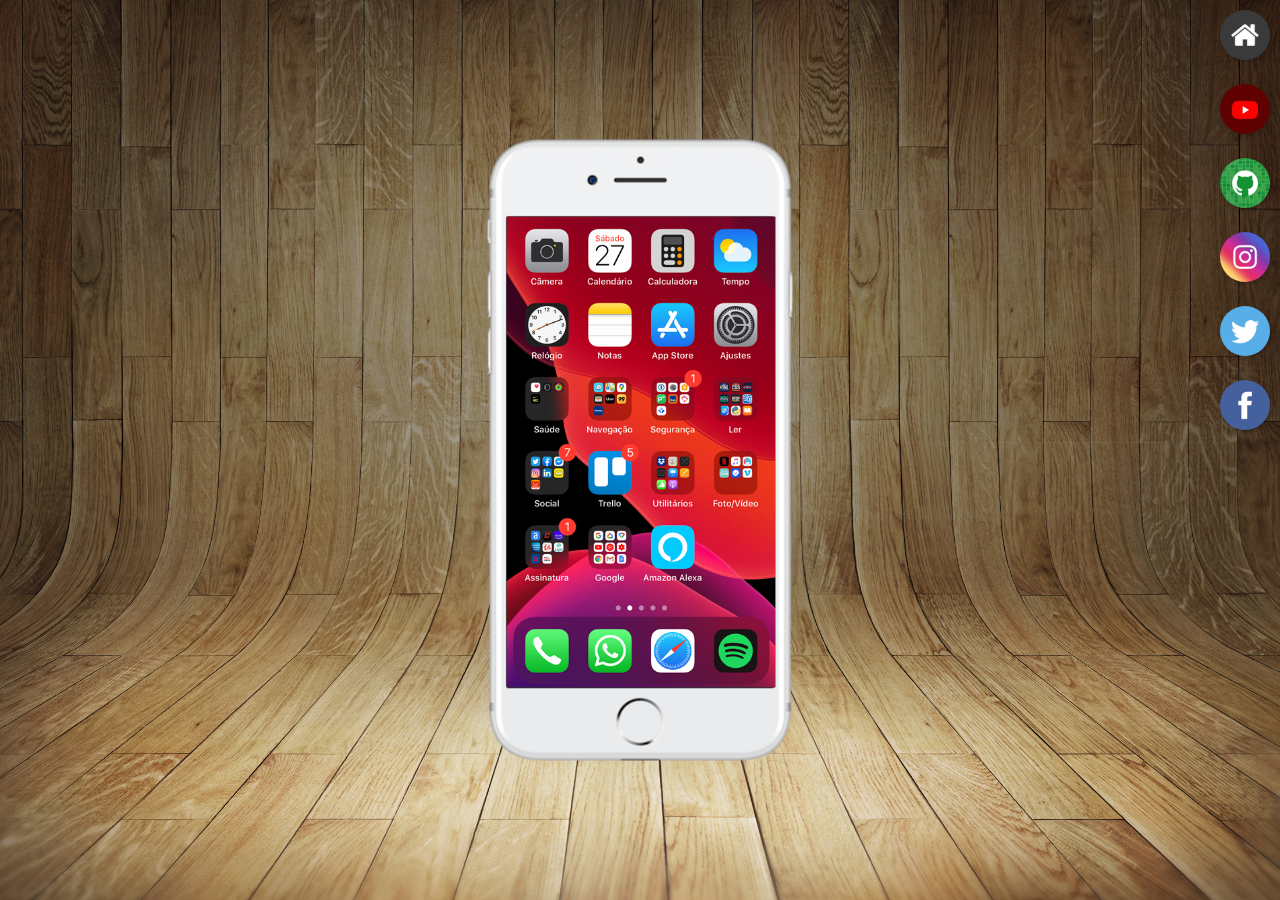
<file: index.html>
<!DOCTYPE html>
<html lang="pt-BR">

<head>
    <meta charset="UTF-8">
    <meta name="viewport" content="width=device-width, initial-scale=1.0">
    <link rel="shortcut icon" href="favicon.ico" type="image/x-icon">
    <link rel="stylesheet" href="estilos/style.css">
    <title>Projetos Redes Sociais</title>
</head>

<body>
    <main>
        <section id="fone">
            <iframe src="home.html" name="tela" id="tela" frameborder="0">
                Seu navegador não é compativel com isso!
            </iframe>
        </section>
        <section id="redes-sociais">
            <a href="home.html" target="tela"><img src="imagens/logo-home.jpg" alt="Home"></a><br>
            <a href="youtube.html" target="tela"><img src="imagens/logo-youtube.jpg" alt="YouTube"></a><br>
            <a href="github.html" target="tela"><img src="imagens/logo-github.jpg" alt="GitHub"></a><br>
            <a href="instagram.html" target="tela"><img src="imagens/logo-instagram.jpg" alt="Instagram"></a><br>
            <a href="twitter.html" target="tela"><img src="imagens/logo-twitter.jpg" alt="Twitter"></a><br>
            <a href="facebook.html" target="tela"><img src="imagens/logo-facebook.jpg" alt="Facebook"></a>
        </section>
    </main>
</body>

</html>
</file>
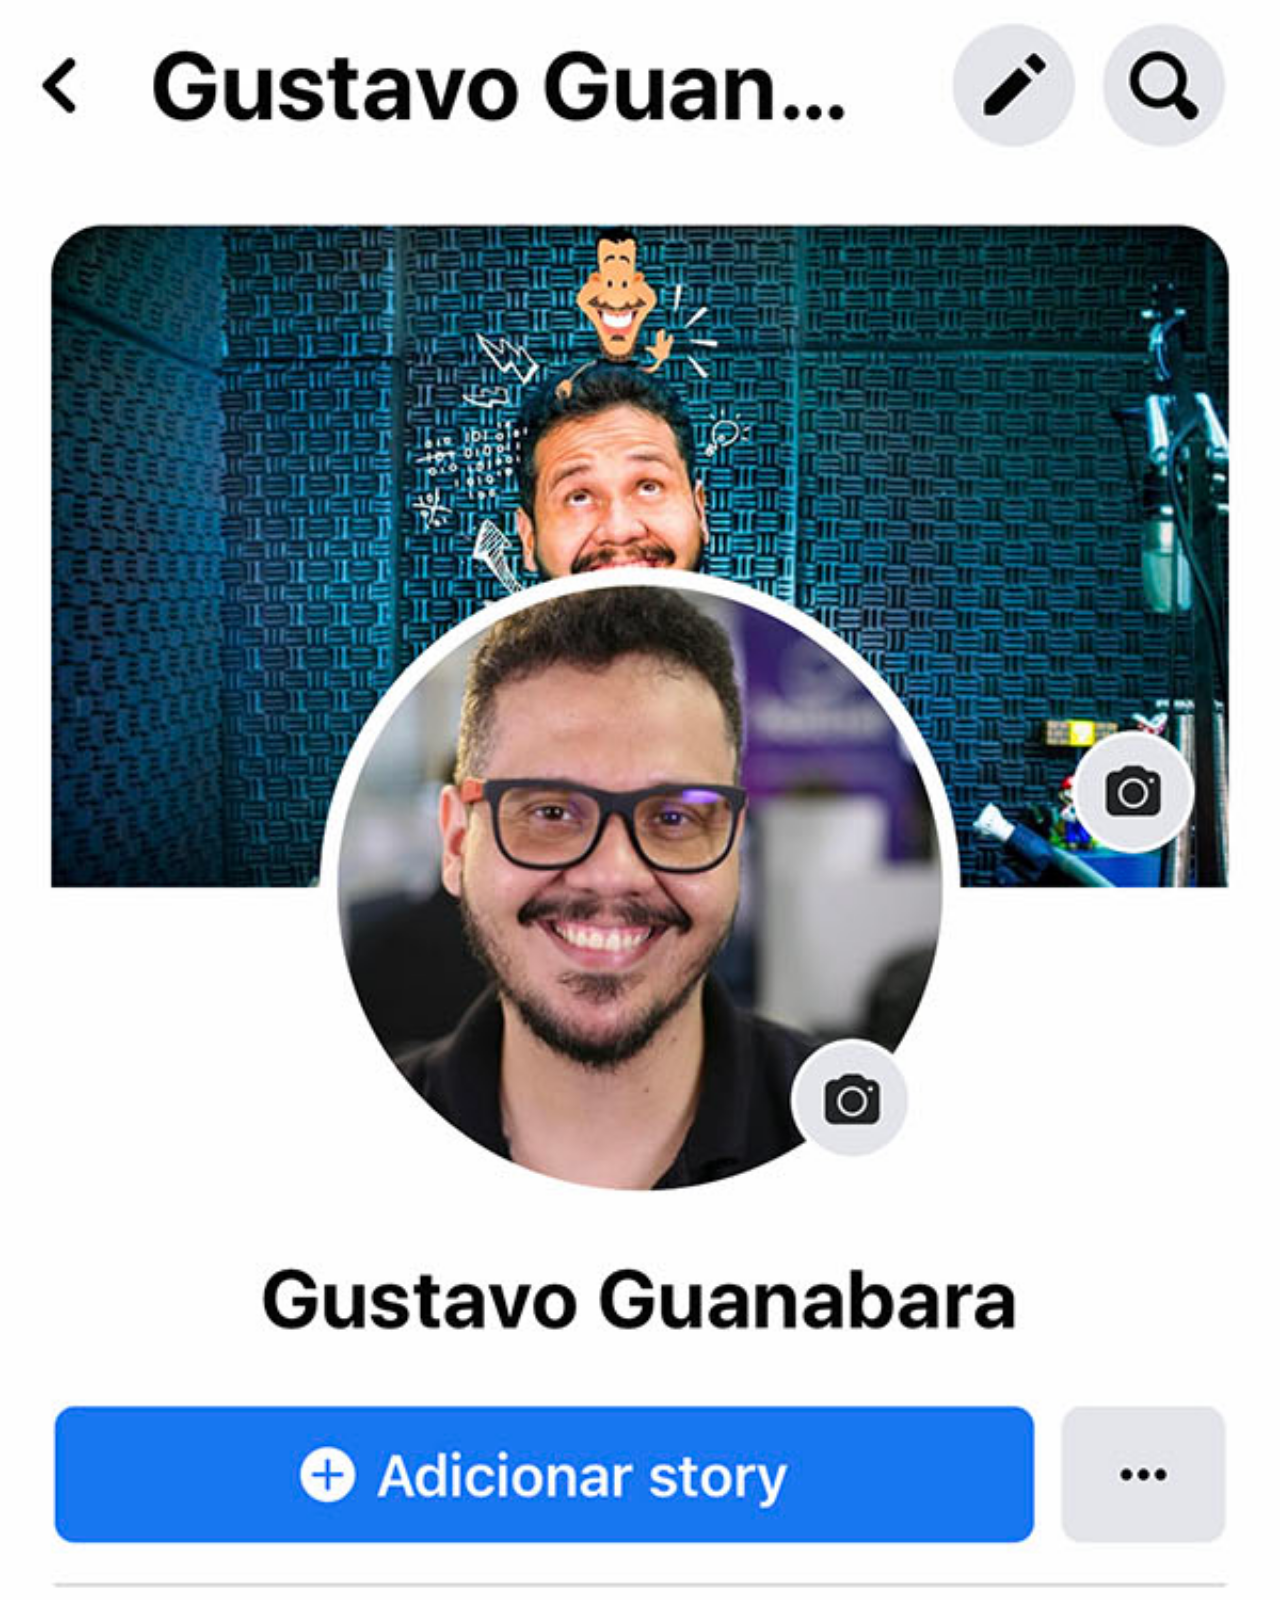
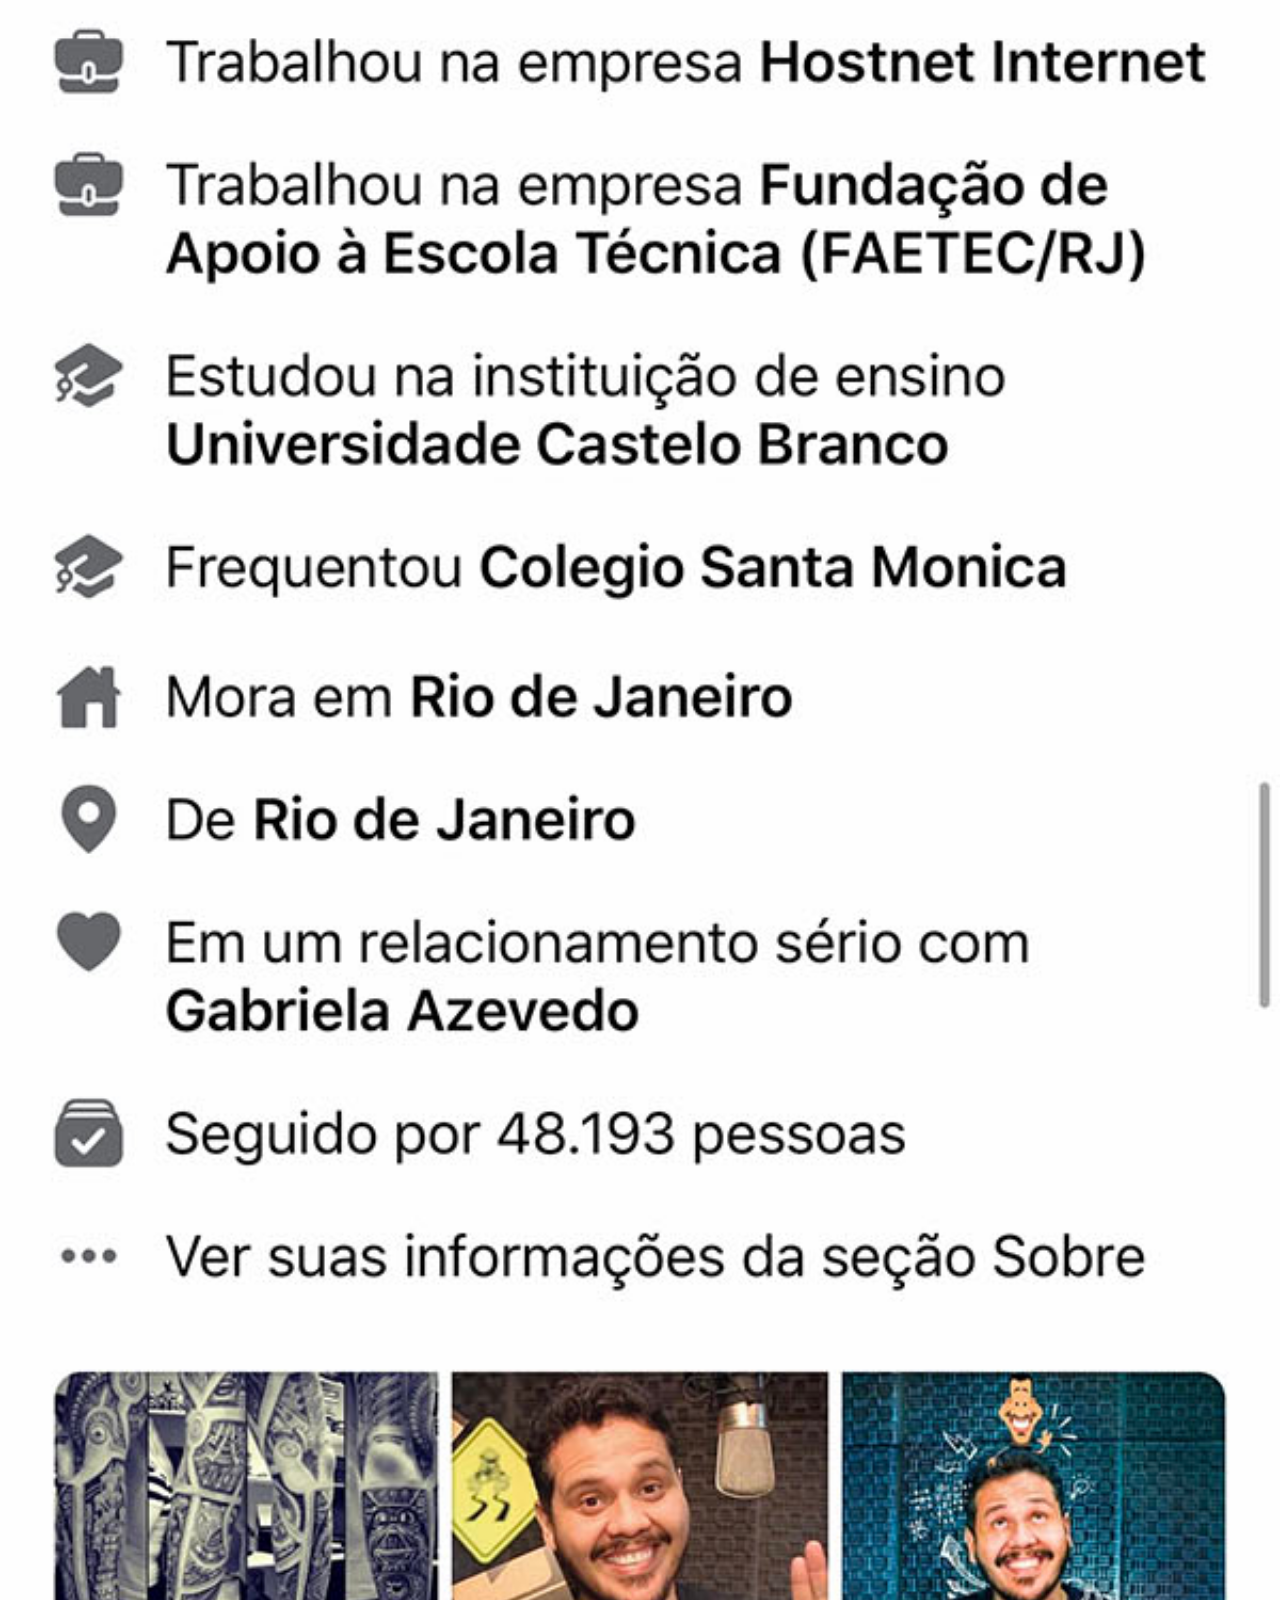
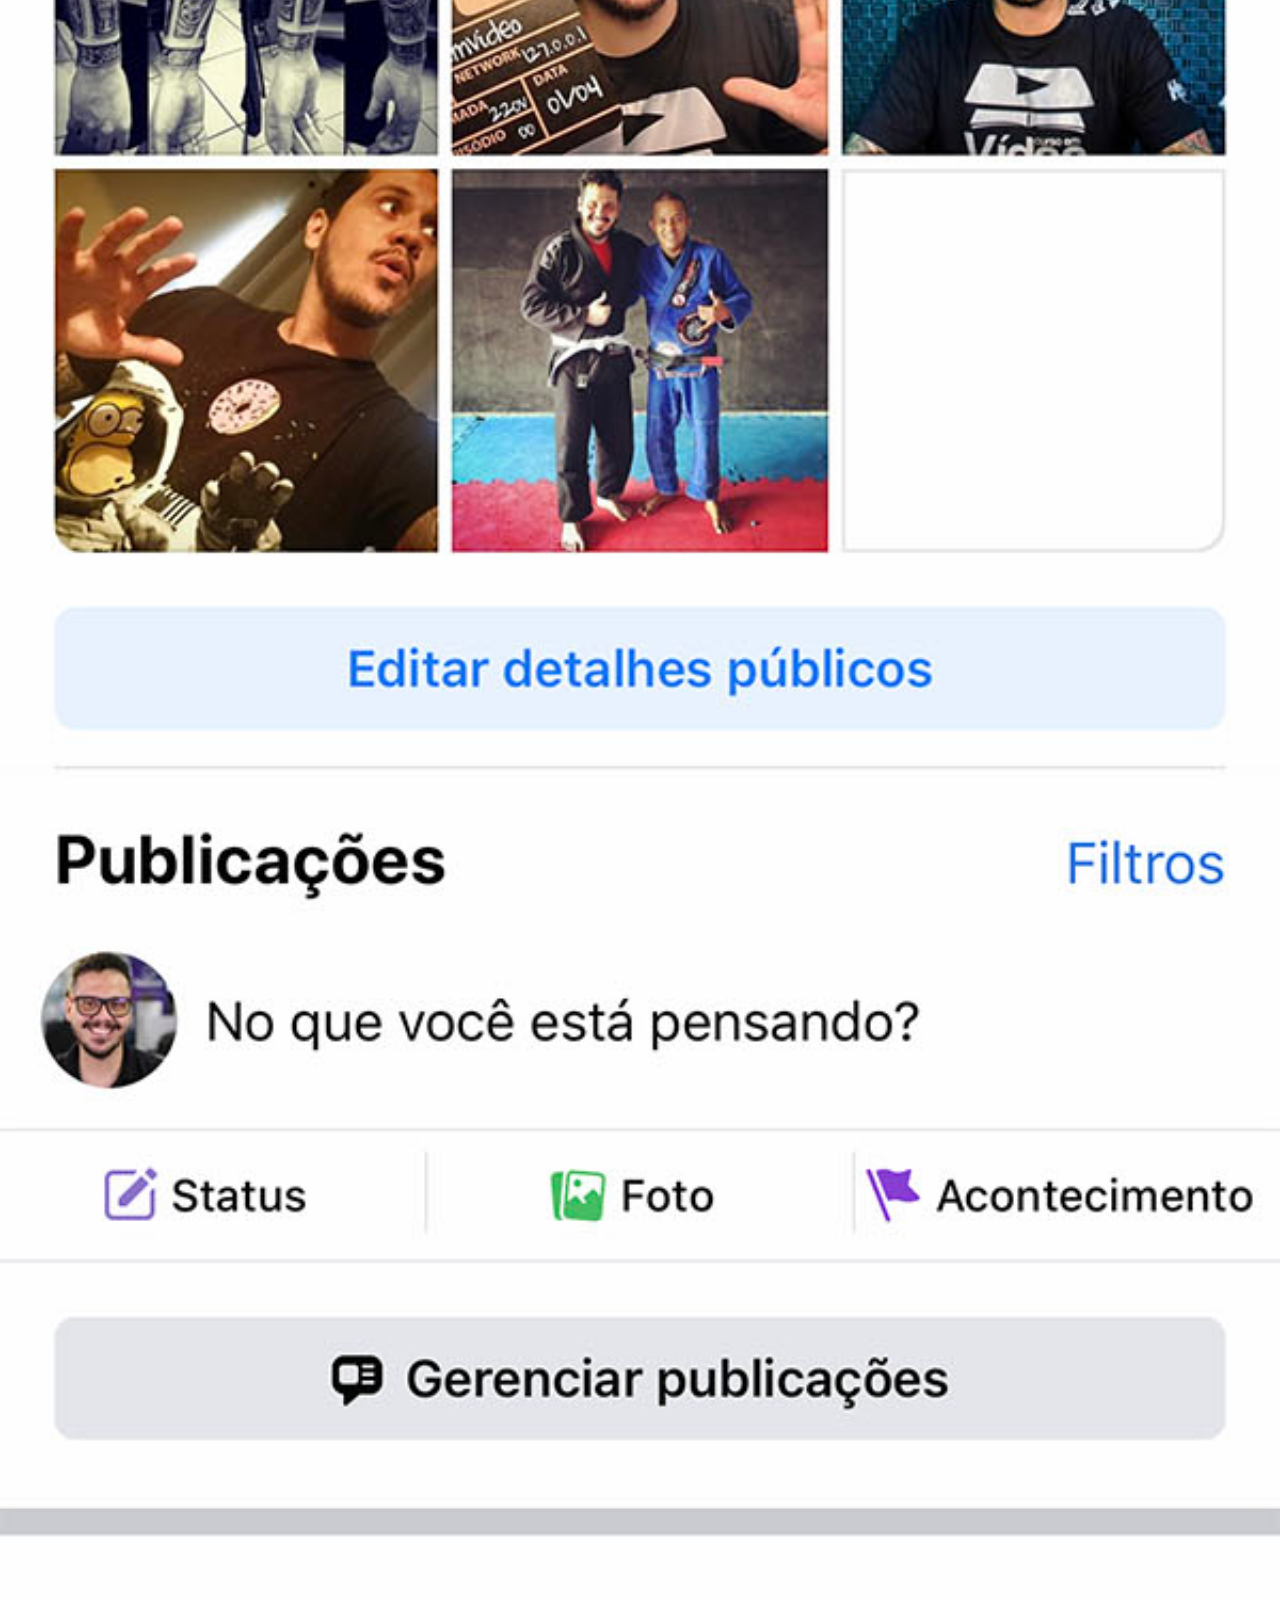
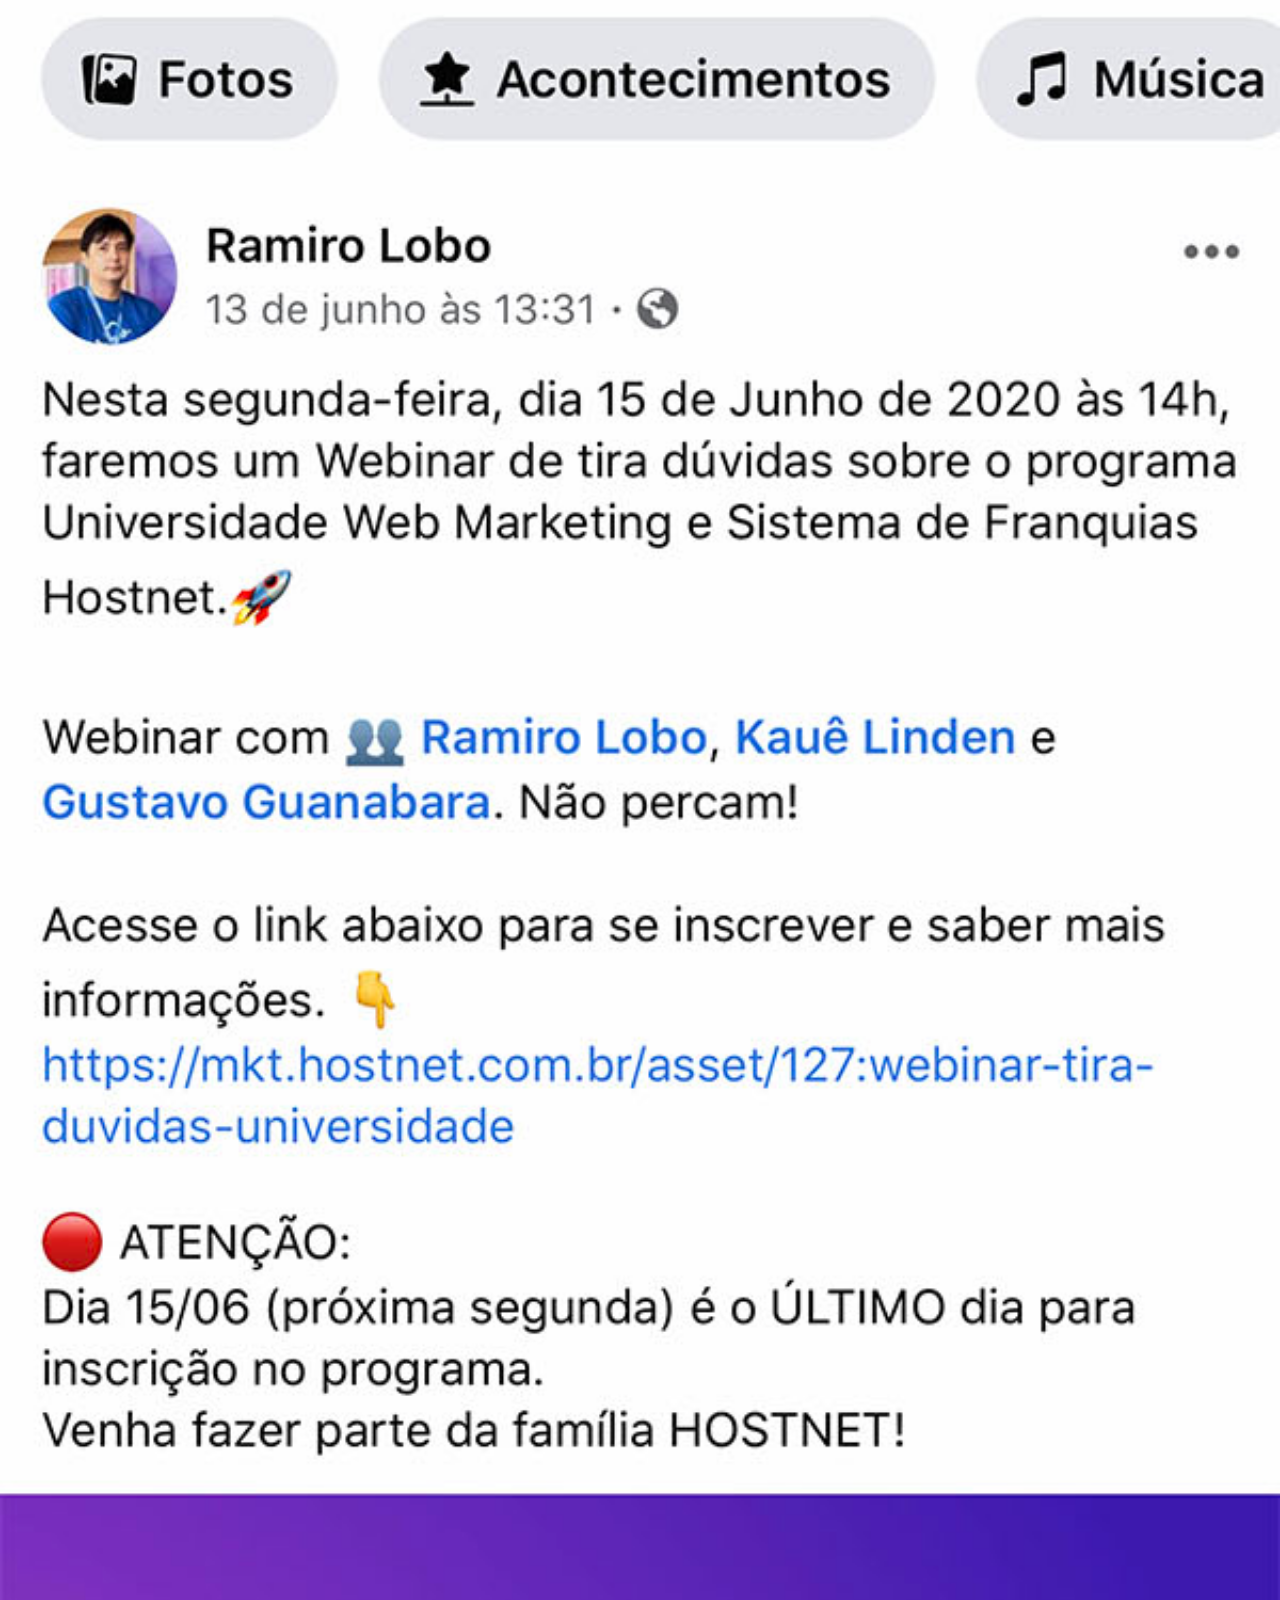
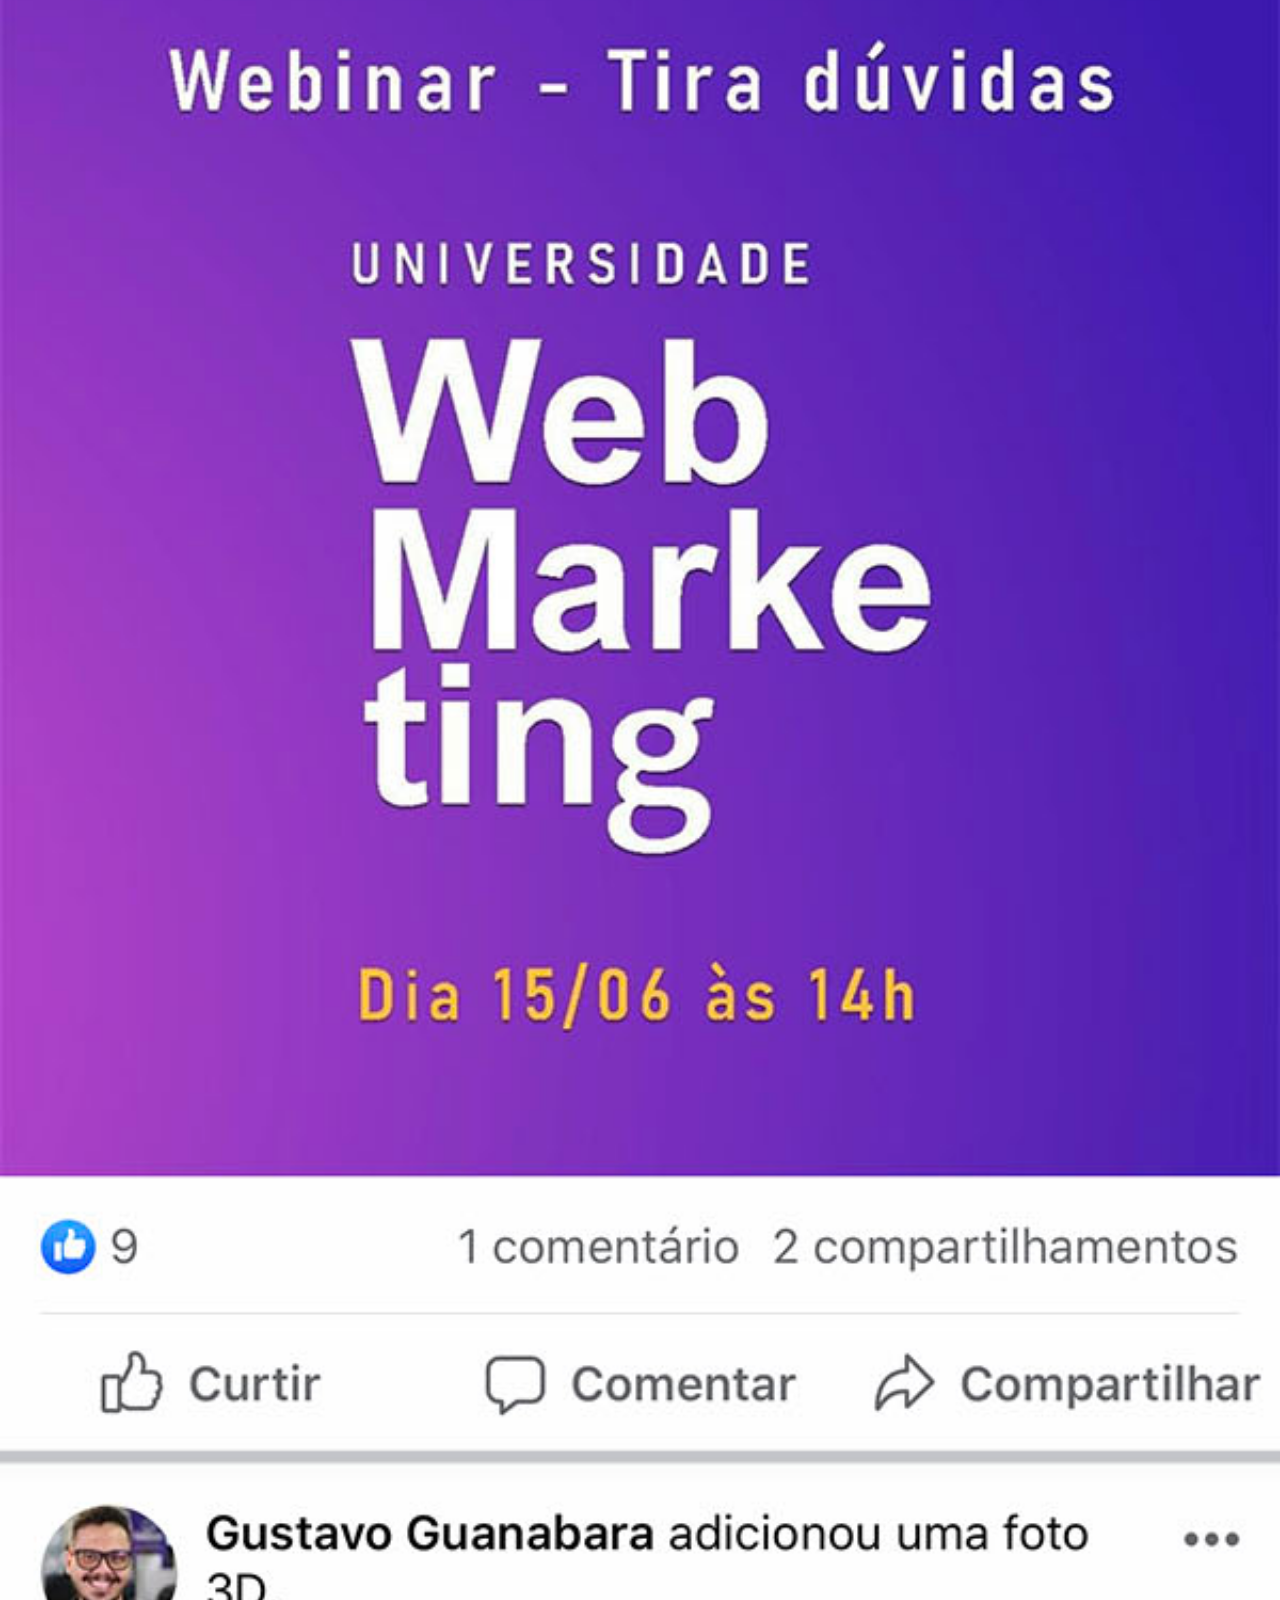
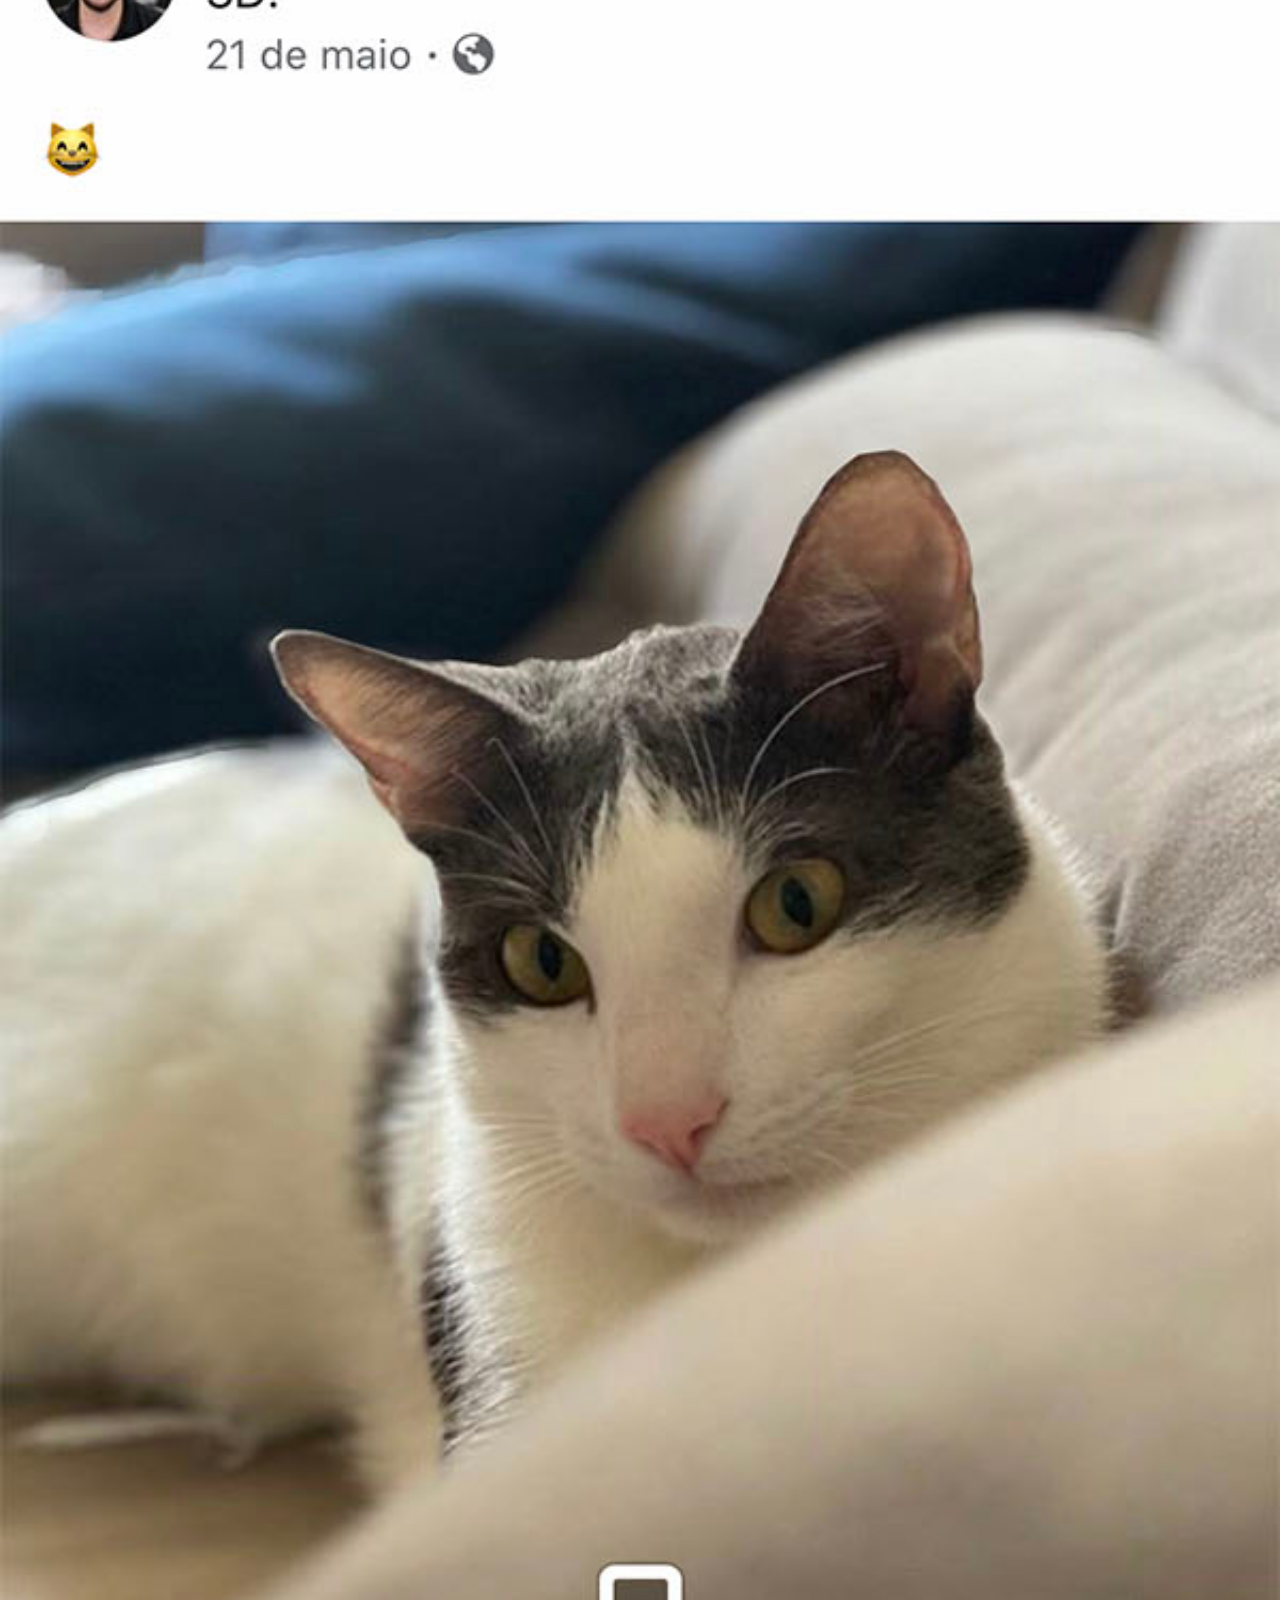
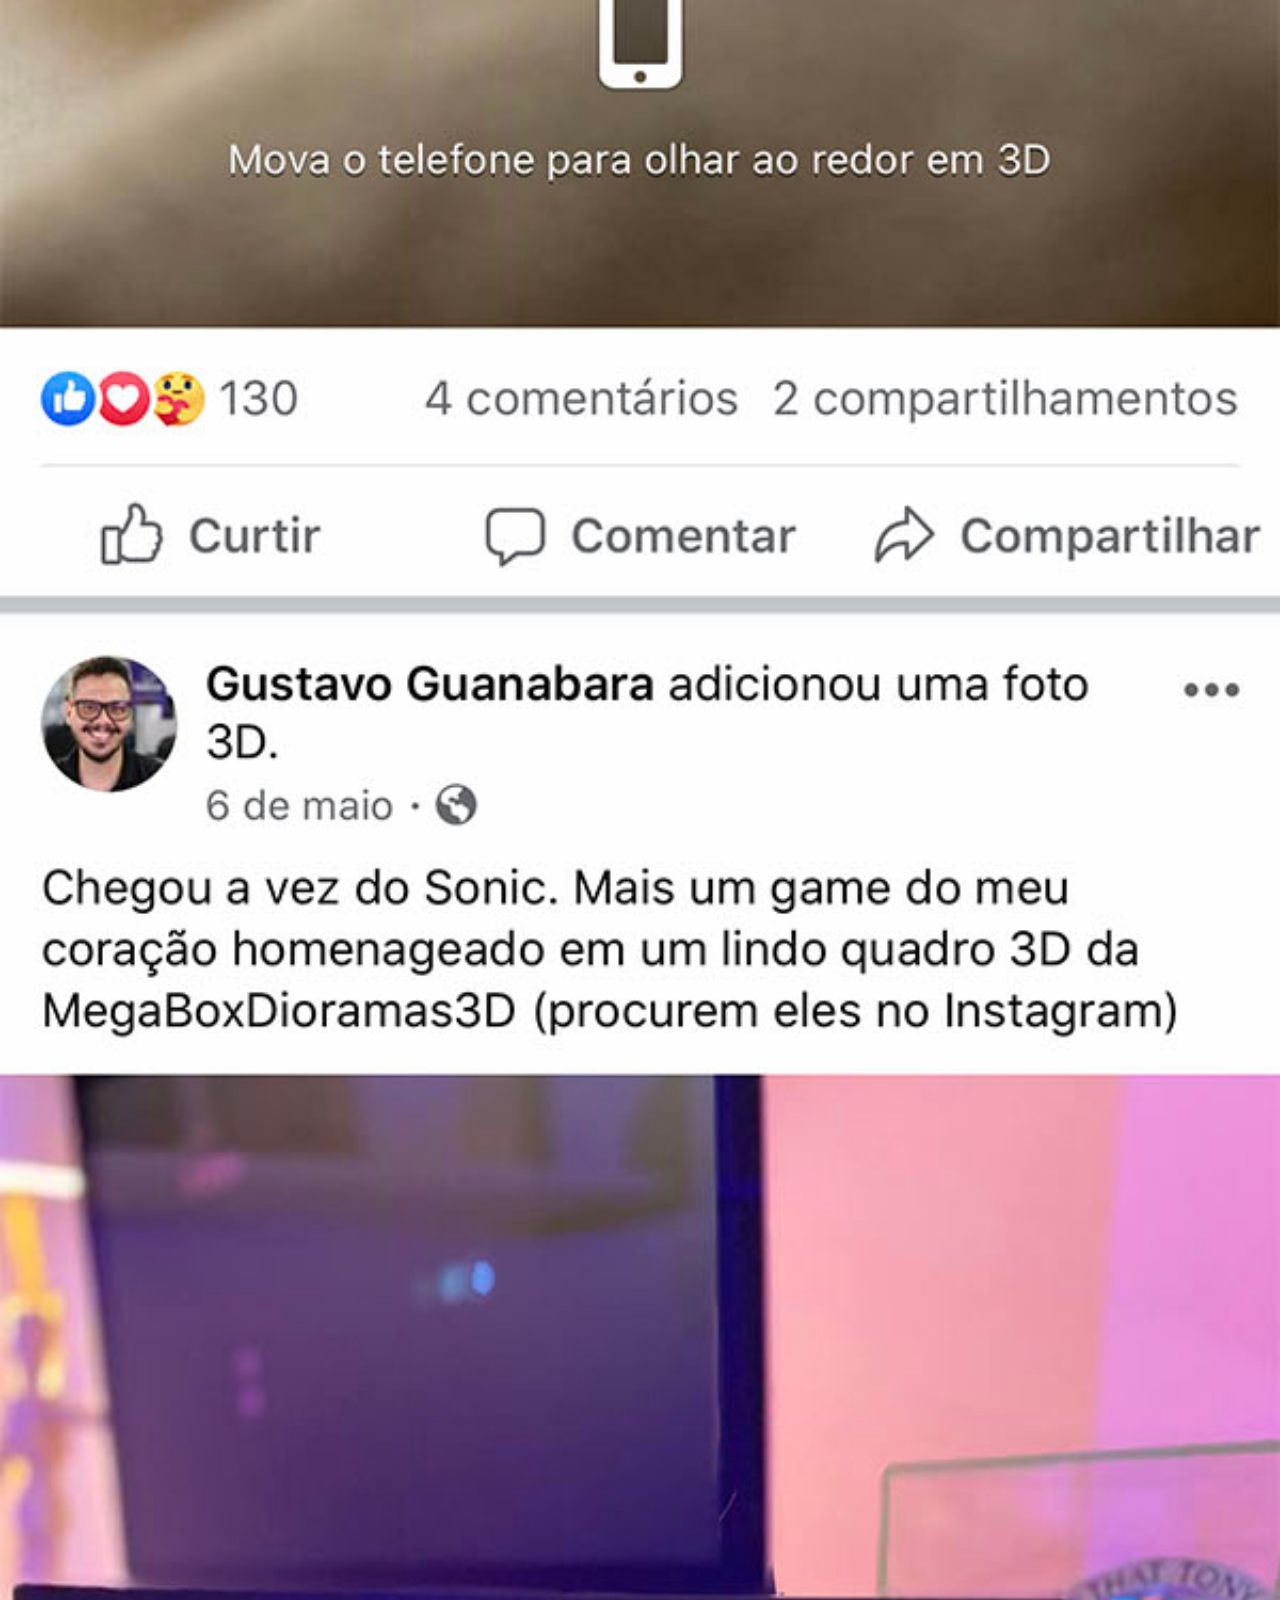
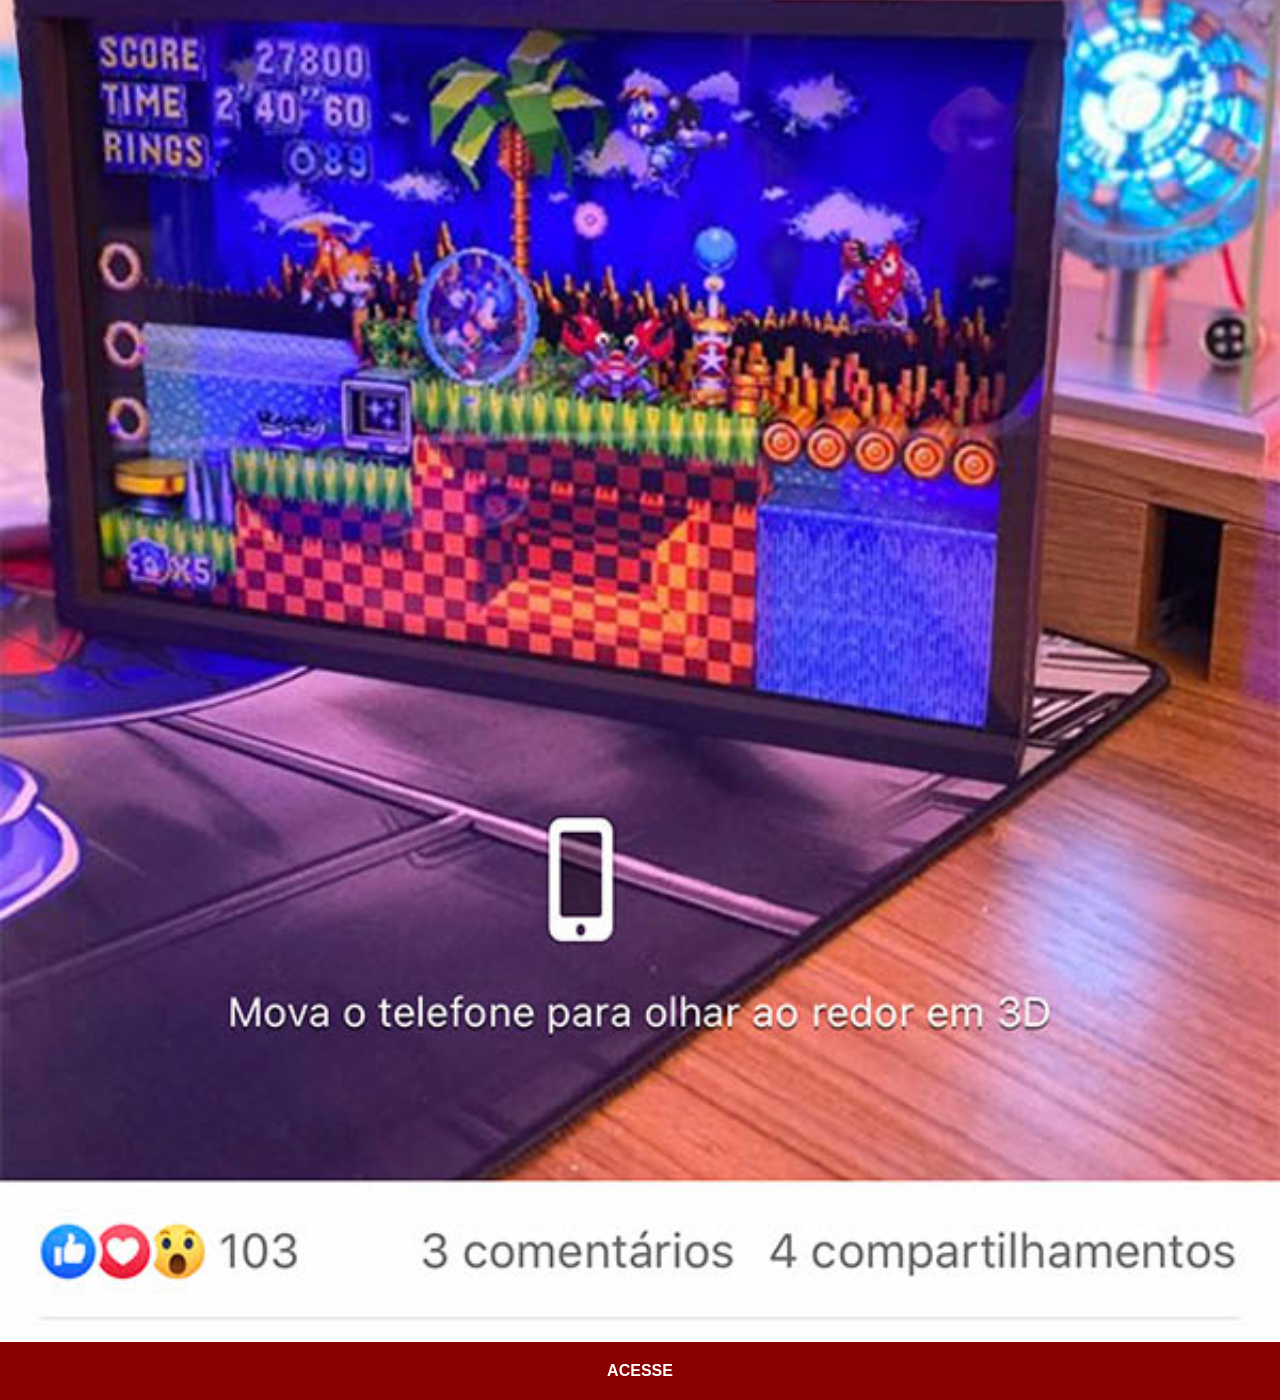
<file: facebook.html>
<!DOCTYPE html>
<html lang="pt-BR">
<head>
    <meta charset="UTF-8">
    <meta name="viewport" content="width=device-width, initial-scale=1.0">
    <link rel="stylesheet" href="estilos/social.css">
    <title>Facebook</title>
</head>
<body>
    <img src="imagens/tela-facebook.jpg" alt="Facebook">
    <a href="#">ACESSE</a>
</body>
</html>
</file>
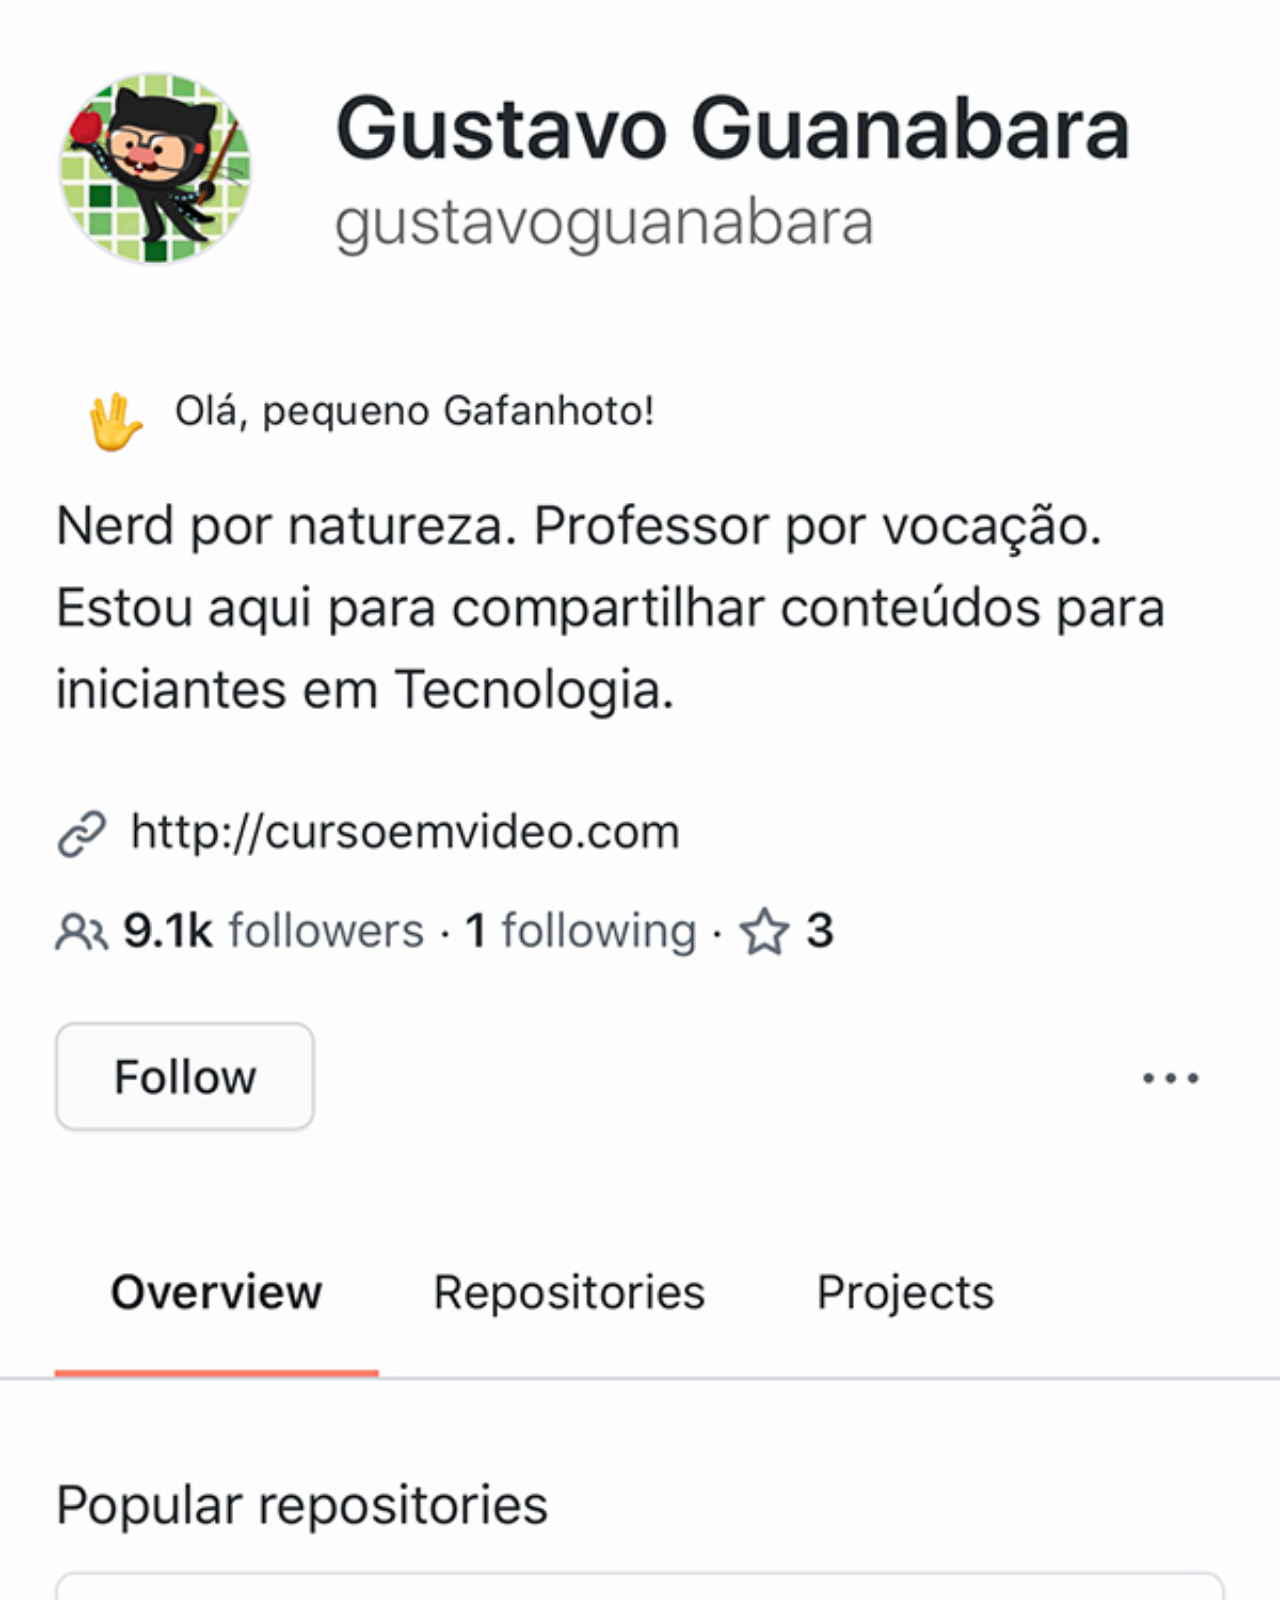
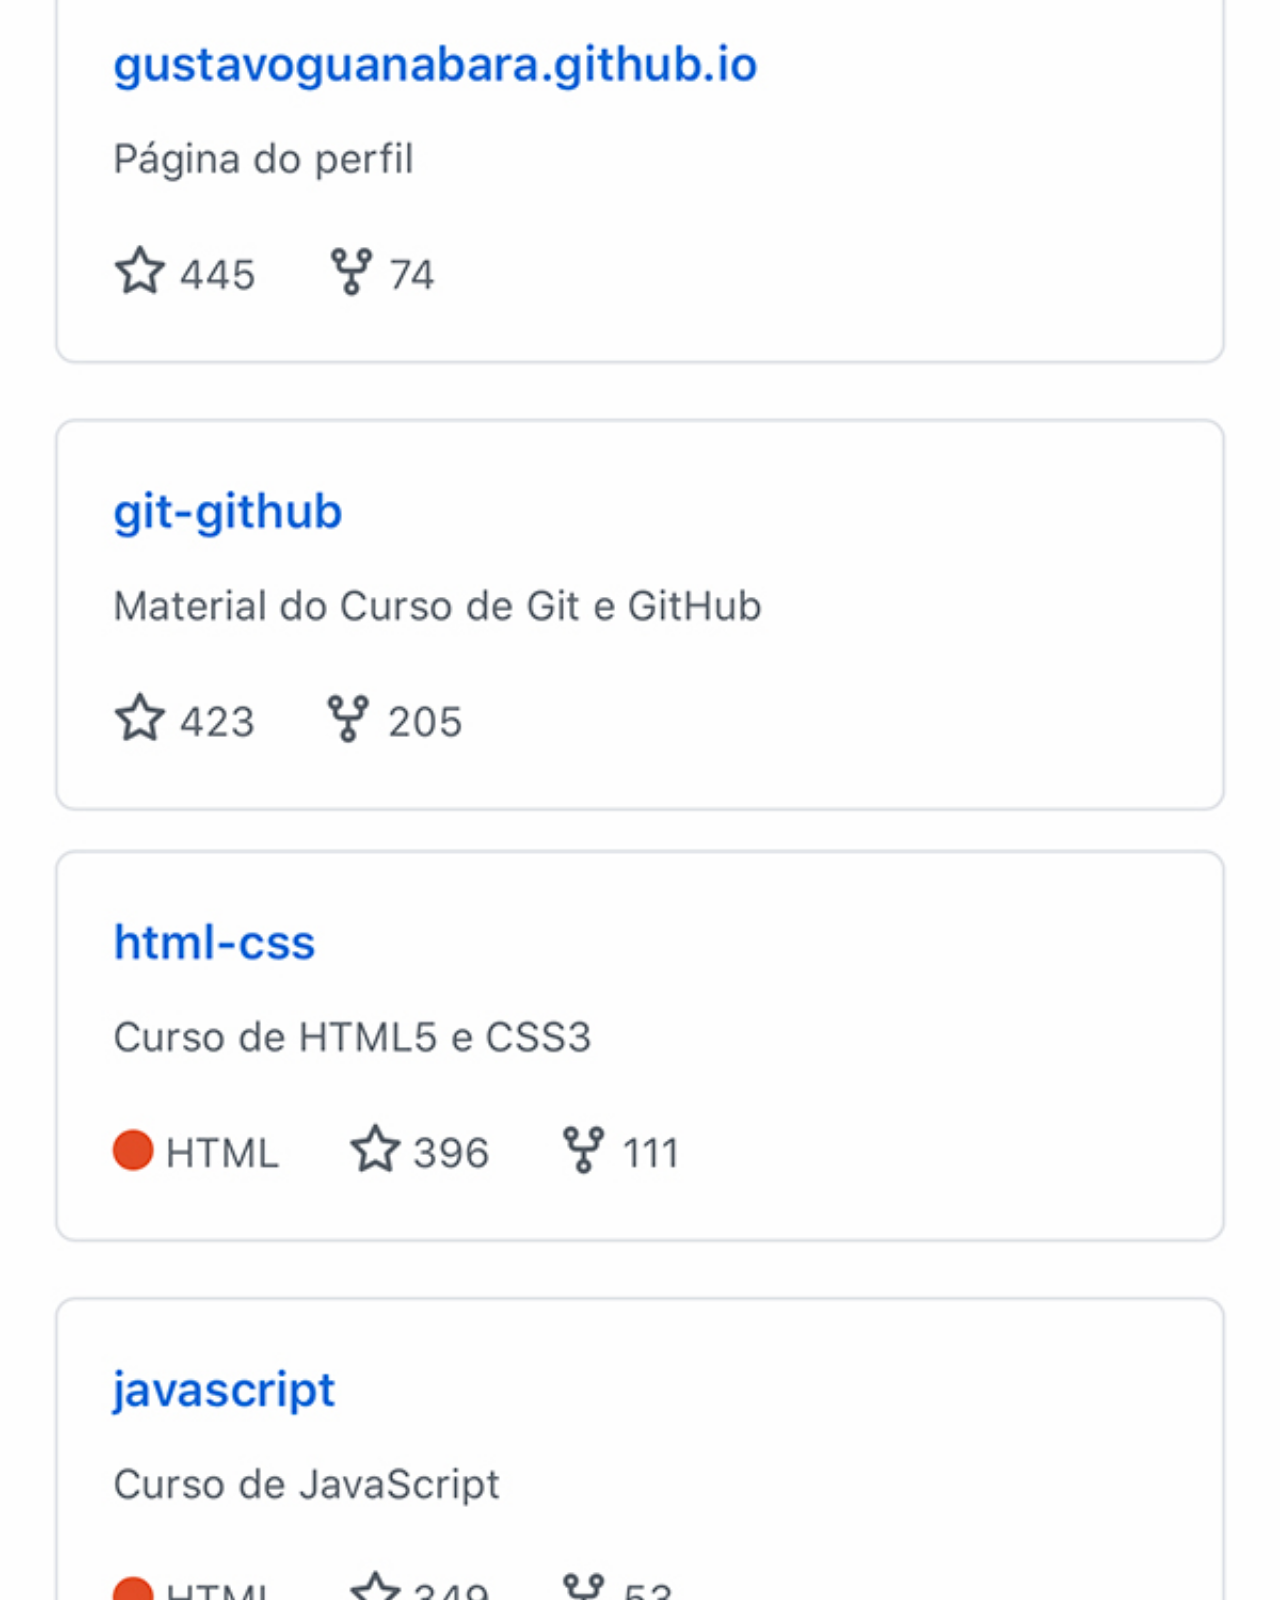
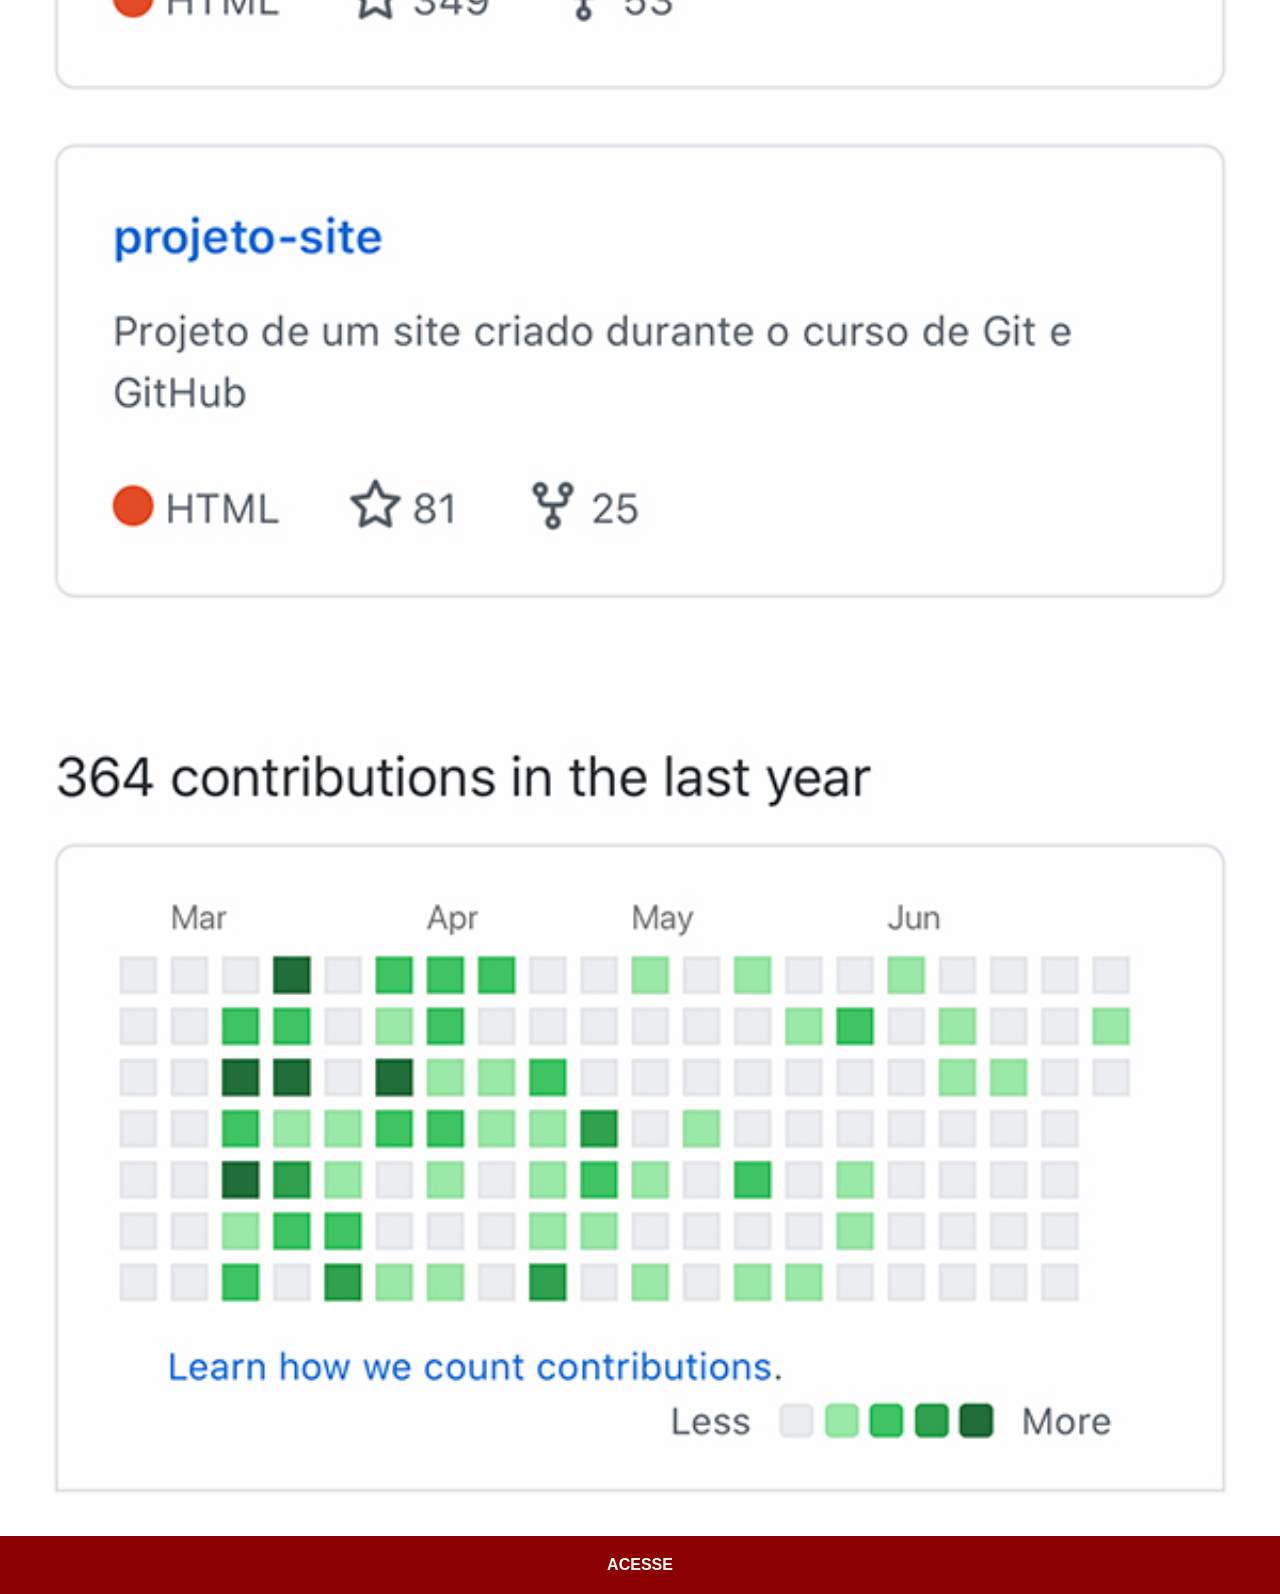
<file: github.html>
<!DOCTYPE html>
<html lang="pt-BR">
<head>
    <meta charset="UTF-8">
    <meta name="viewport" content="width=device-width, initial-scale=1.0">
    <link rel="stylesheet" href="estilos/social.css">
    <title>GitHub</title>
</head>
<body>
    <img src="imagens/tela-github.jpg" alt="GitHub">
    <a href="#">ACESSE</a>
</body>
</html>
</file>
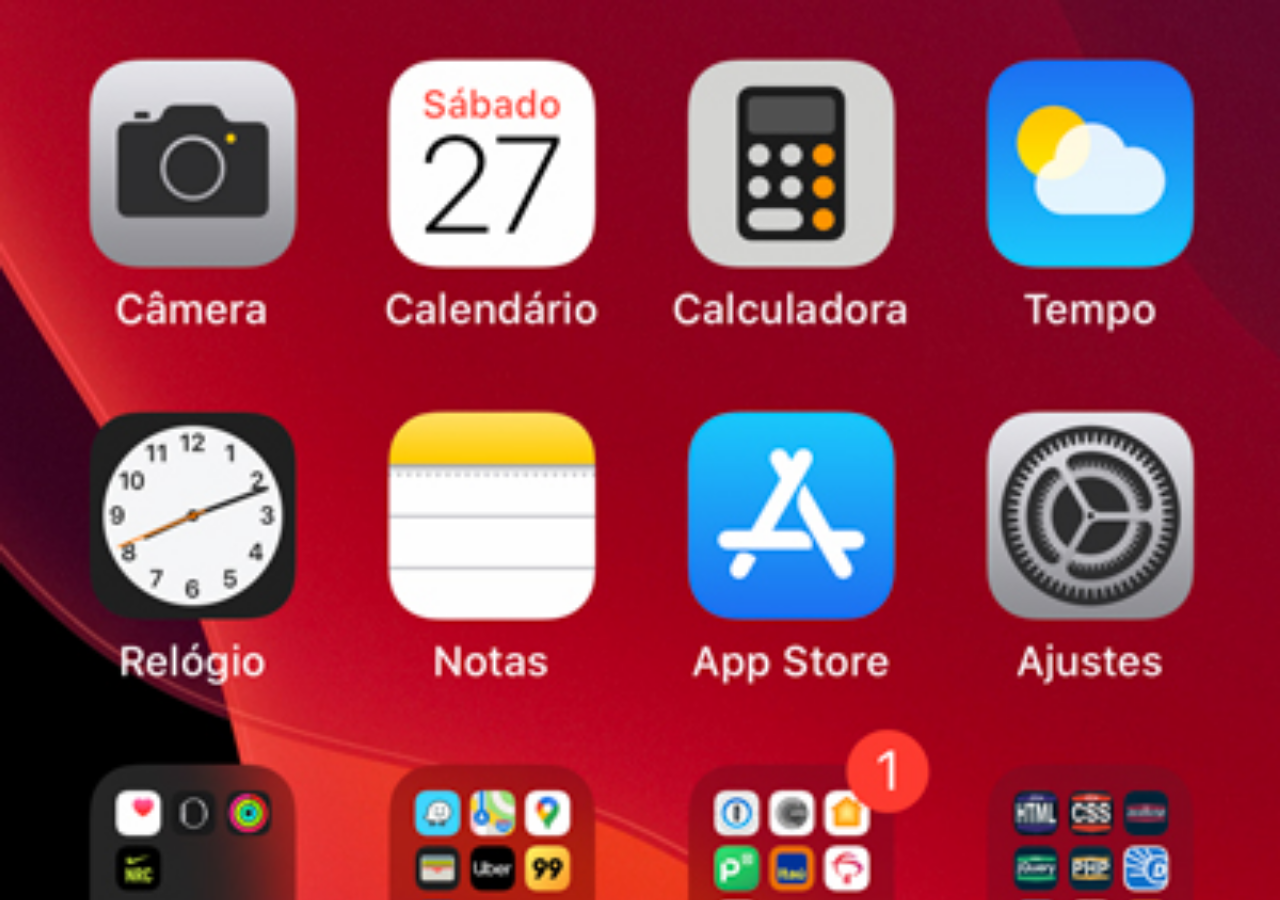
<file: home.html>
<!DOCTYPE html>
<html lang="pt-BR">
<head>
    <meta charset="UTF-8">
    <meta name="viewport" content="width=device-width, initial-scale=1.0">
    <title>Home</title>
    <style>
        *{
            margin: 0px;
            padding: 0px;
        }
        body{
            width: 100vw;
            height: 100vh;
            background: black url(imagens/tela-home.jpg) no-repeat top center;
            background-size: cover;
        }
    </style>
</head>
<body>
    
</body>
</html>
</file>
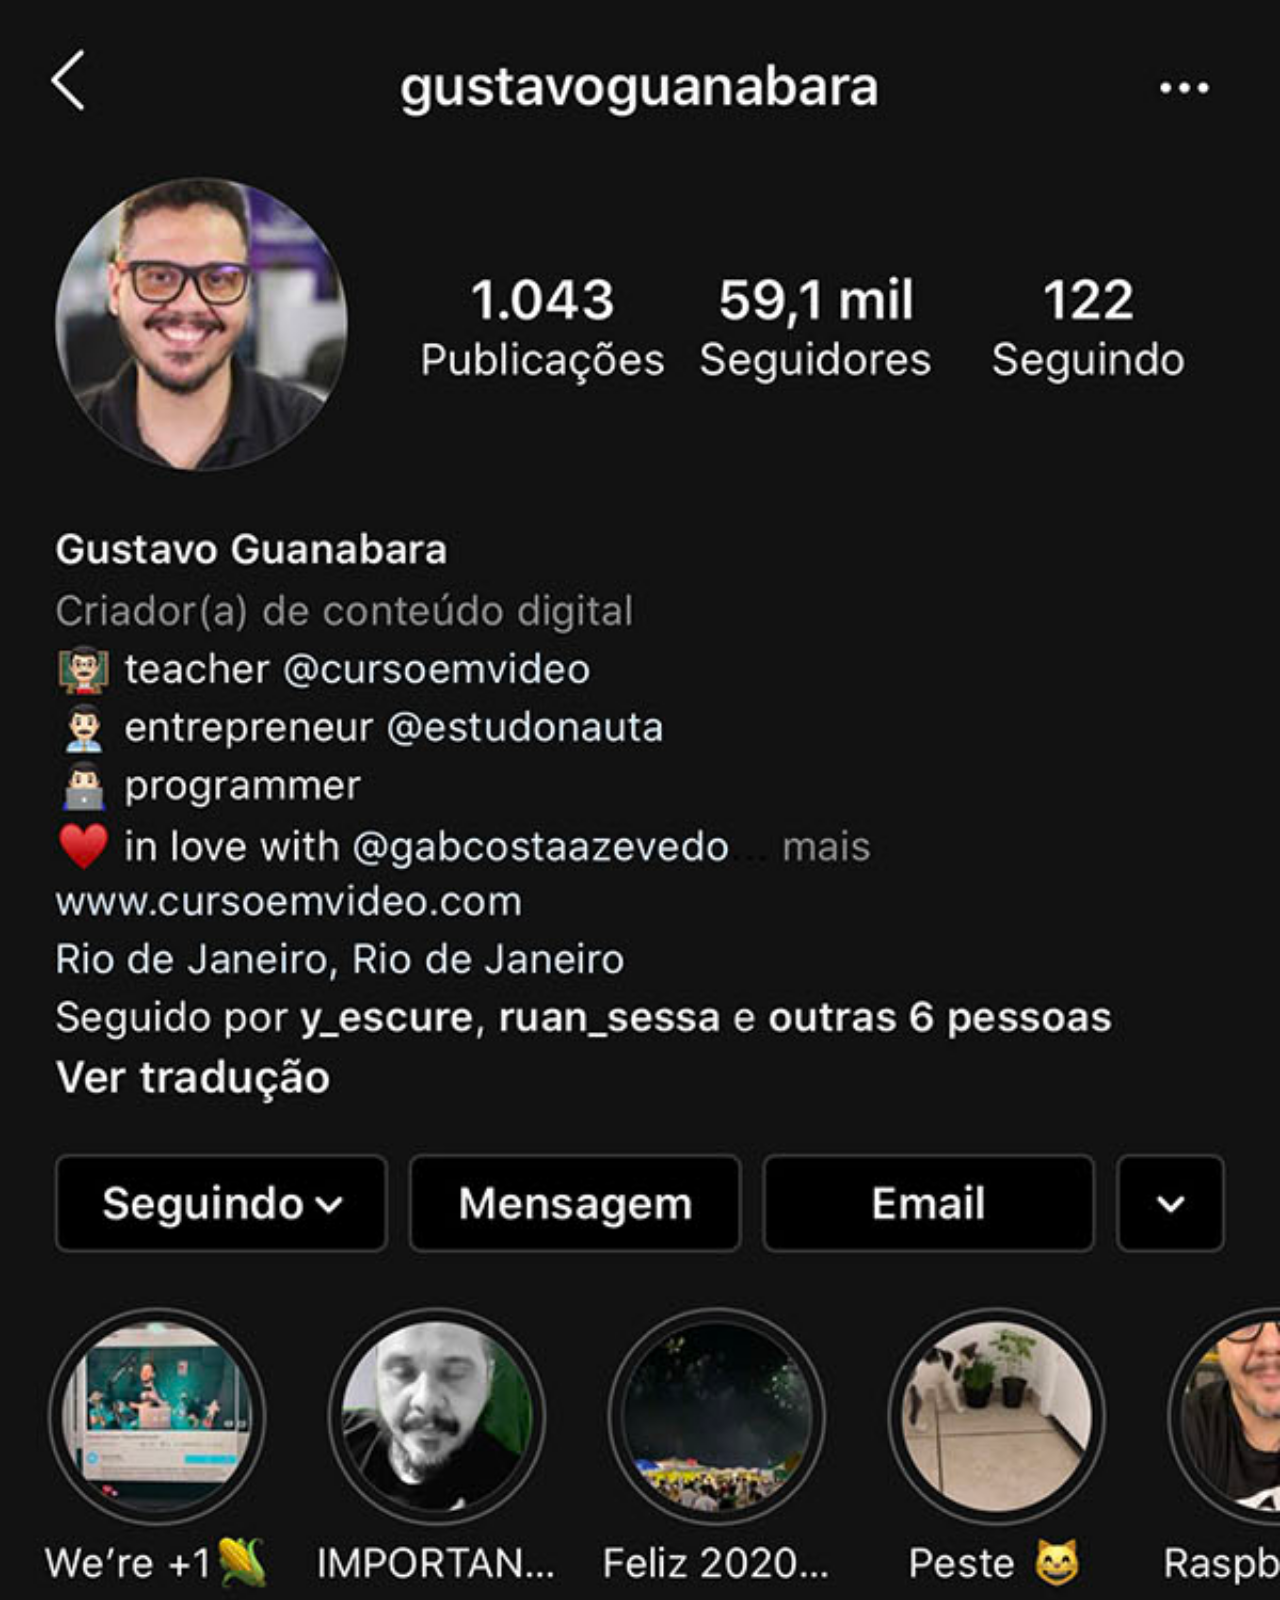
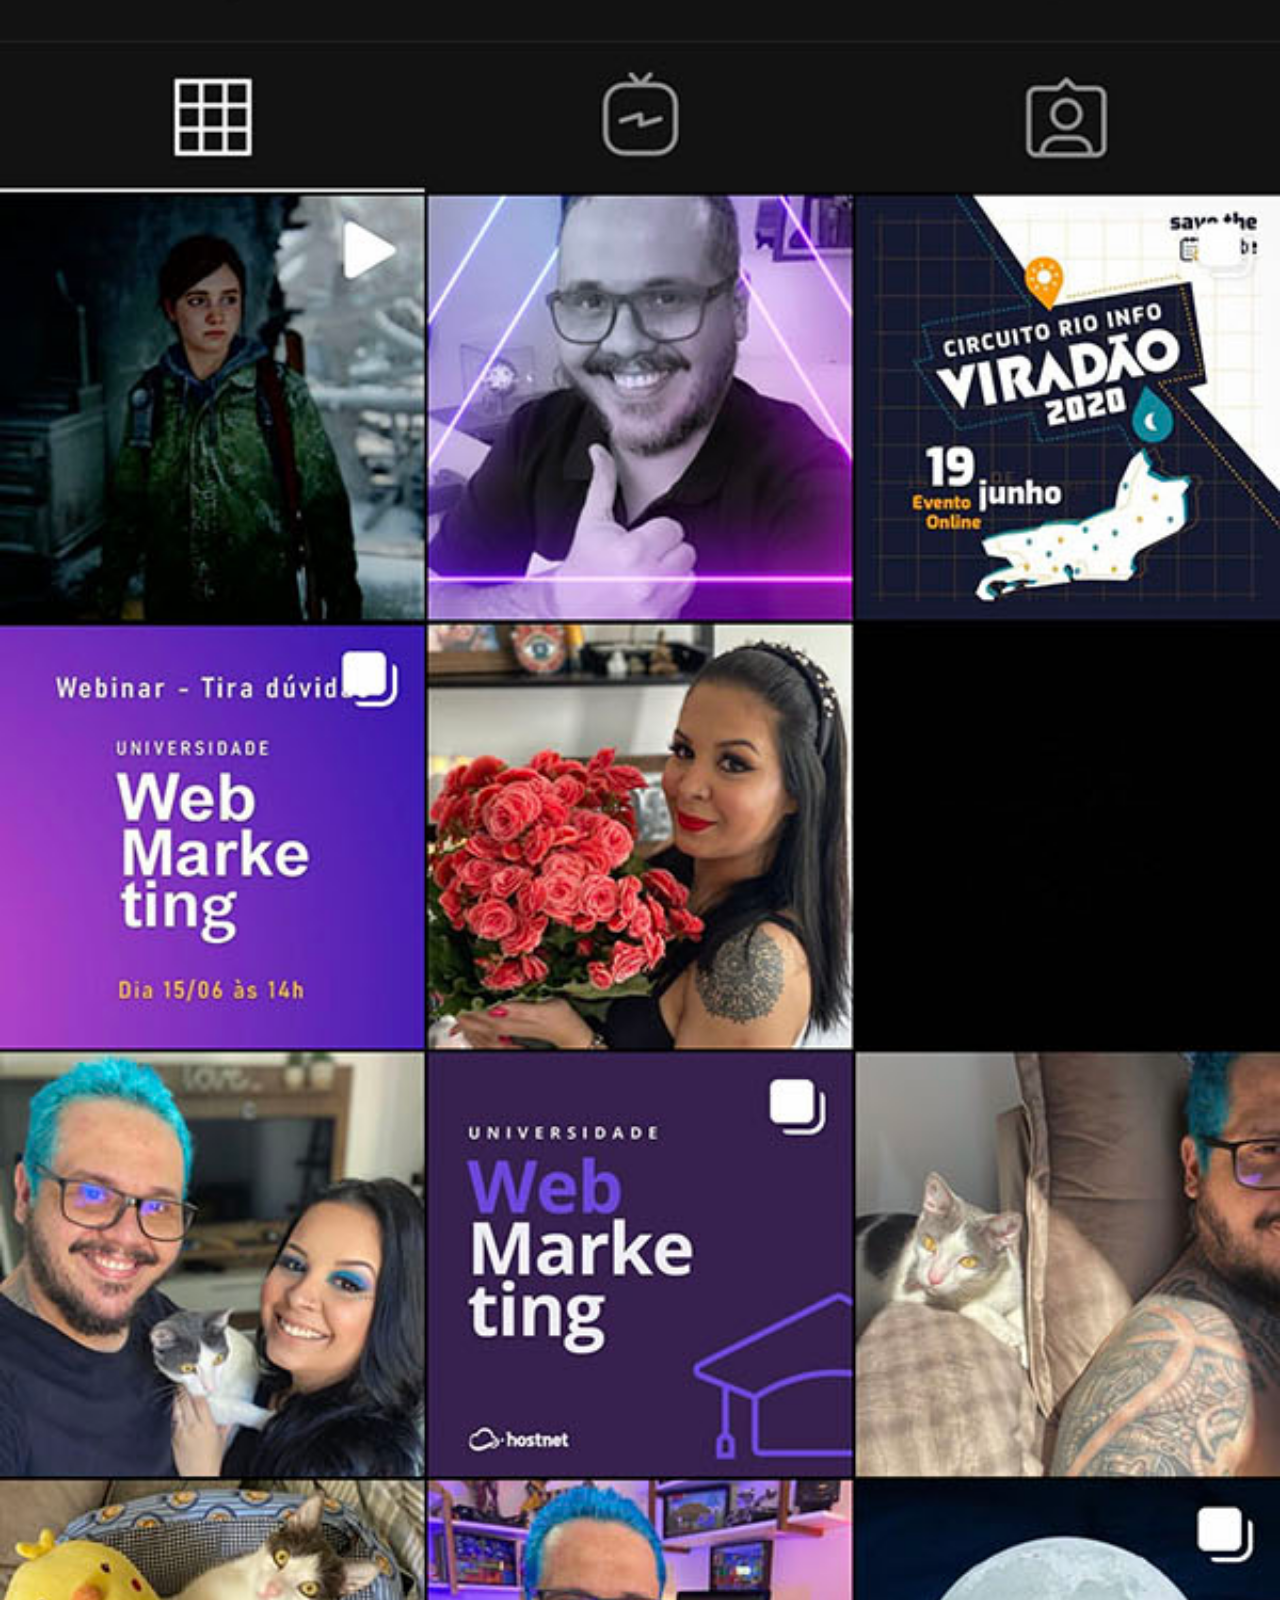
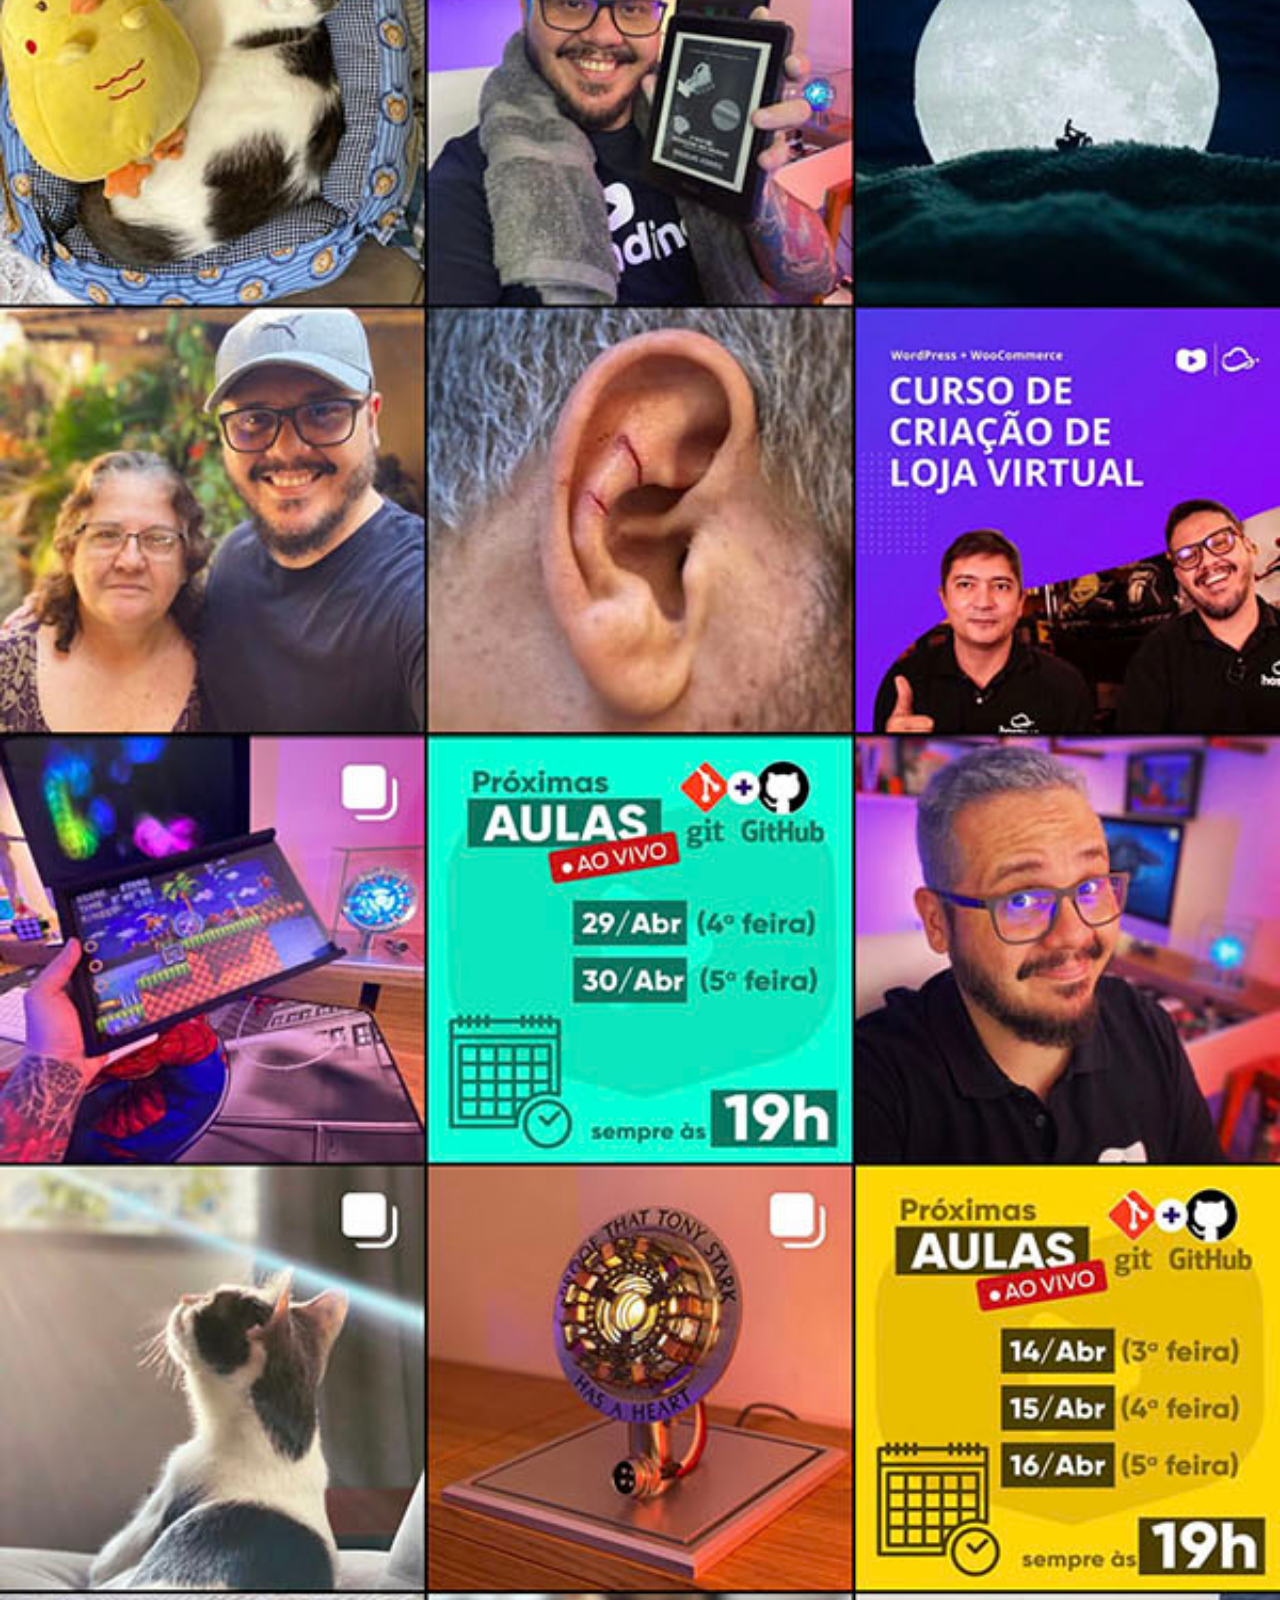
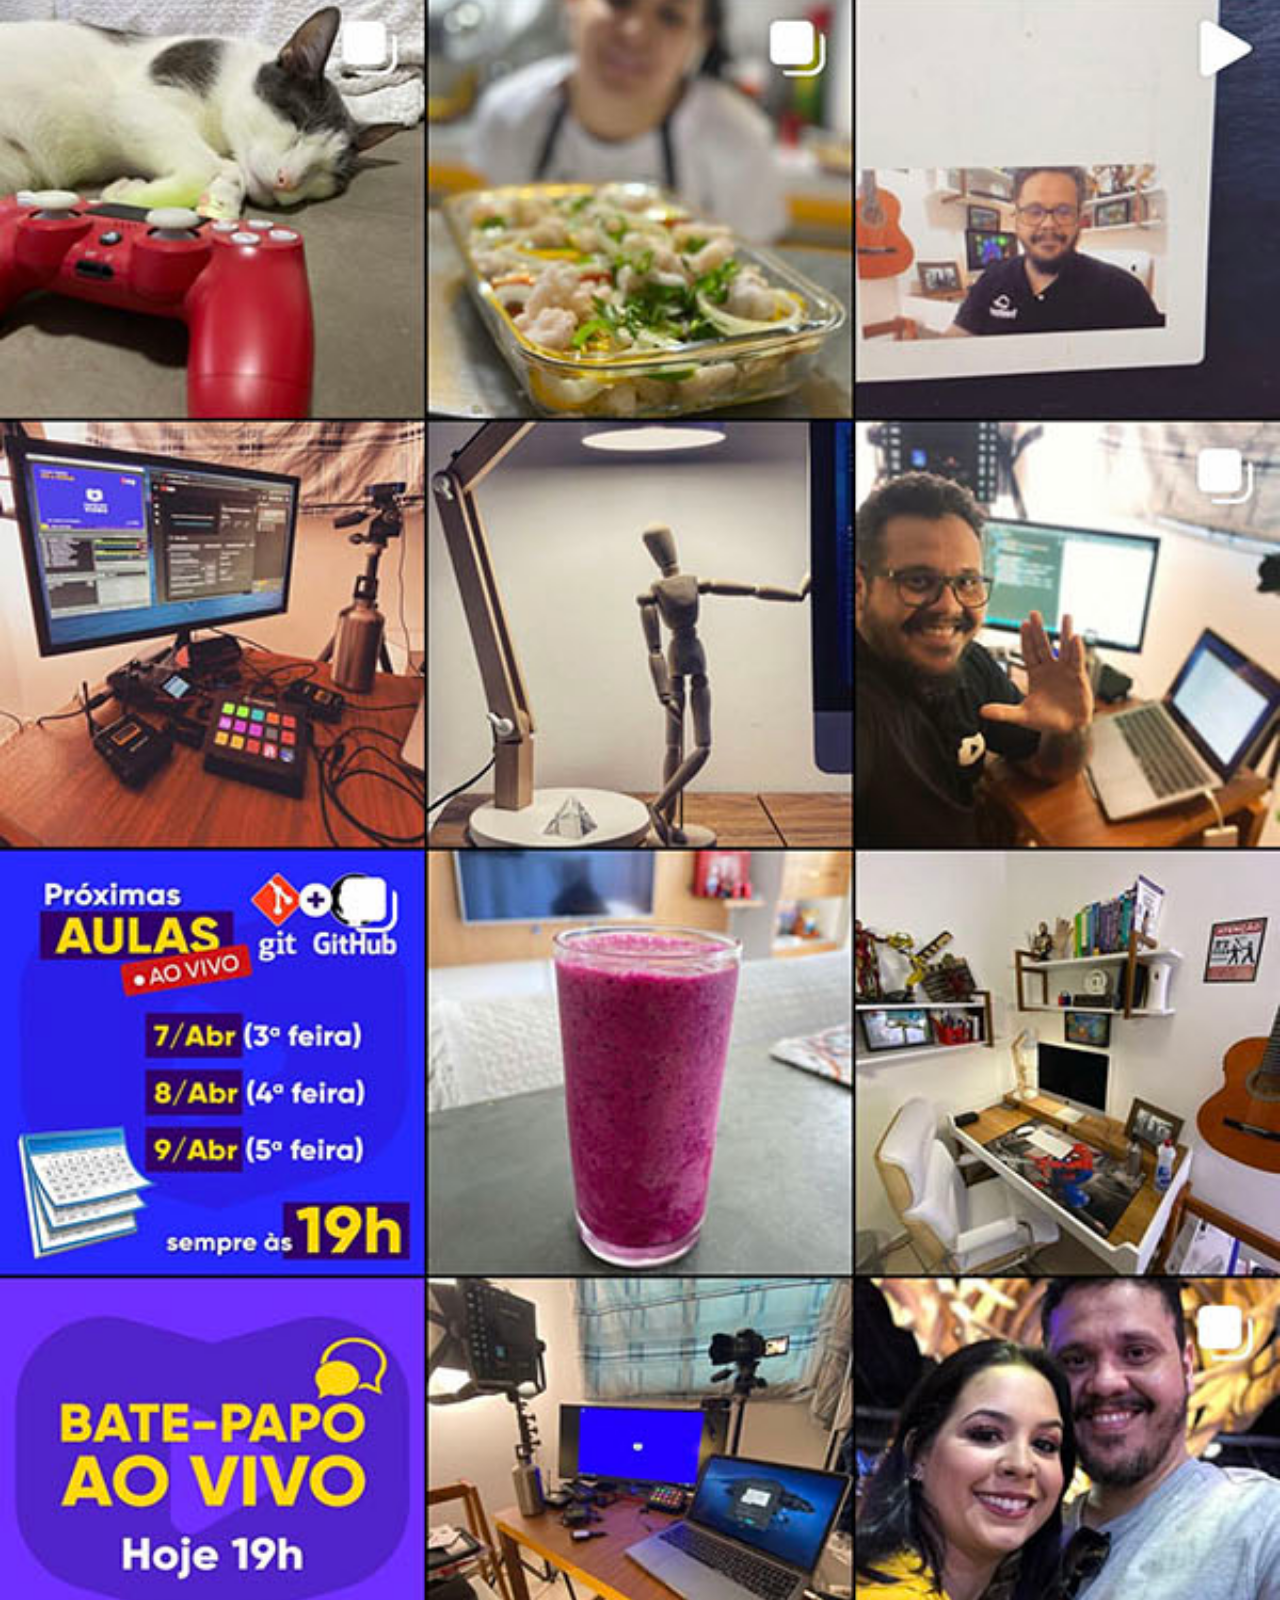
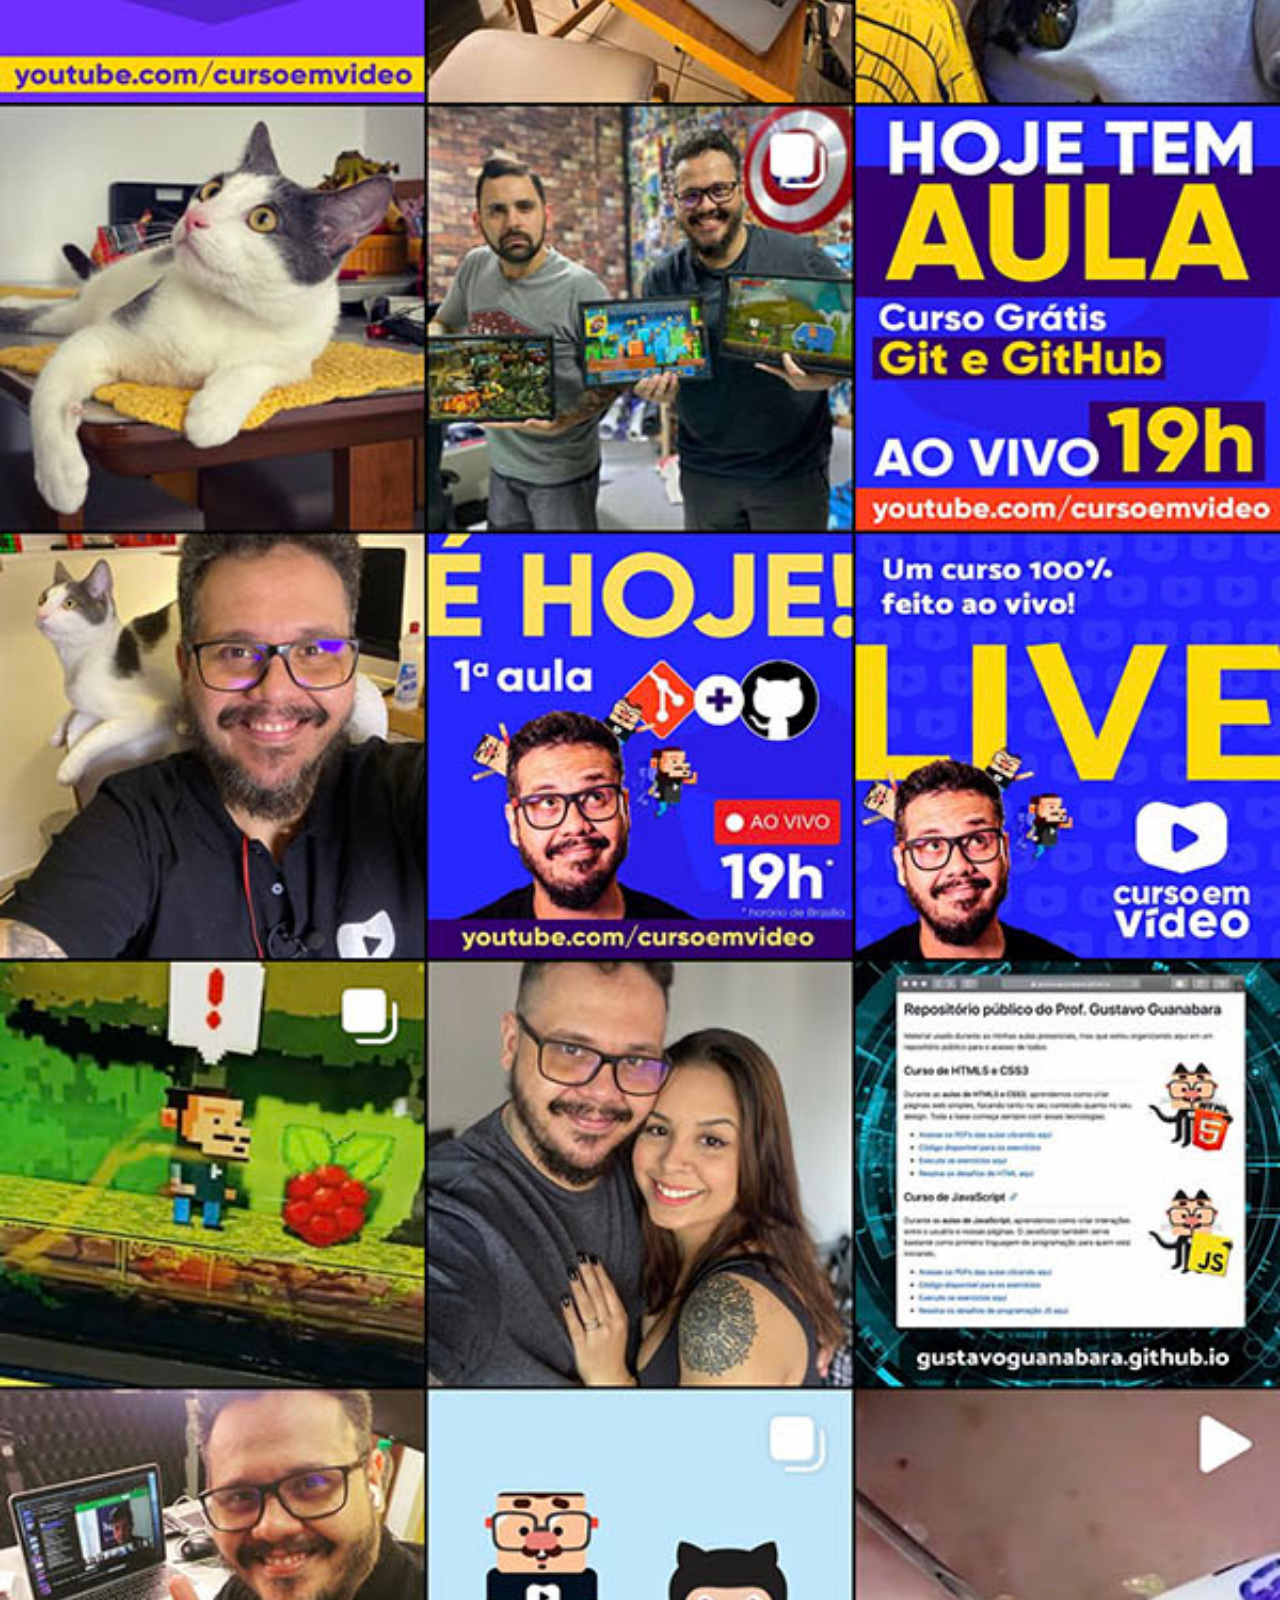
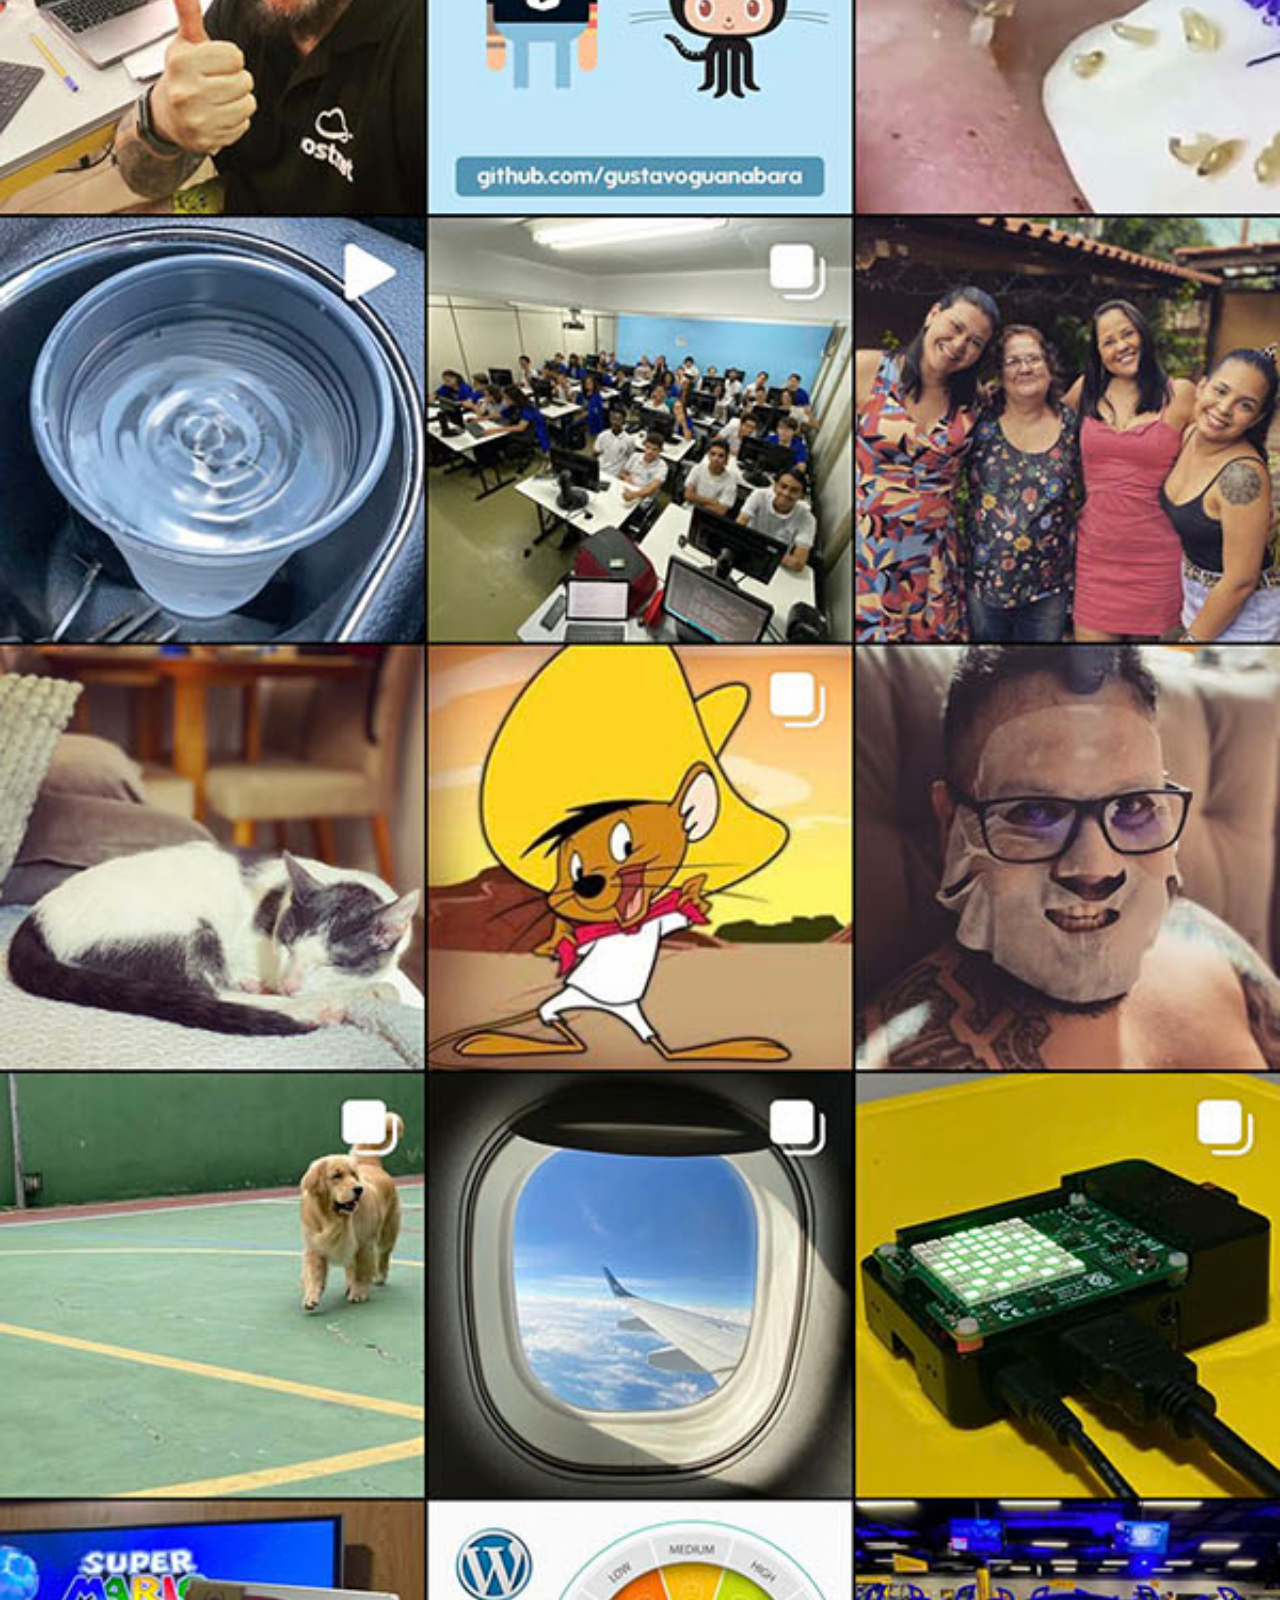
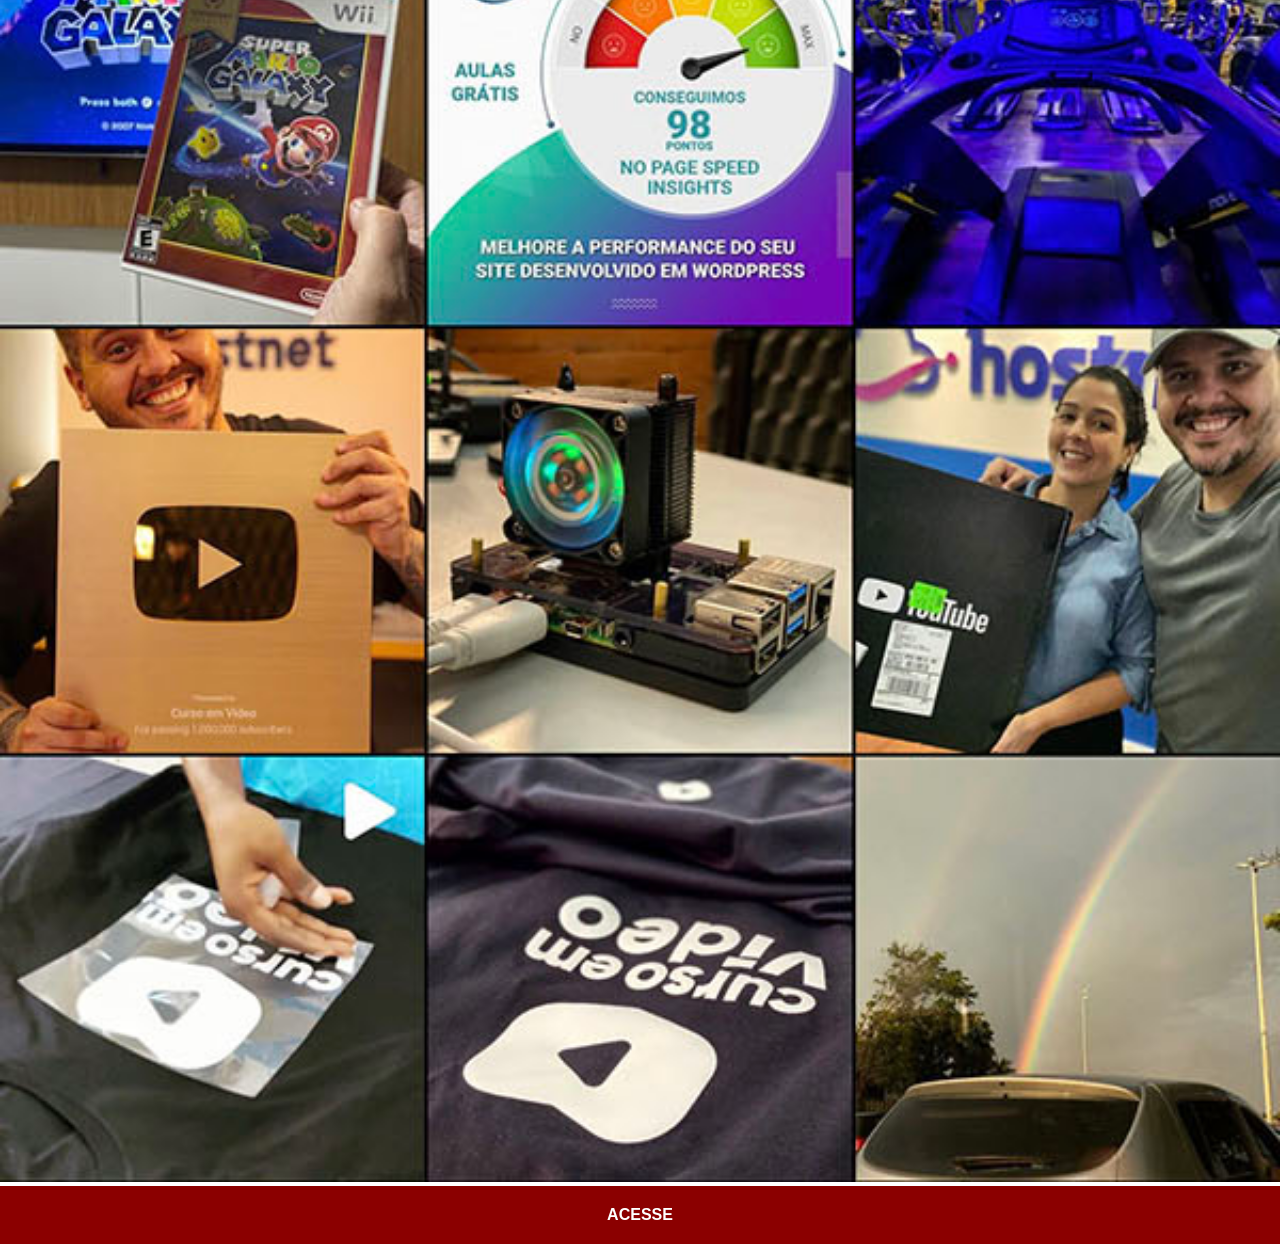
<file: instagram.html>
<!DOCTYPE html>
<html lang="pt-BR">
<head>
    <meta charset="UTF-8">
    <meta name="viewport" content="width=device-width, initial-scale=1.0">
    <link rel="stylesheet" href="estilos/social.css">
    <title>Instagram</title>
</head>
<body>
    <img src="imagens/tela-instagram.jpg" alt="Instagram">
    <a href="#">ACESSE</a>
</body>
</html>
</file>
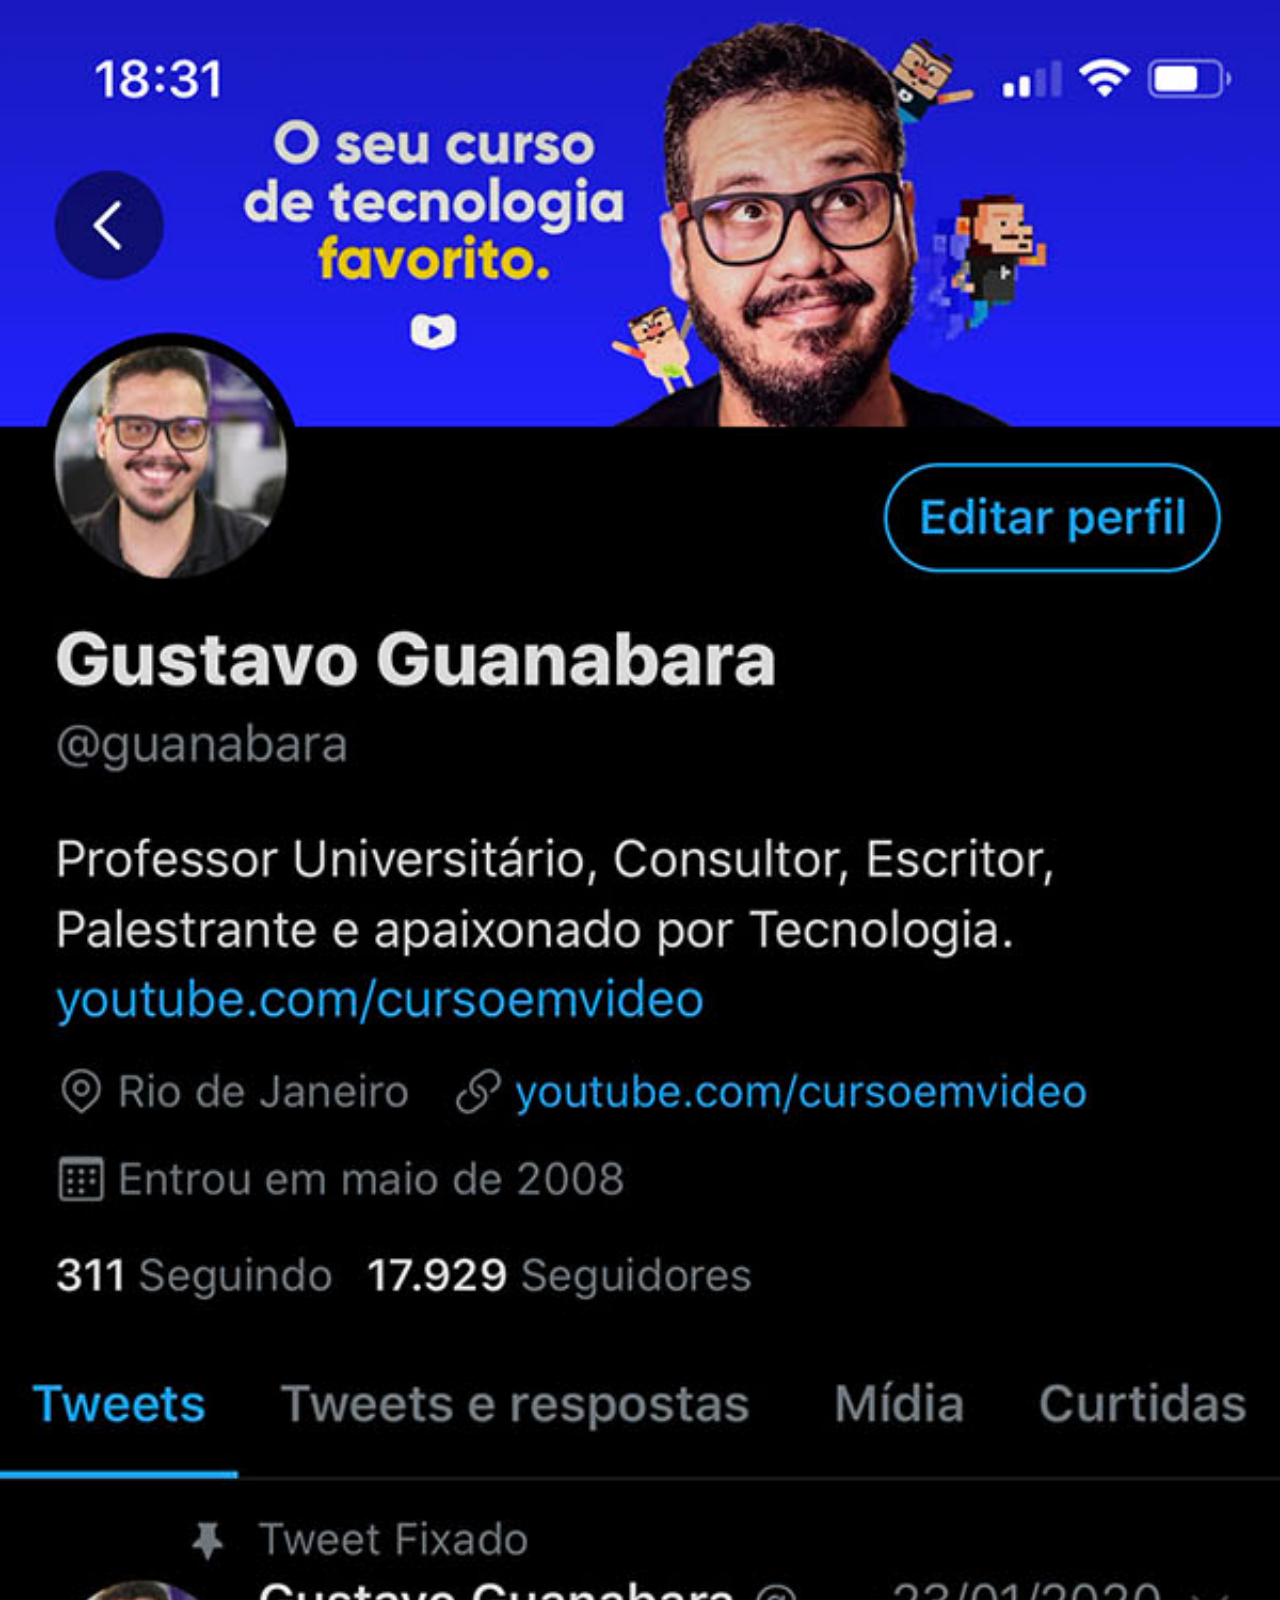
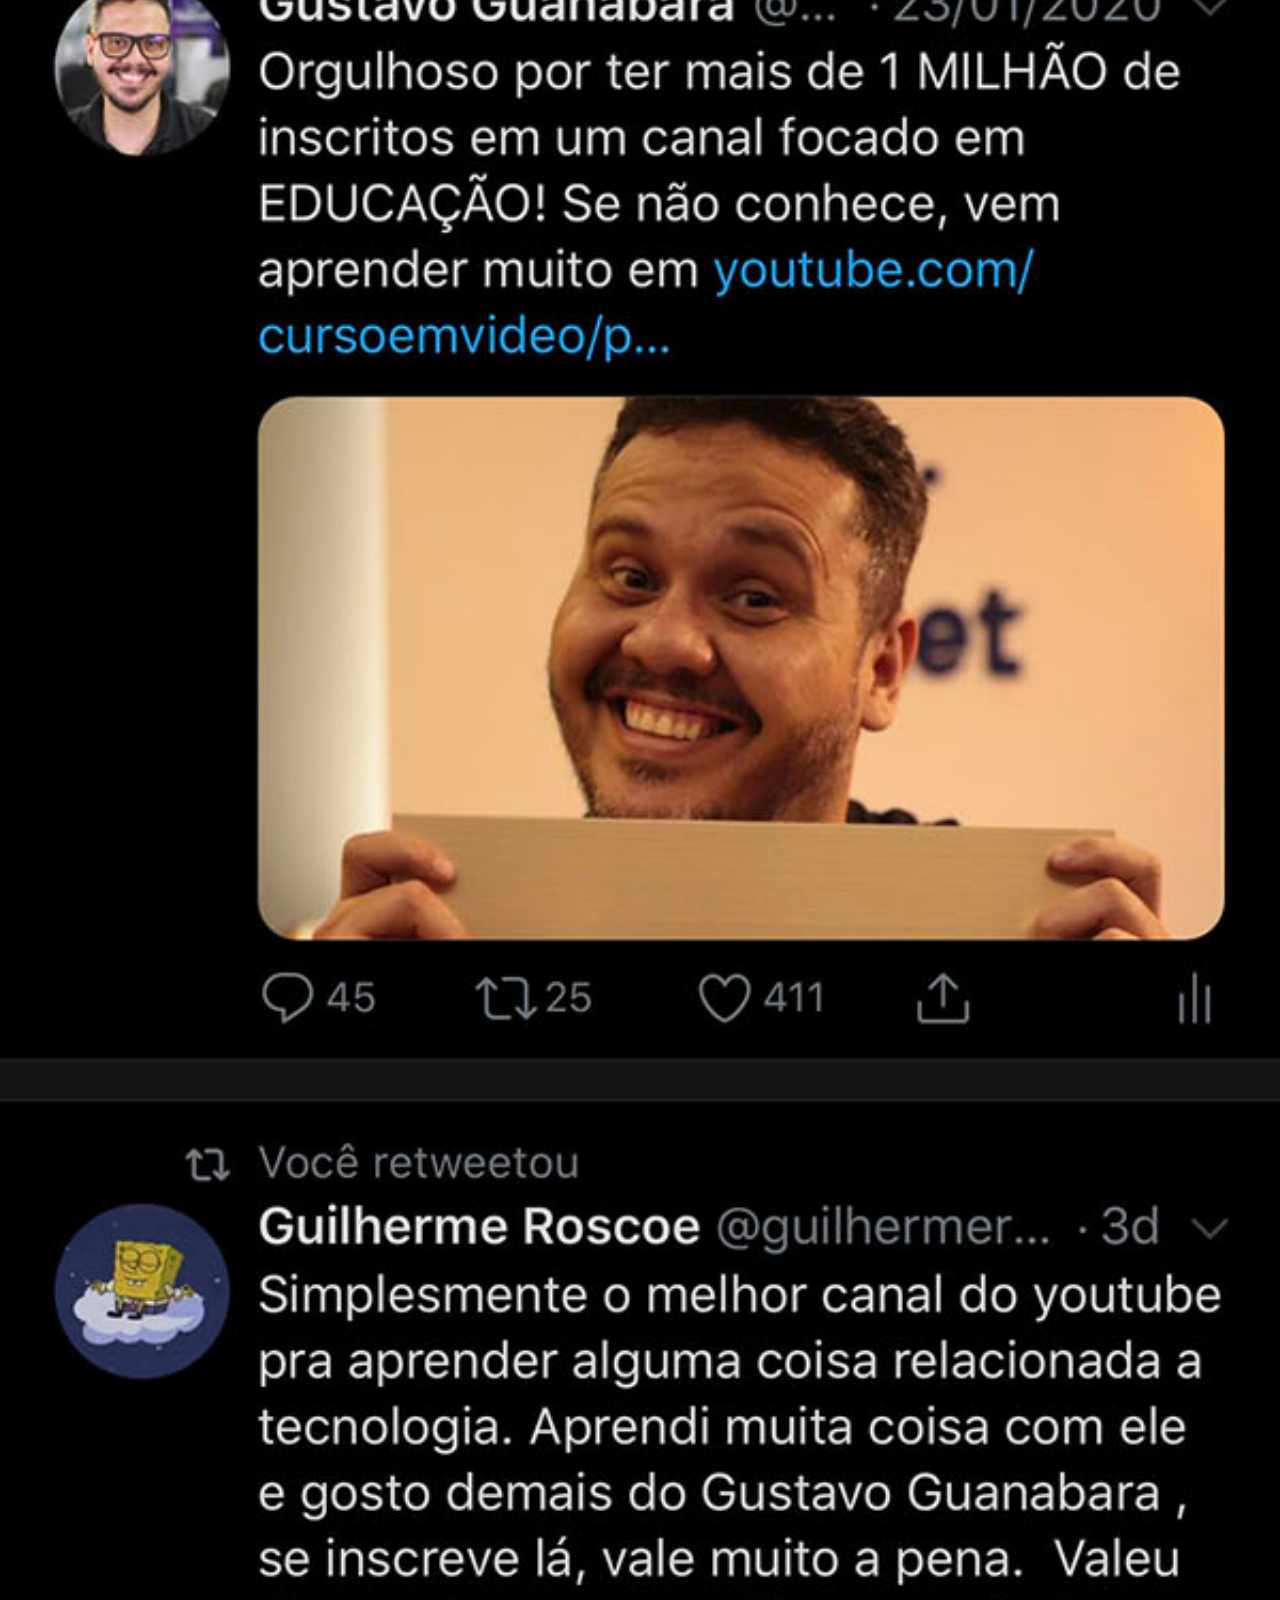
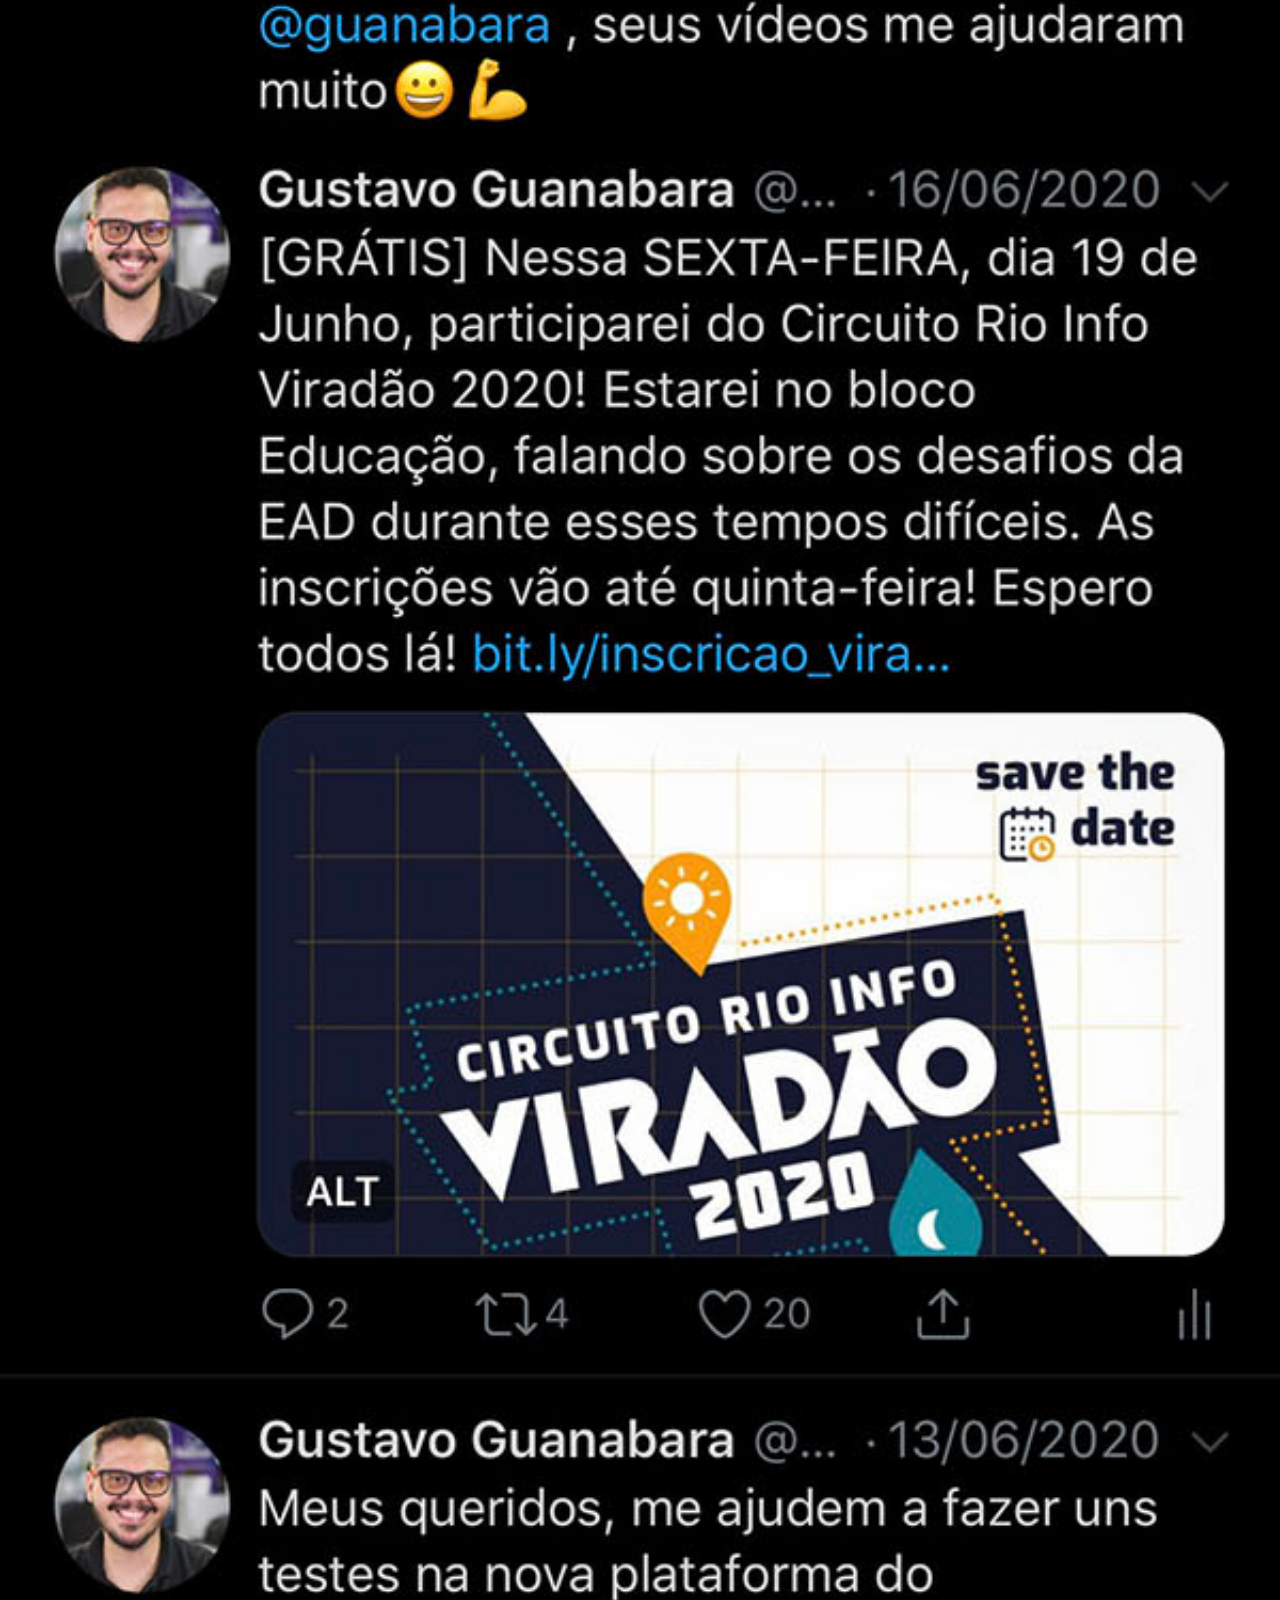
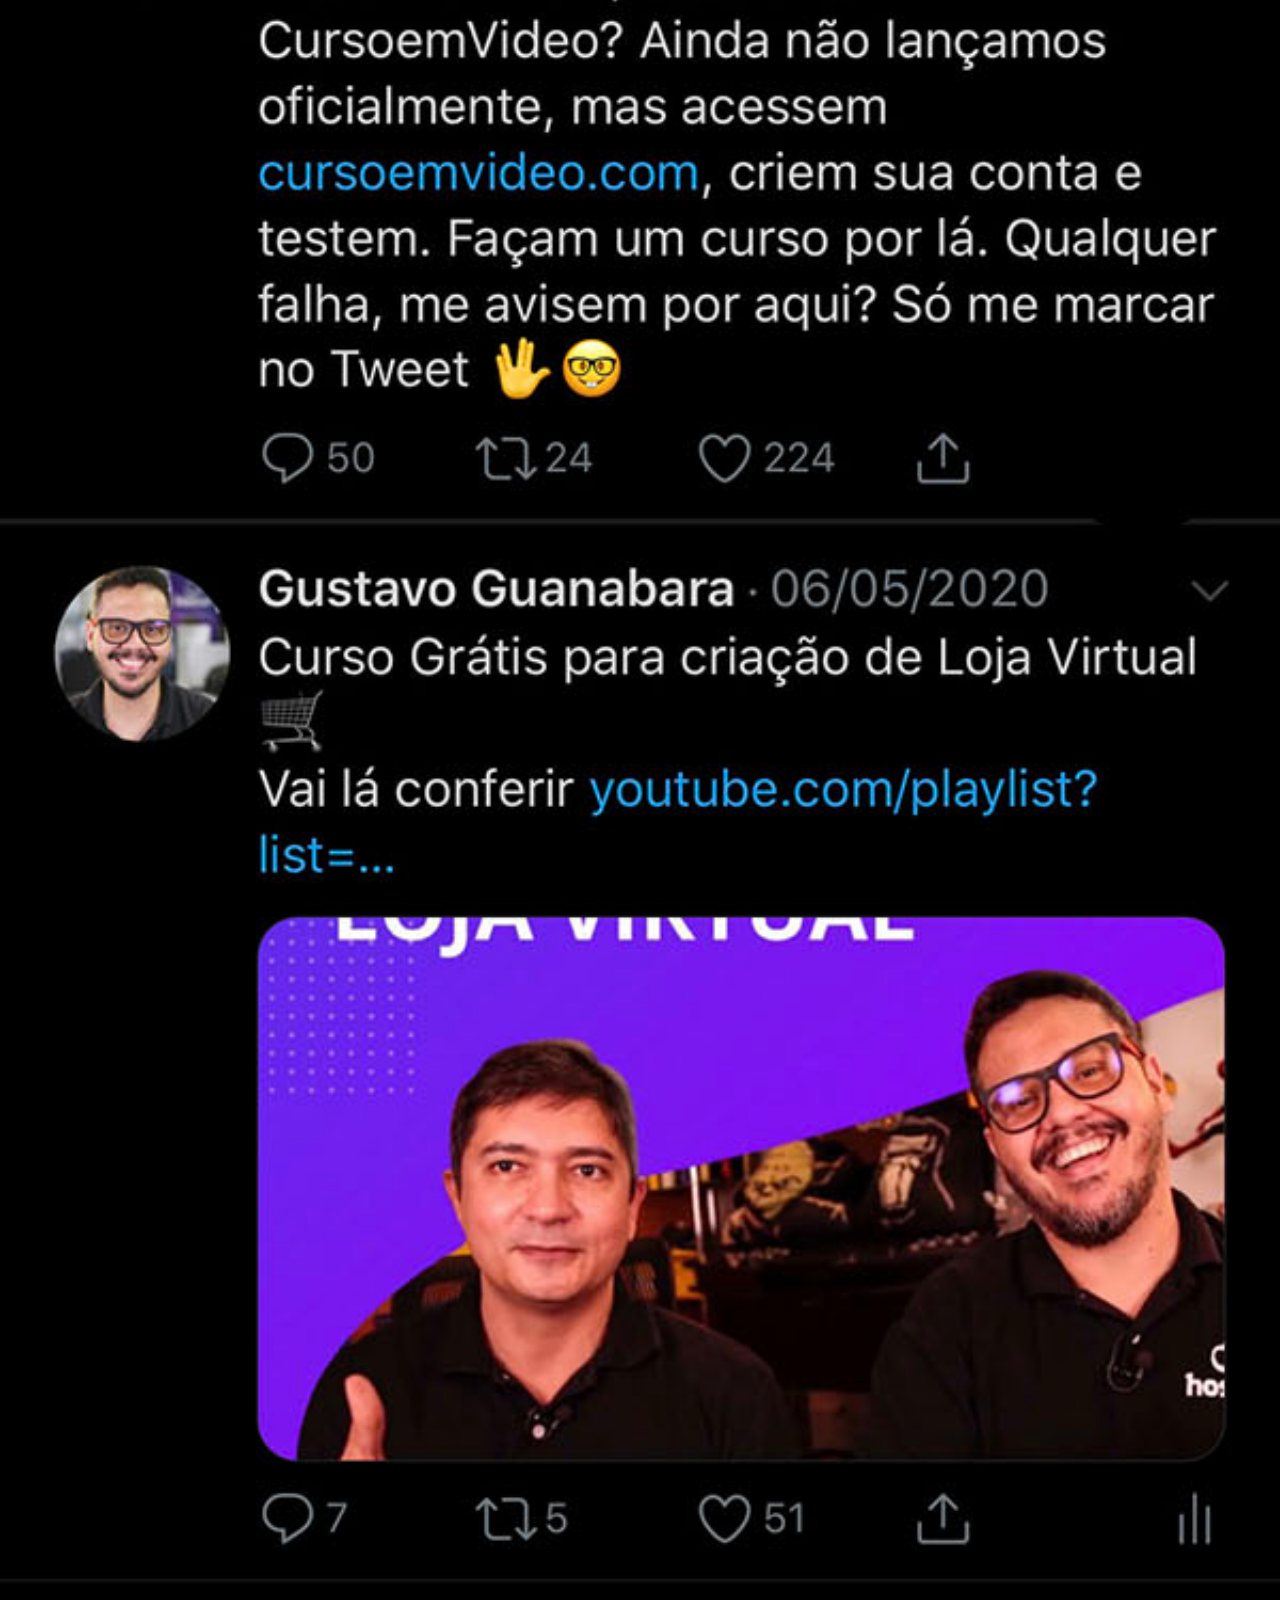
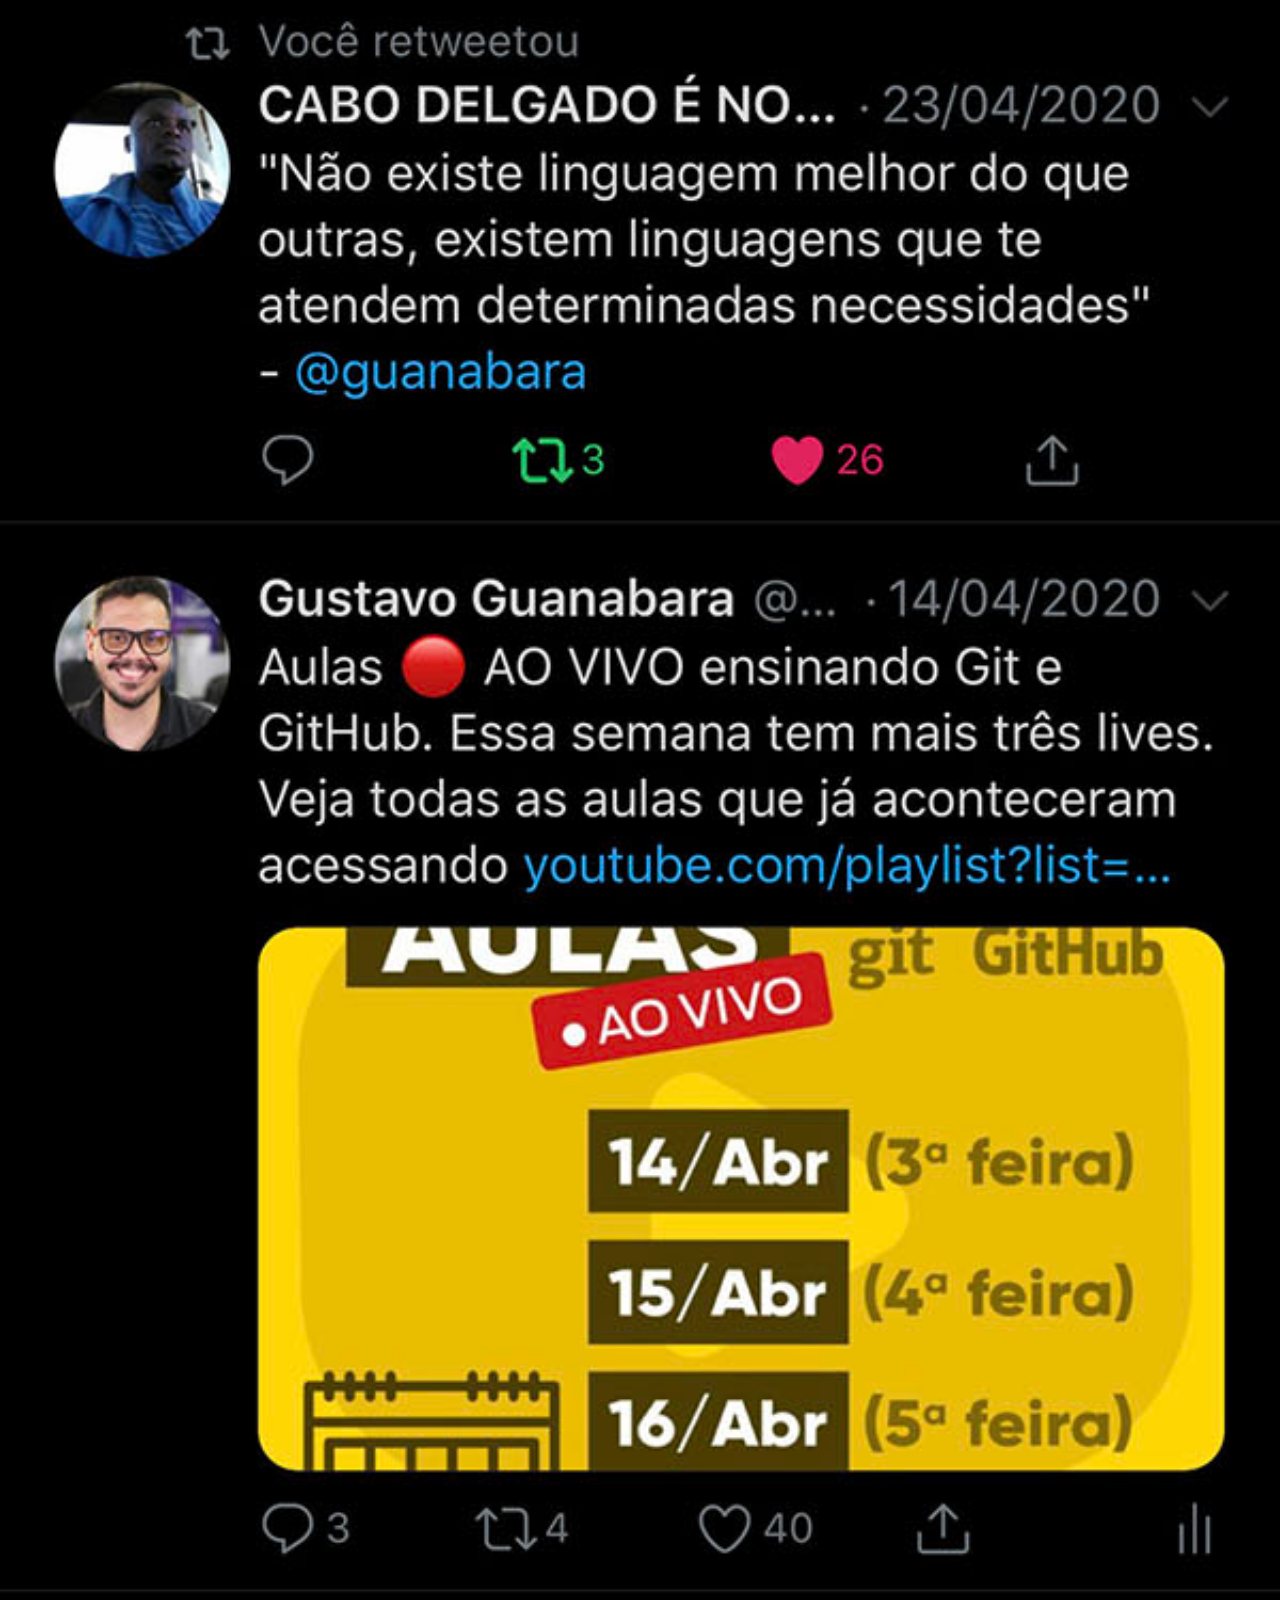
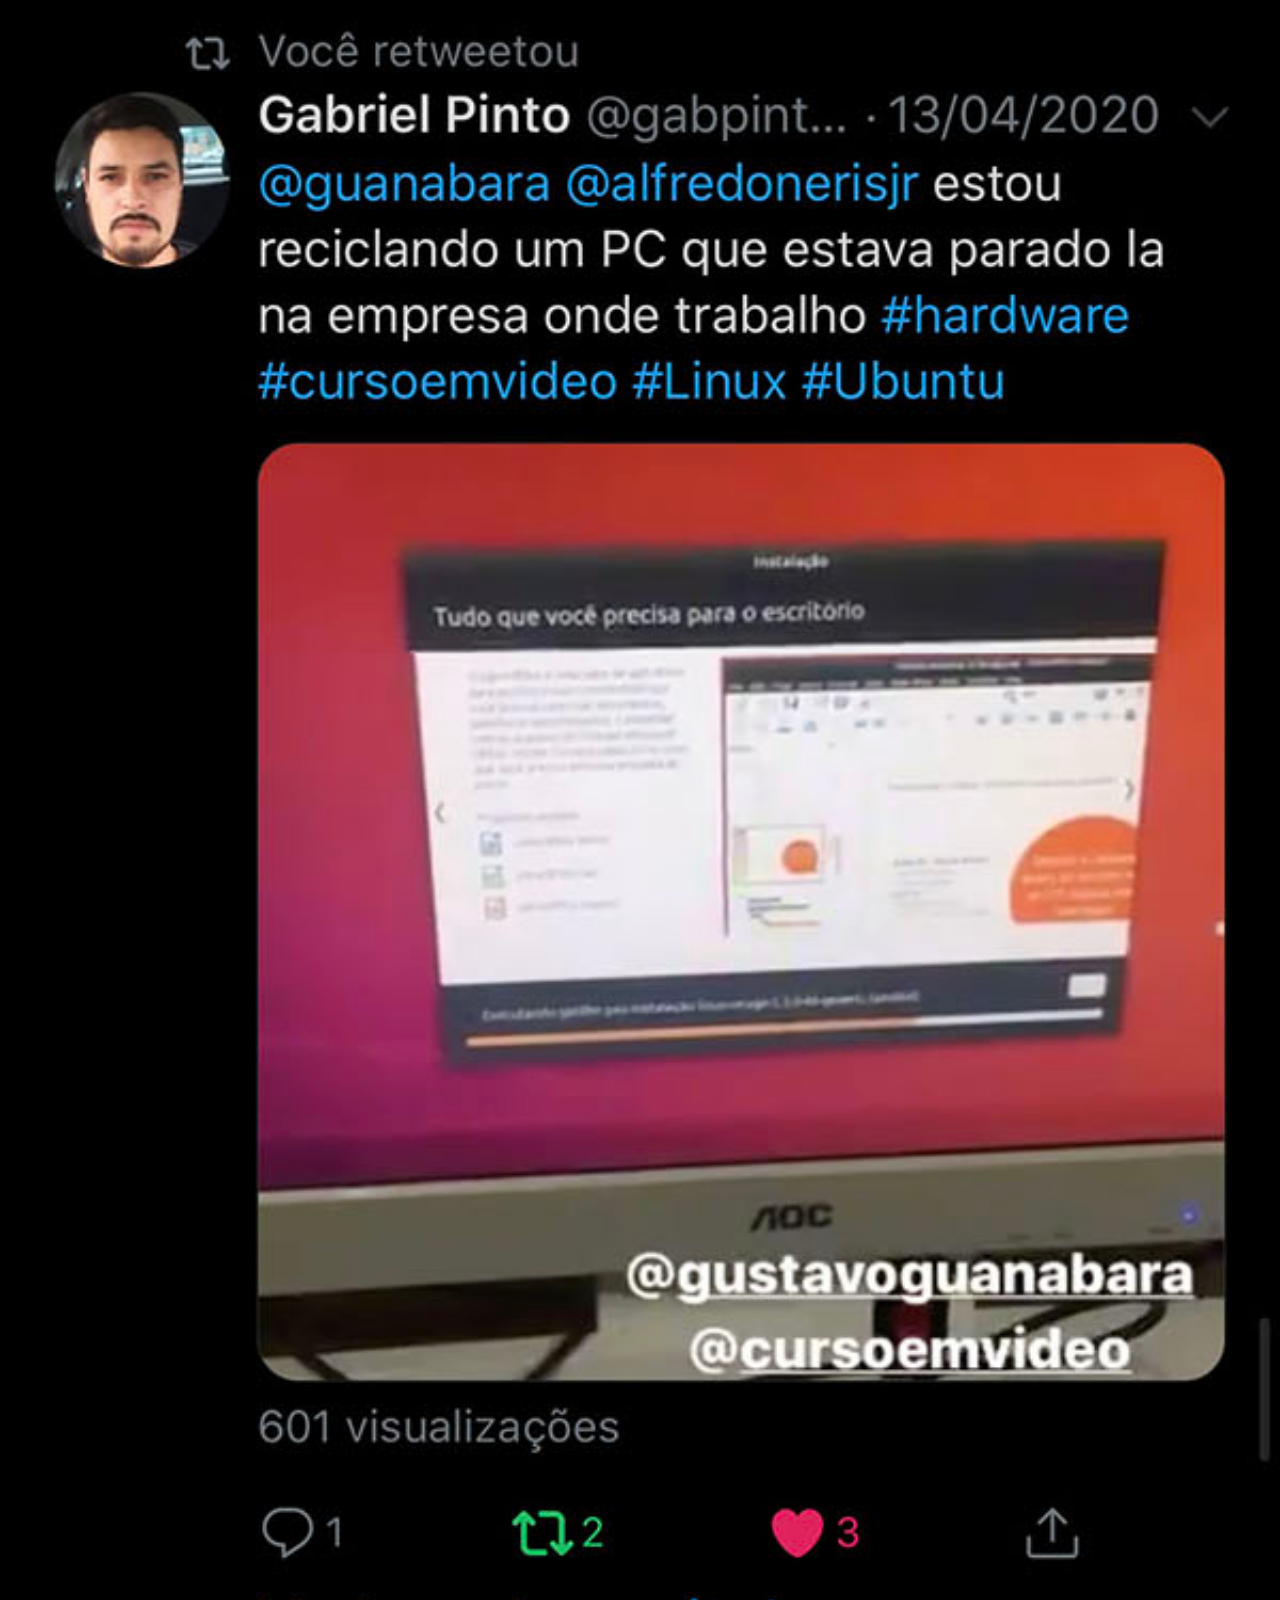
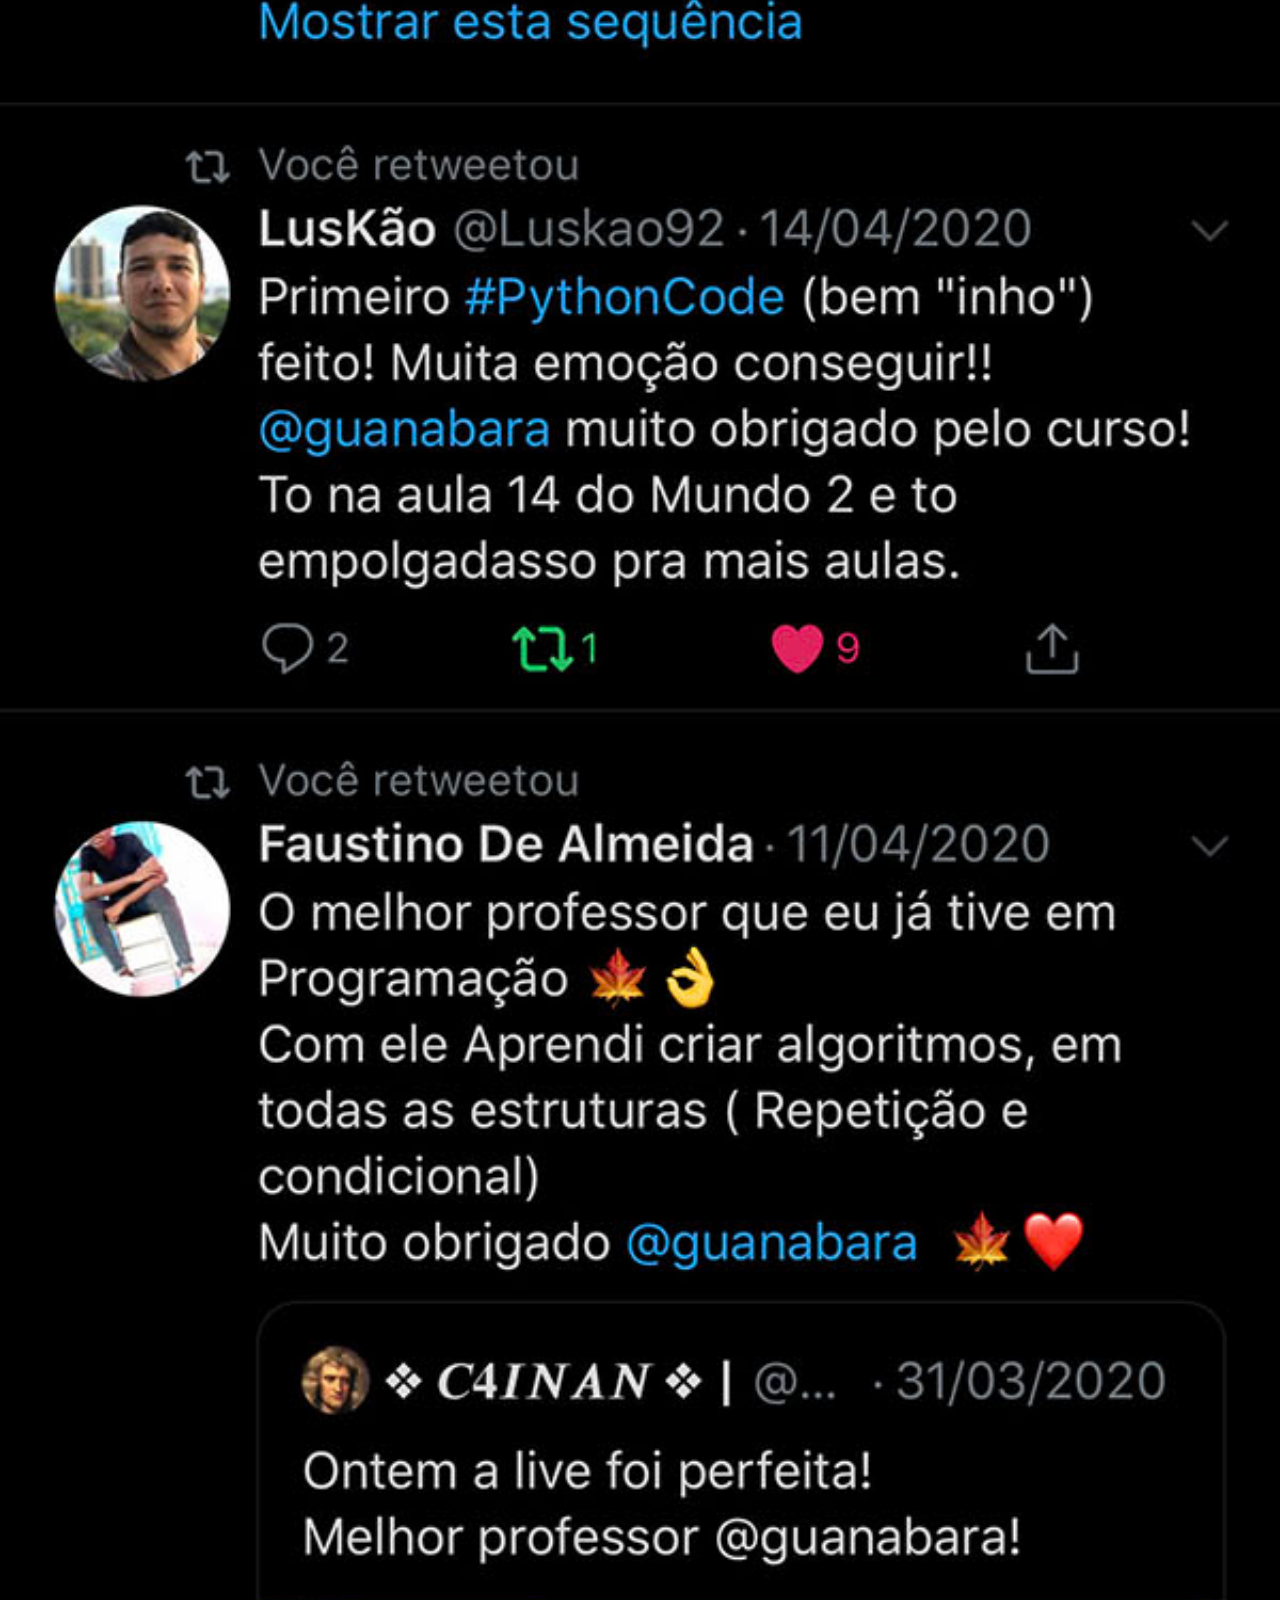
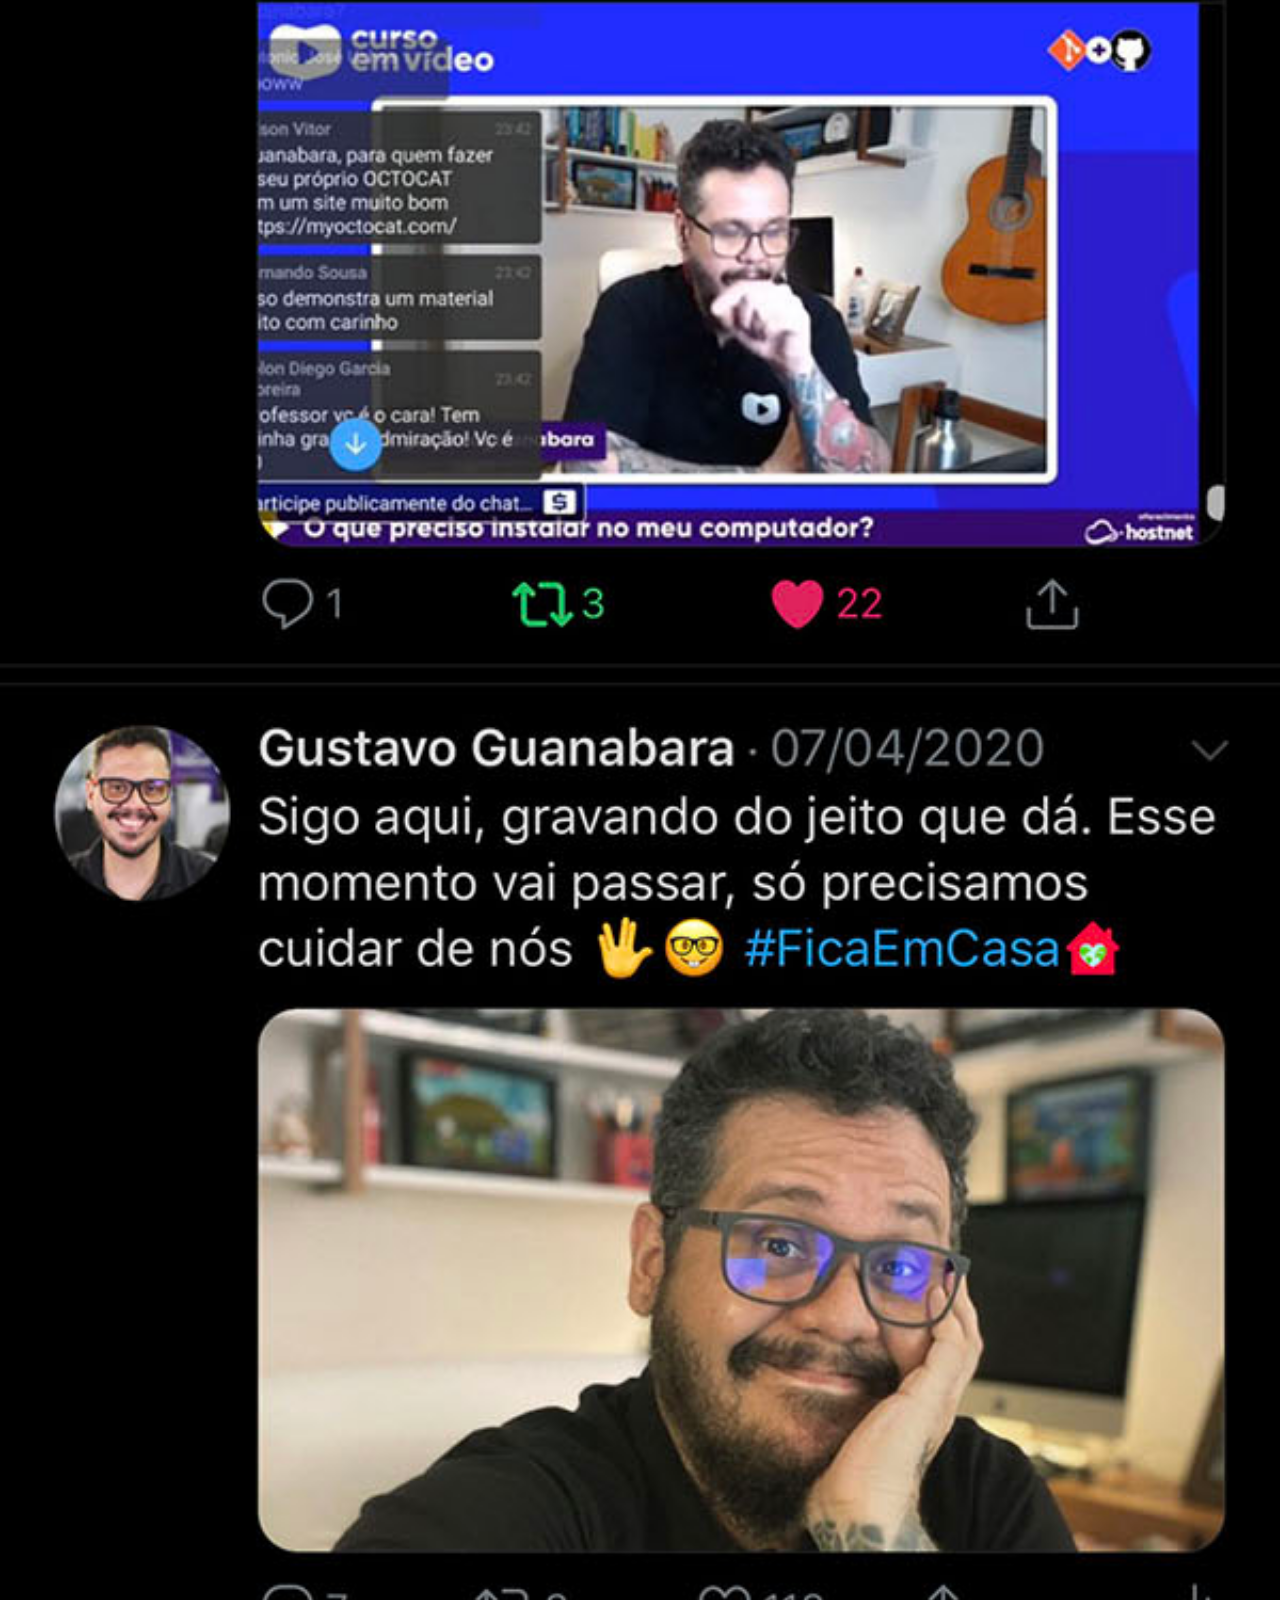
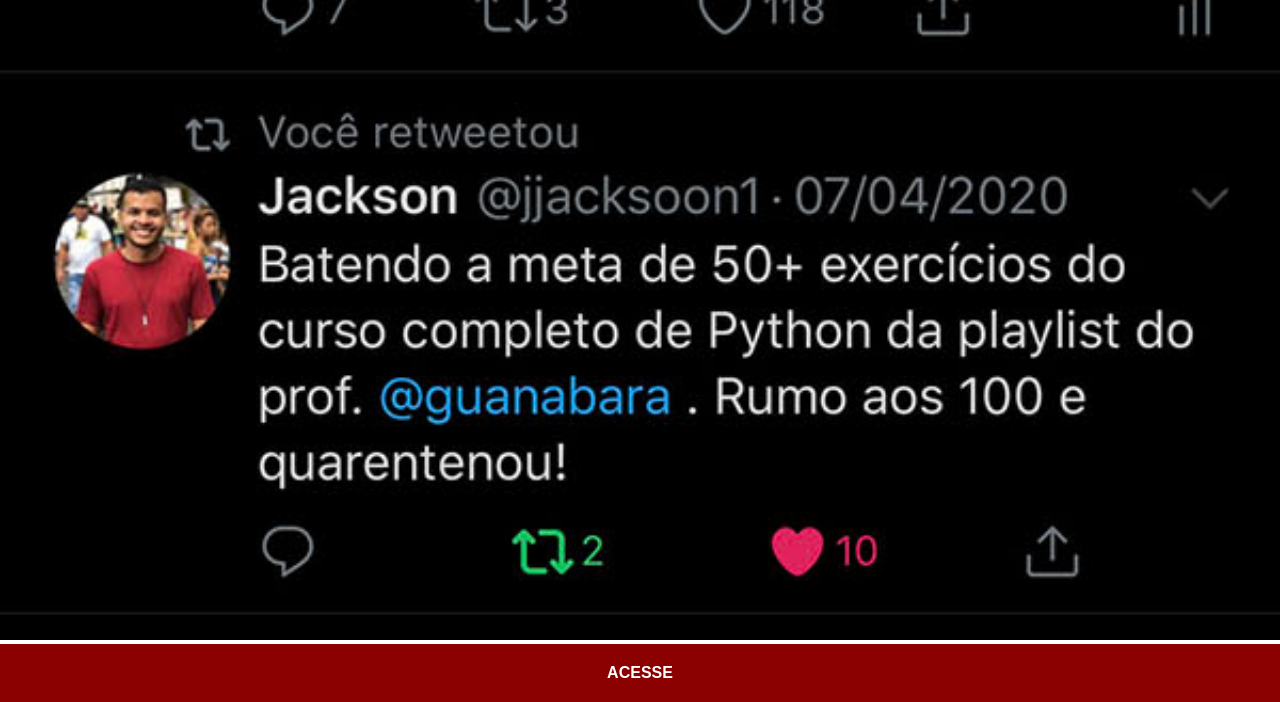
<file: twitter.html>
<!DOCTYPE html>
<html lang="pt-BR">
<head>
    <meta charset="UTF-8">
    <meta name="viewport" content="width=device-width, initial-scale=1.0">
    <link rel="stylesheet" href="estilos/social.css">
    <title>Twitter</title>
</head>
<body>
    <img src="imagens/tela-twitter.jpg" alt="Twitter">
    <a href="#">ACESSE</a>
</body>
</html>
</file>
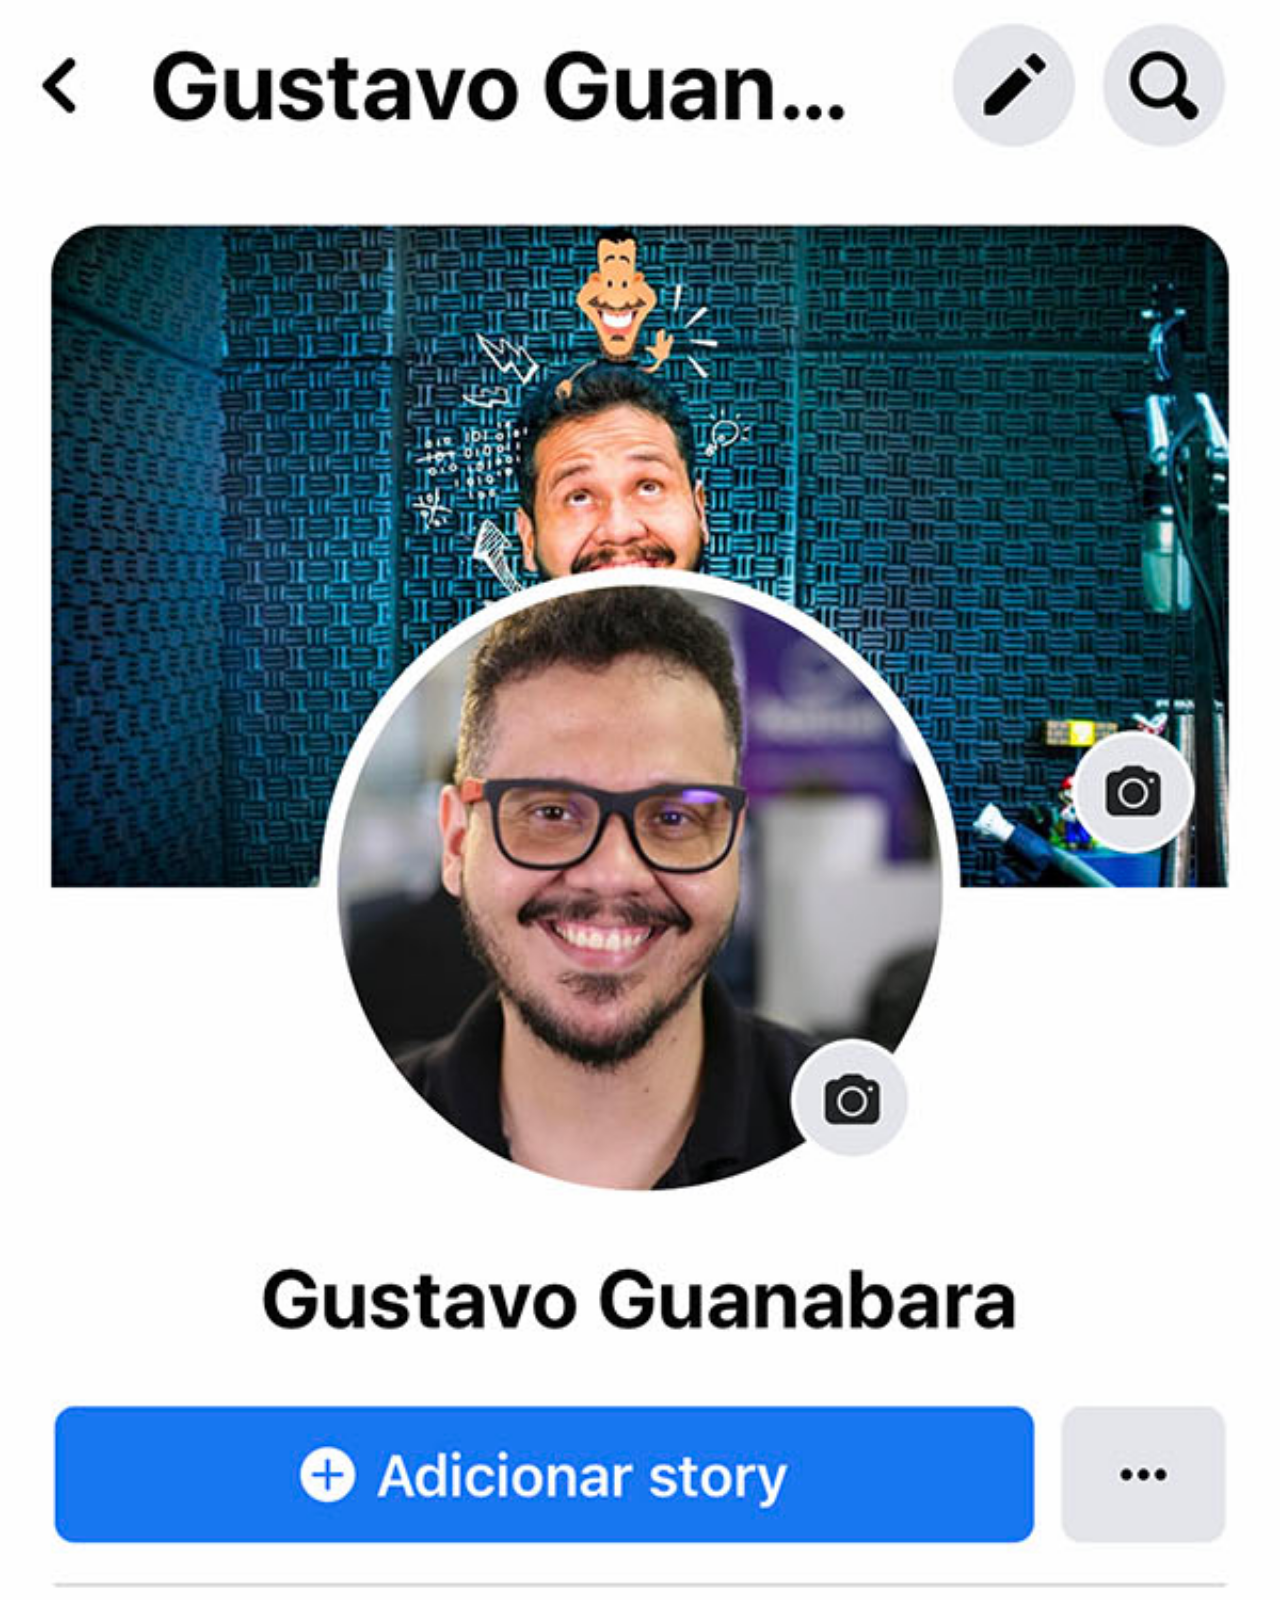
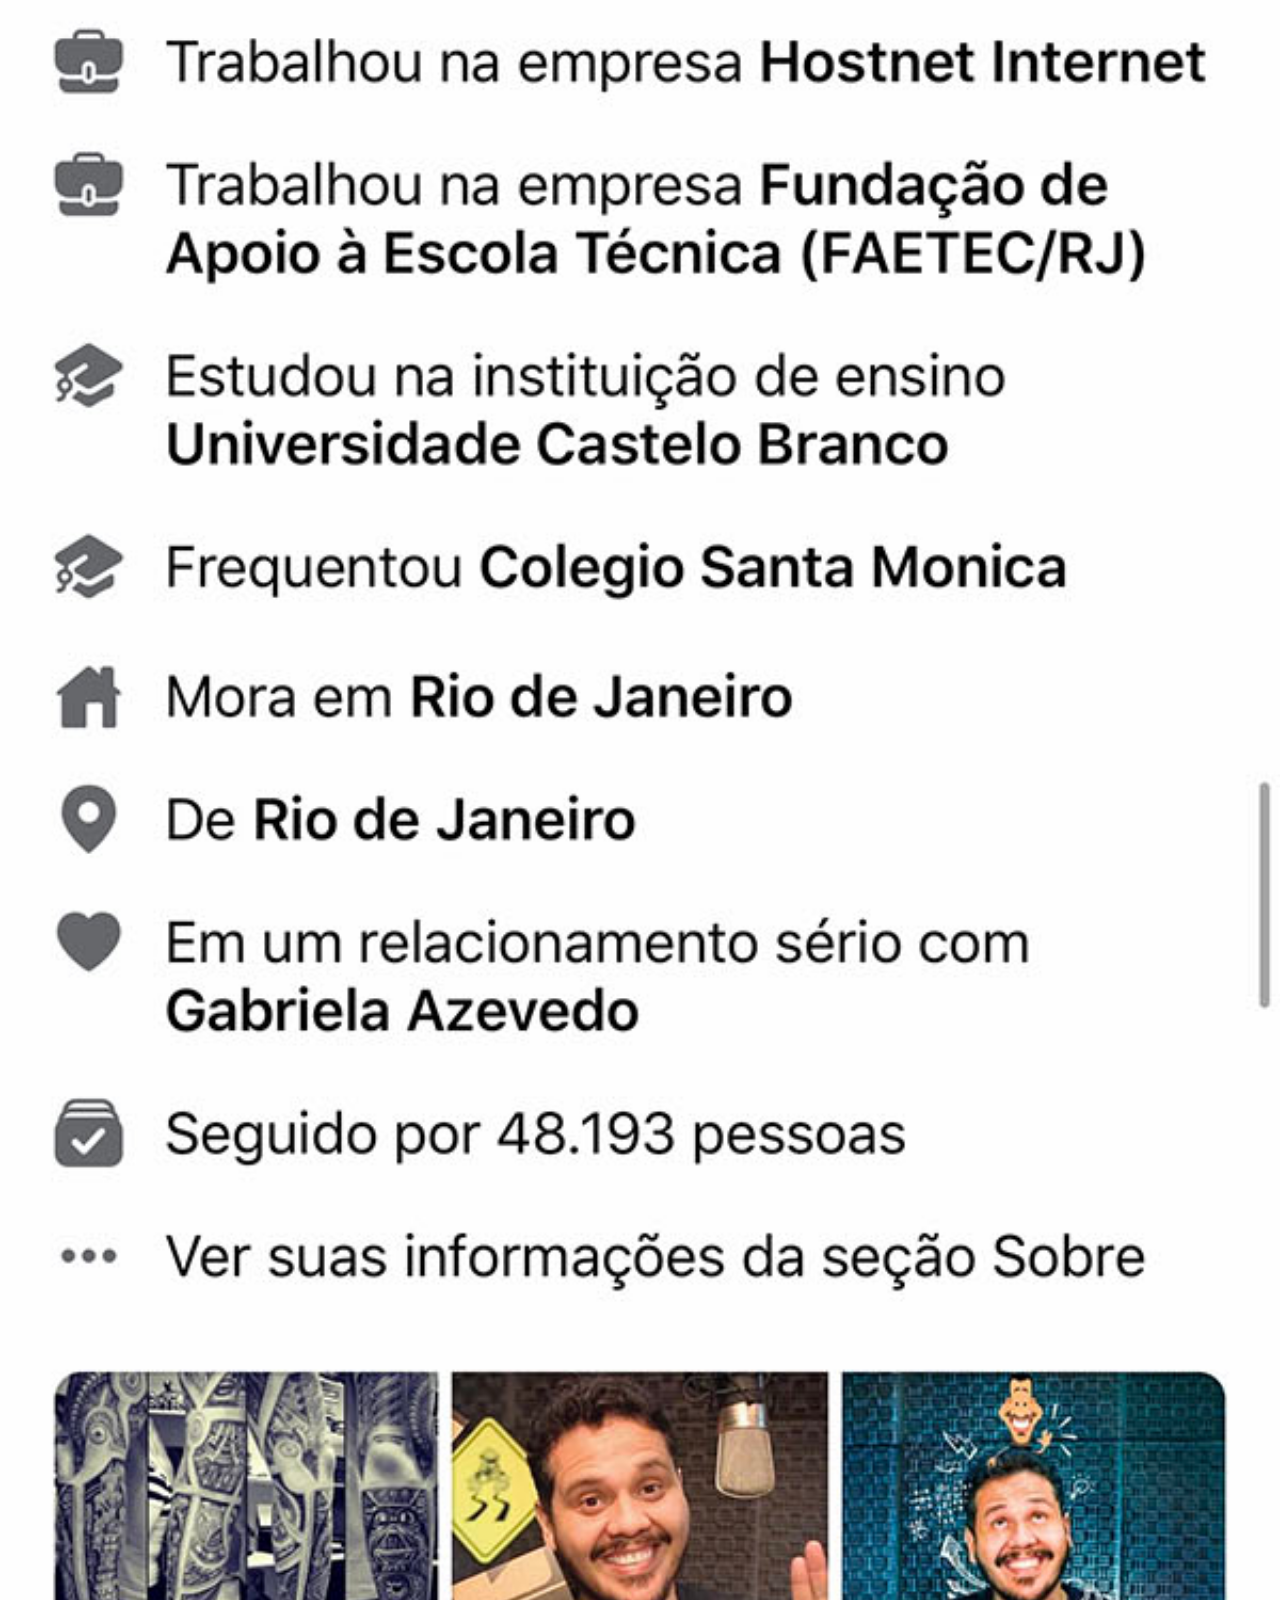
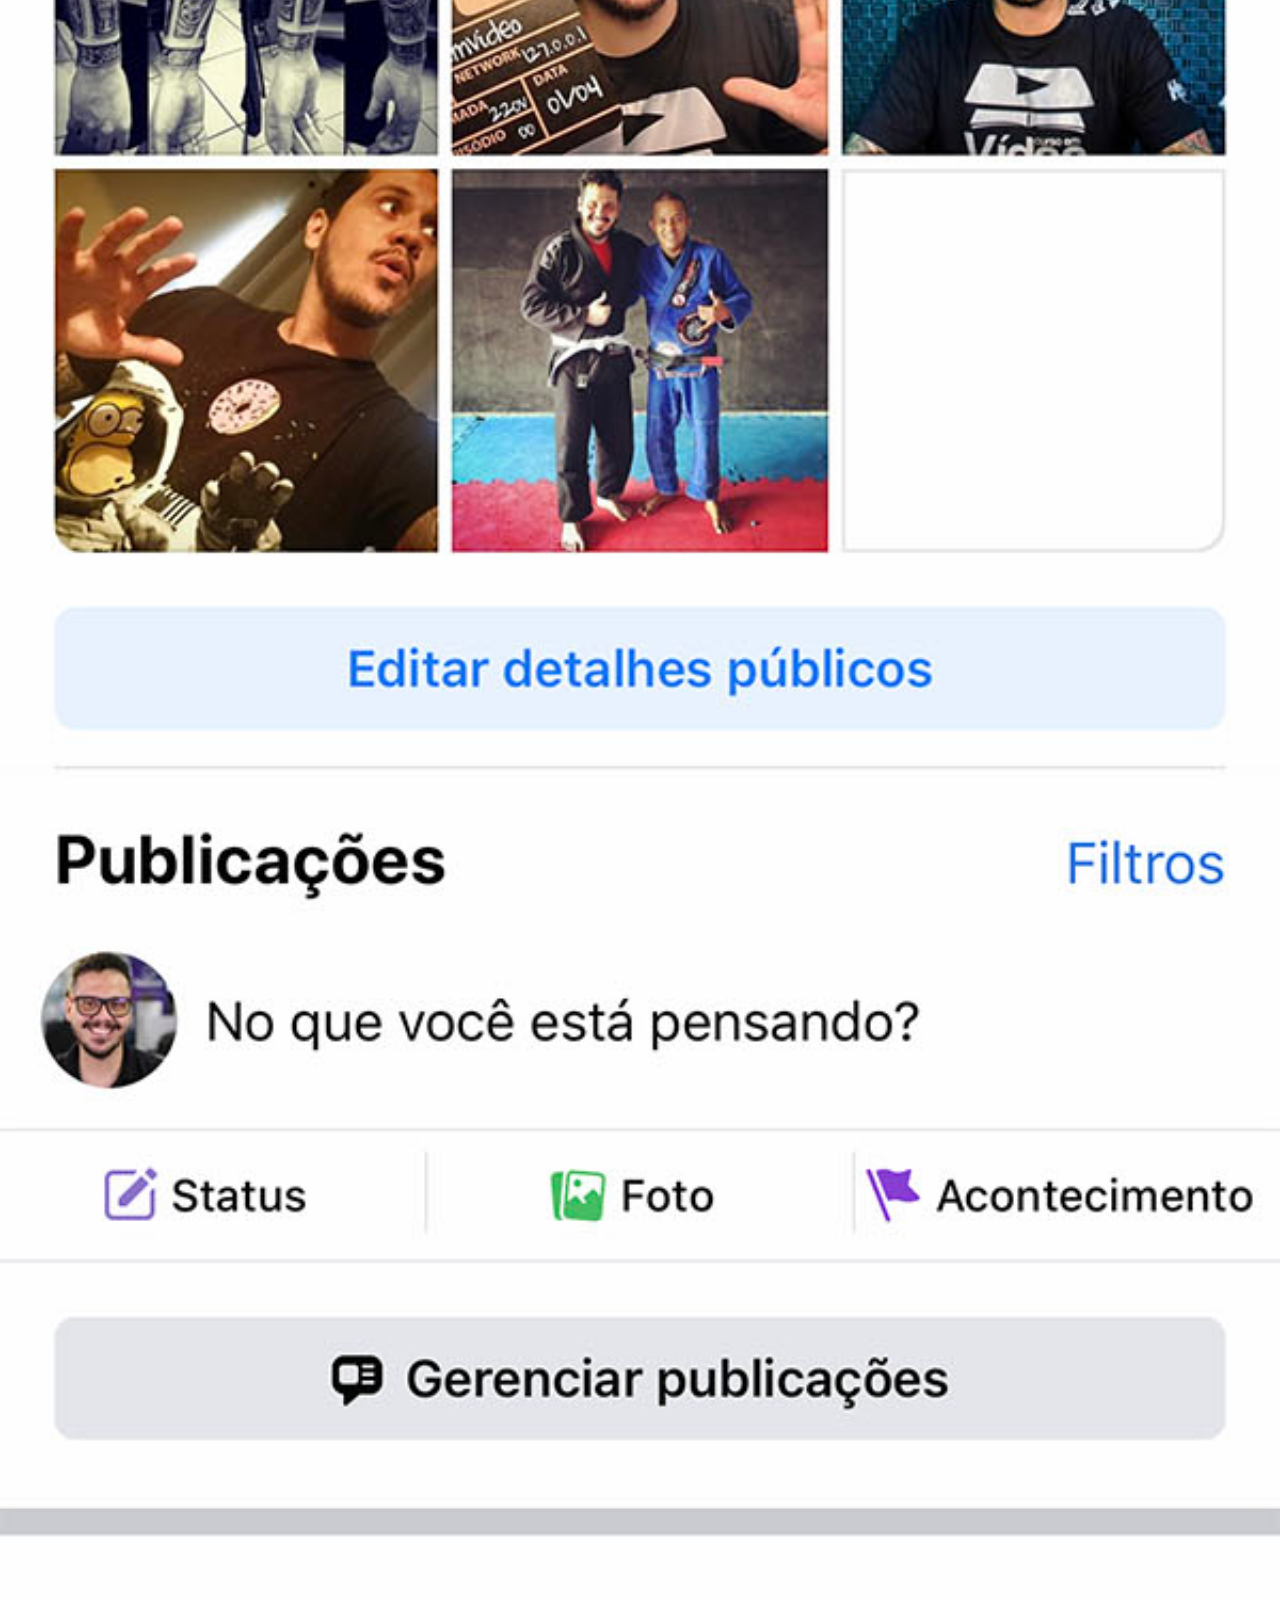
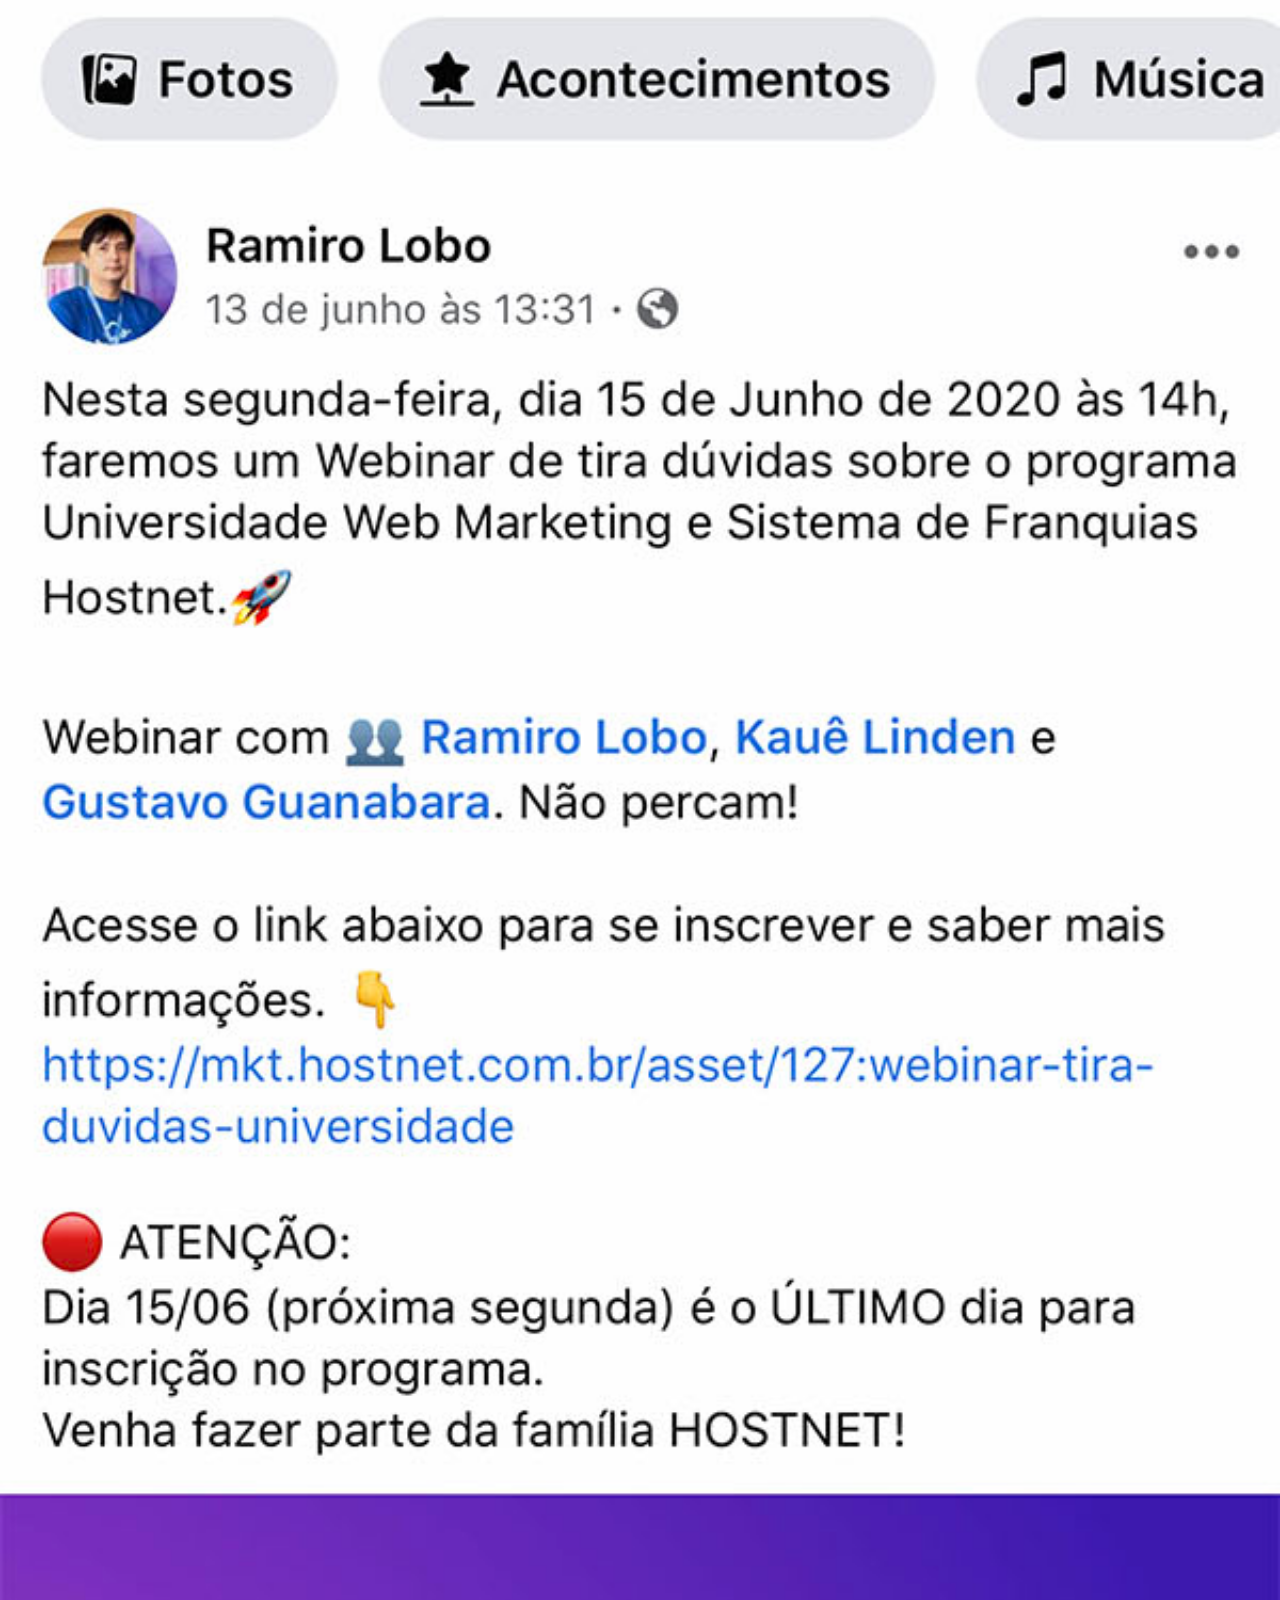
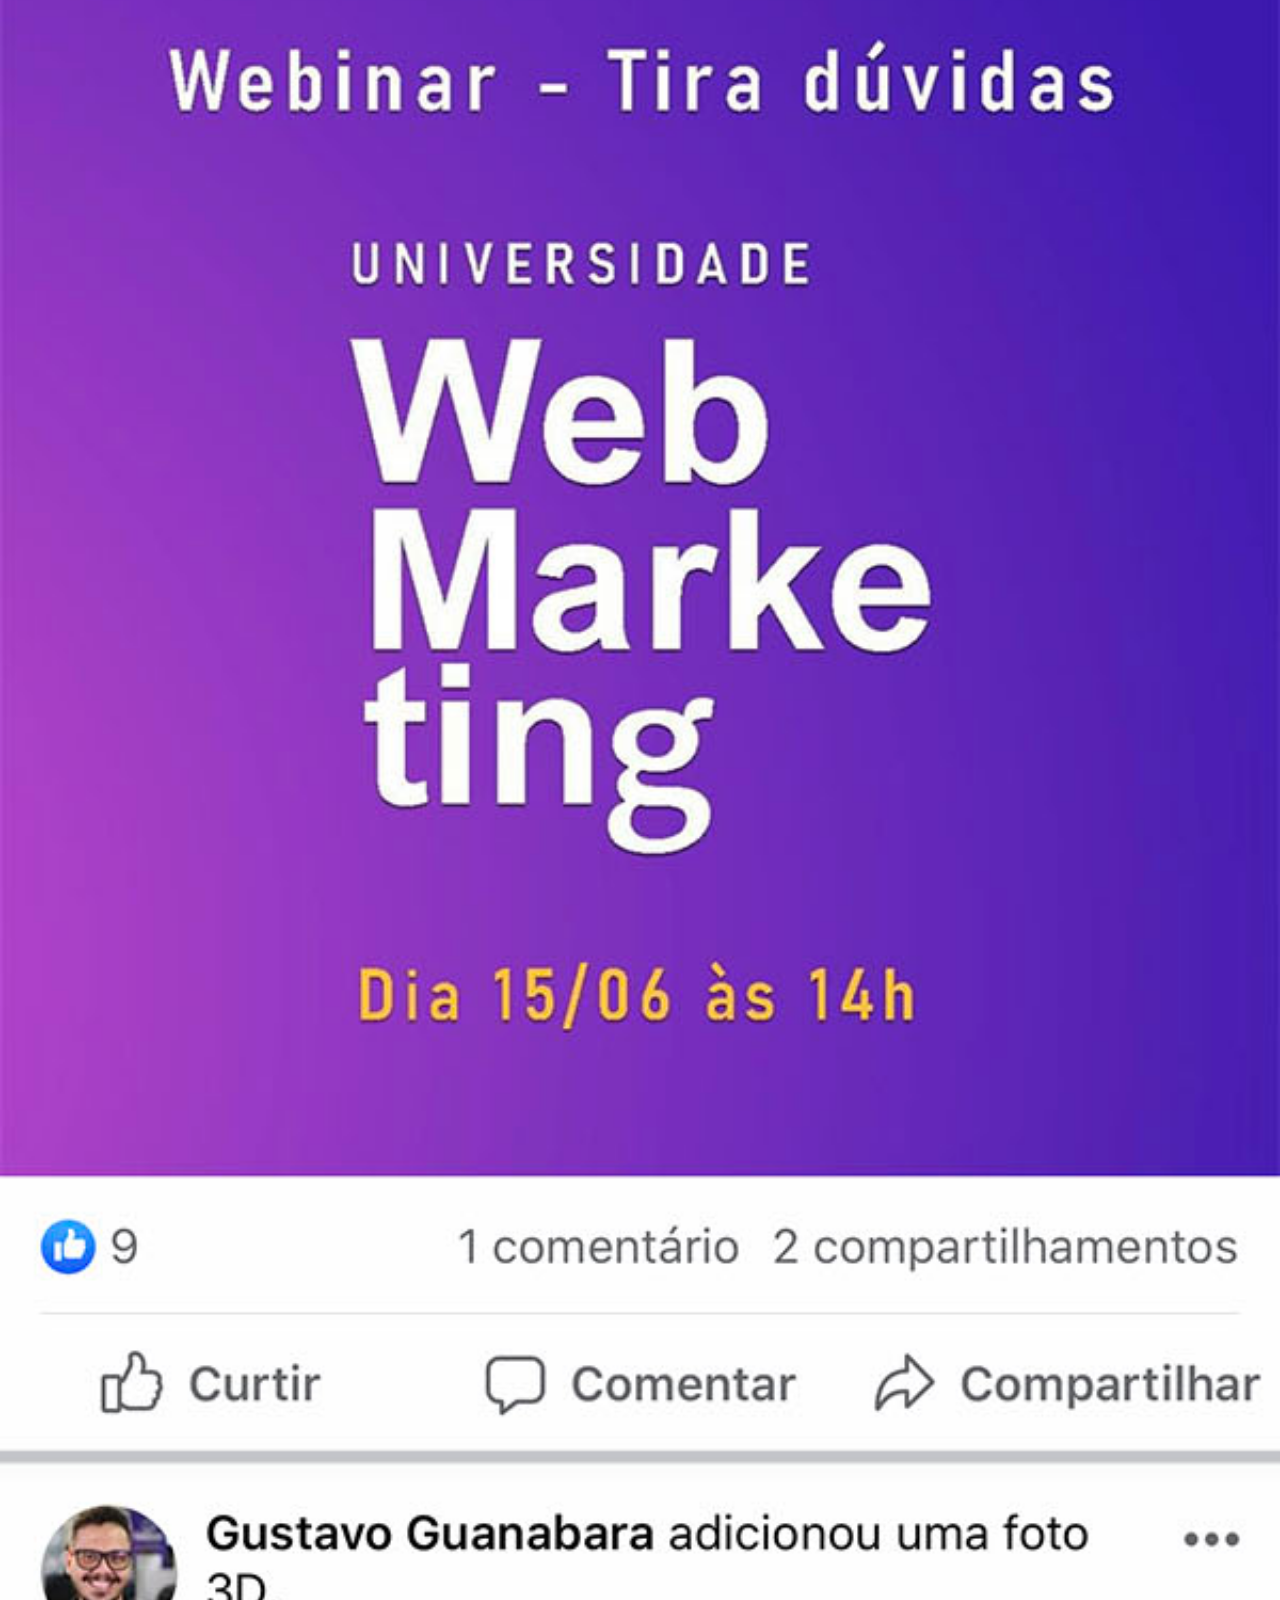
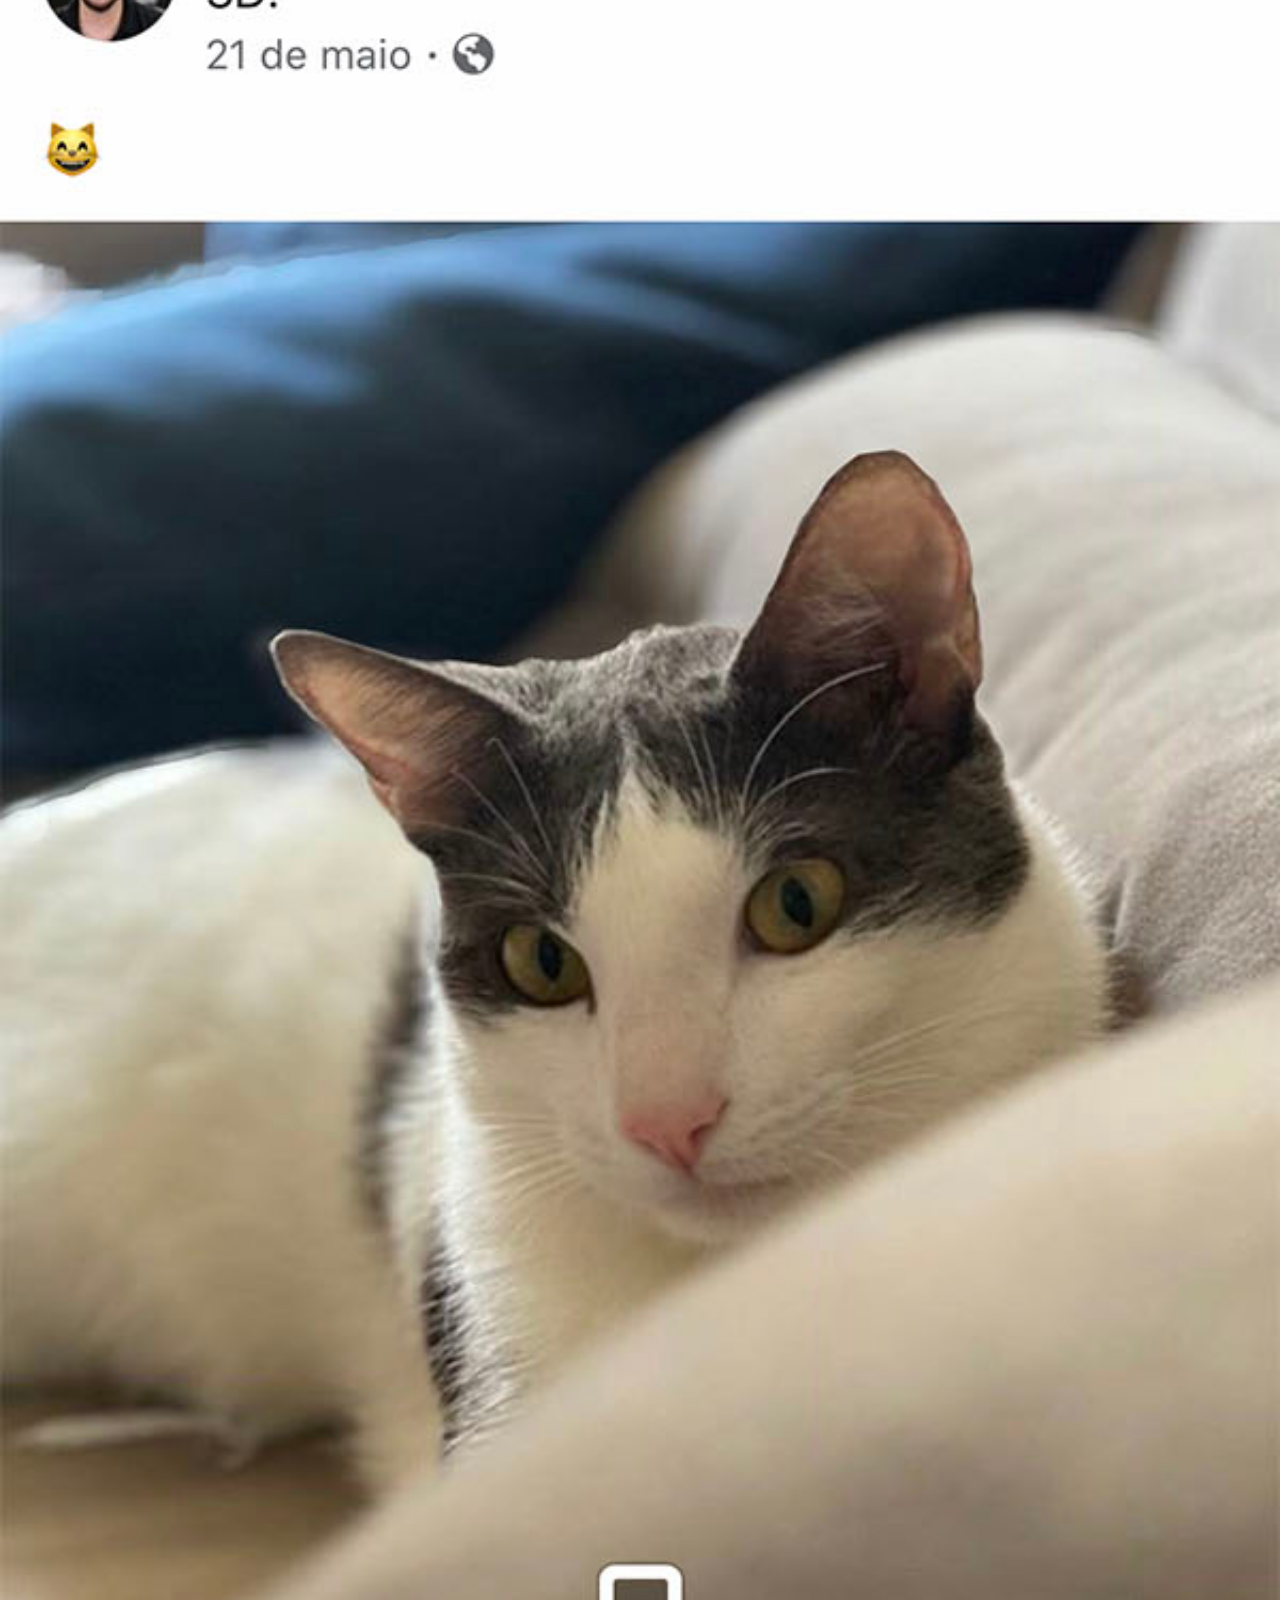
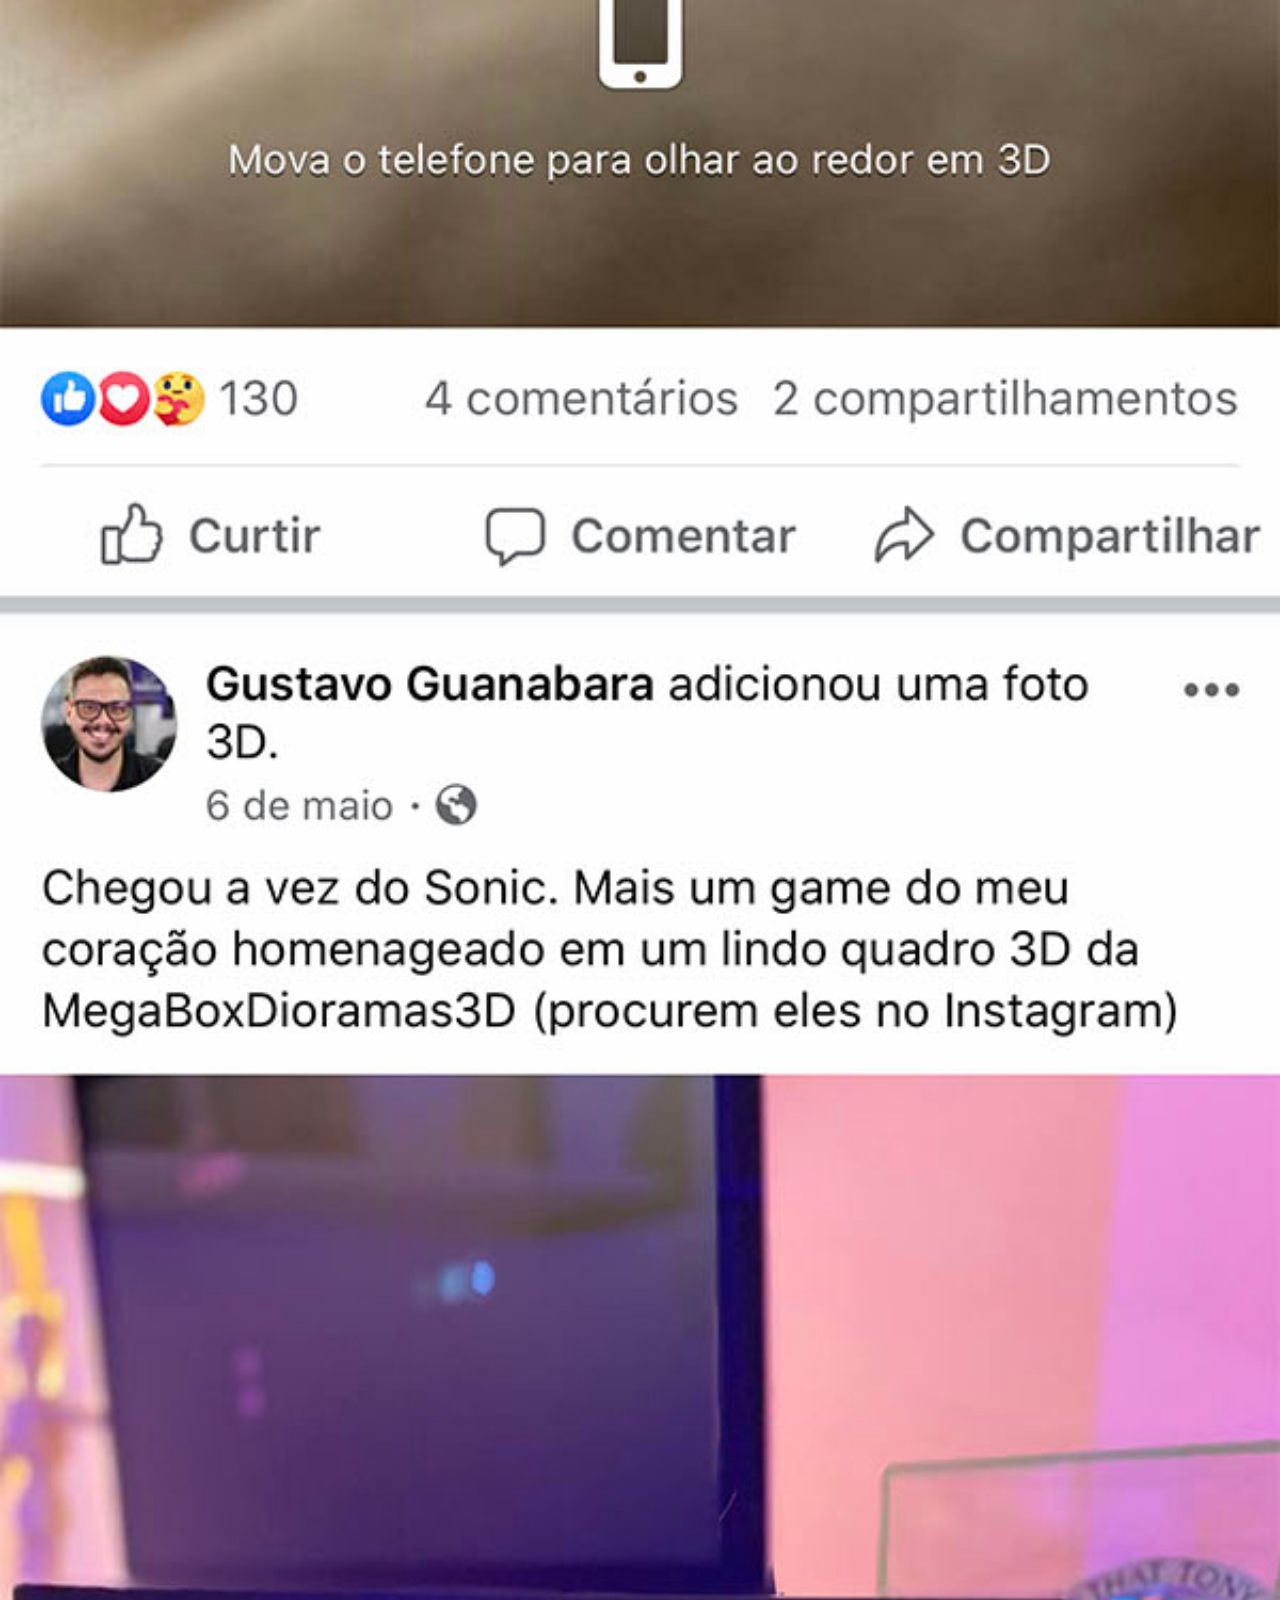
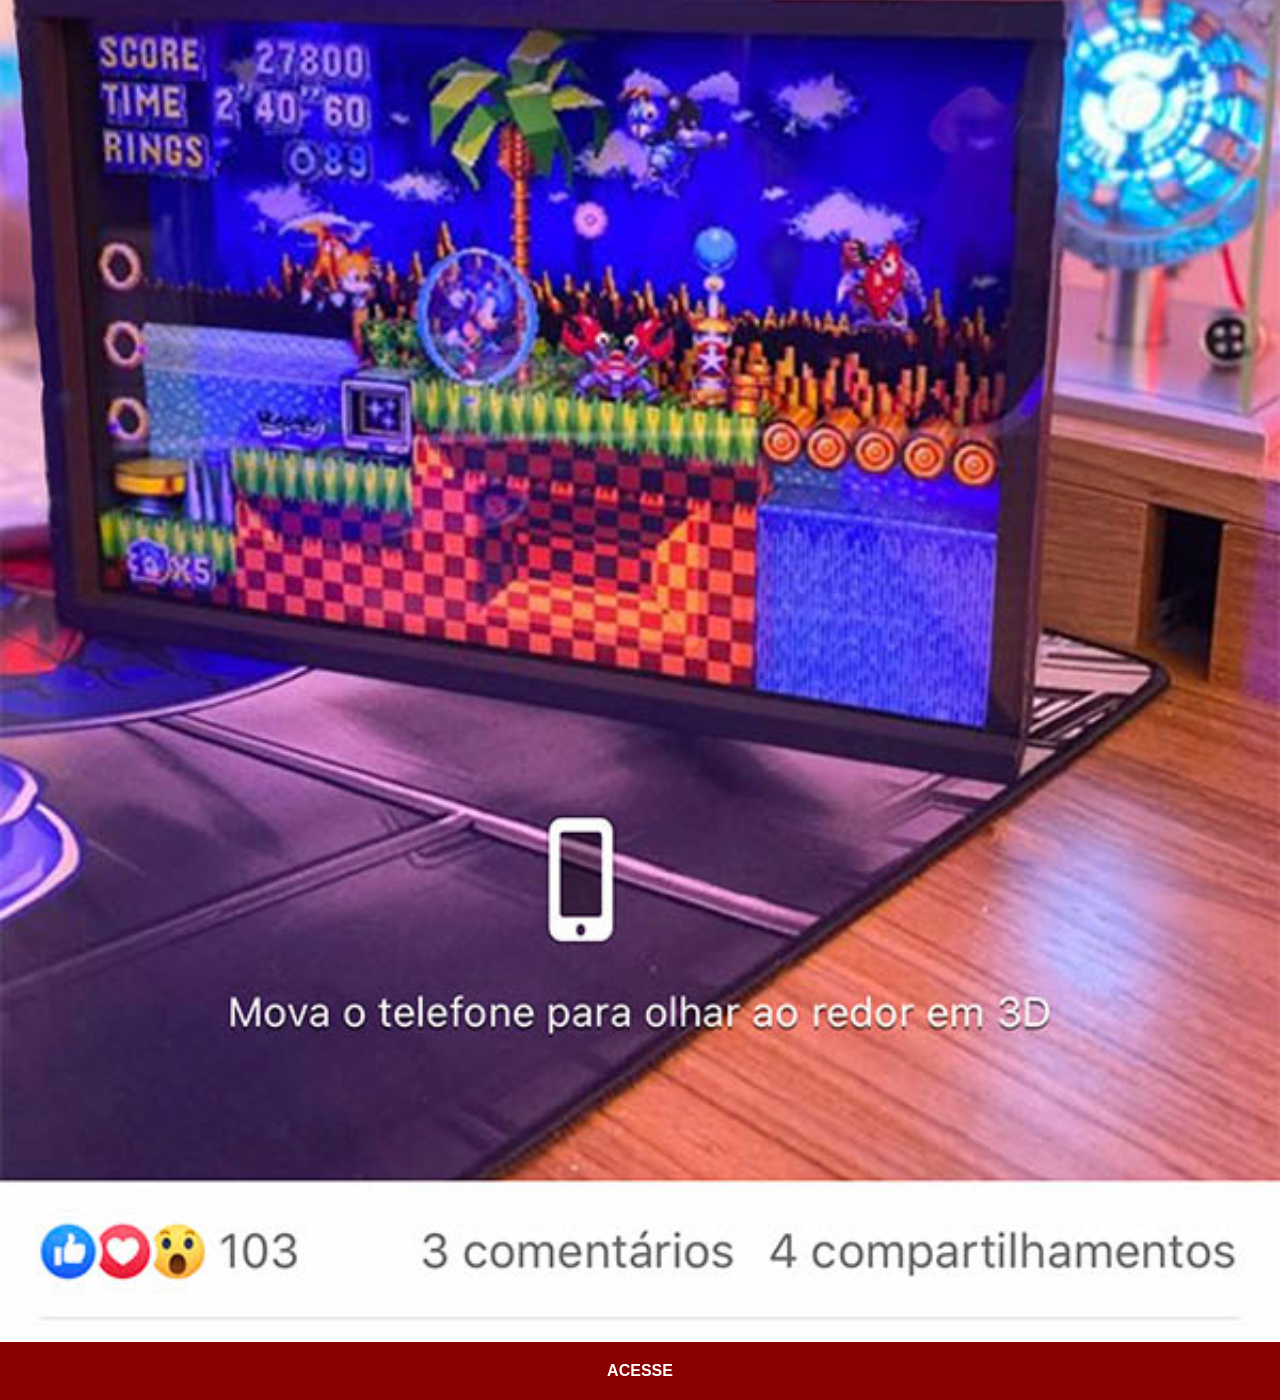
<file: youtube.html>
<!DOCTYPE html>
<html lang="pt-BR">
<head>
    <meta charset="UTF-8">
    <meta name="viewport" content="width=device-width, initial-scale=1.0">
    <link rel="stylesheet" href="estilos/social.css">
    <title>YouTube</title>

</head>
<body>
    <img src="imagens/tela-facebook.jpg" alt="Youtube">
    <a href="#">ACESSE</a>
</body>
</html>
</file>
<file: estilos/style.css>
@charset "UTF-8";

* {
    margin: 0px;
    padding: 0px;
    font-family: Arial, Helvetica, sans-serif;
}

html,
body {
    height: 100vh;
    width: 100vw;
    background-color: black;
}

body {
    background: url(../imagens/fundo-madeira.jpg) no-repeat top center;
    background-size: cover;
    background-attachment: fixed;
}

main {
    height: 100vh;
    position: relative;
}

section#fone {
    position: absolute;
    top: 50%;
    left: 50%;
    transform: translate(-50%, -50%);

    height: 627px;
    width: 311px;
    background: url(../imagens/frame-iphone.png) no-repeat;
}

iframe#tela {
    position: relative;
    top: 80px;
    left: 22px;
    width: 269px;
    height: 471px;
}

section#redes-sociais {
    text-align: right;
}

section#redes-sociais img {
    width: 50px;
    margin: 10px;
    border-radius: 50%;
    box-shadow: 2px 2px 5px rgba(0, 0, 0, 0.205);
    box-sizing: border-box;
}

section#redes-sociais img:hover {
    border: 2px solid rgba(255, 255, 255, 0.637);
    transform: translate(-3px, -3px);
    box-shadow: 5px 5px 10px rgba(0, 0, 0, 0.637);
    transition: transform .4s;
}
</file>
<file: estilos/social.css>
@charset "UTF-8";
*{
    margin: 0px;
    padding: 0px;
    font-family: Arial, Helvetica, sans-serif;
}
::-webkit-scrollbar{
    width: 0px;
    height: 0px;
}
img{
    width: 100vw;
}
a{
    display: block;
    background-color: darkred;
    color: white;
    padding: 20px;
    text-align: center;
    font-weight: bolder;
    text-decoration: none;
}
a:hover{
    background-color: red;
}
</file>
